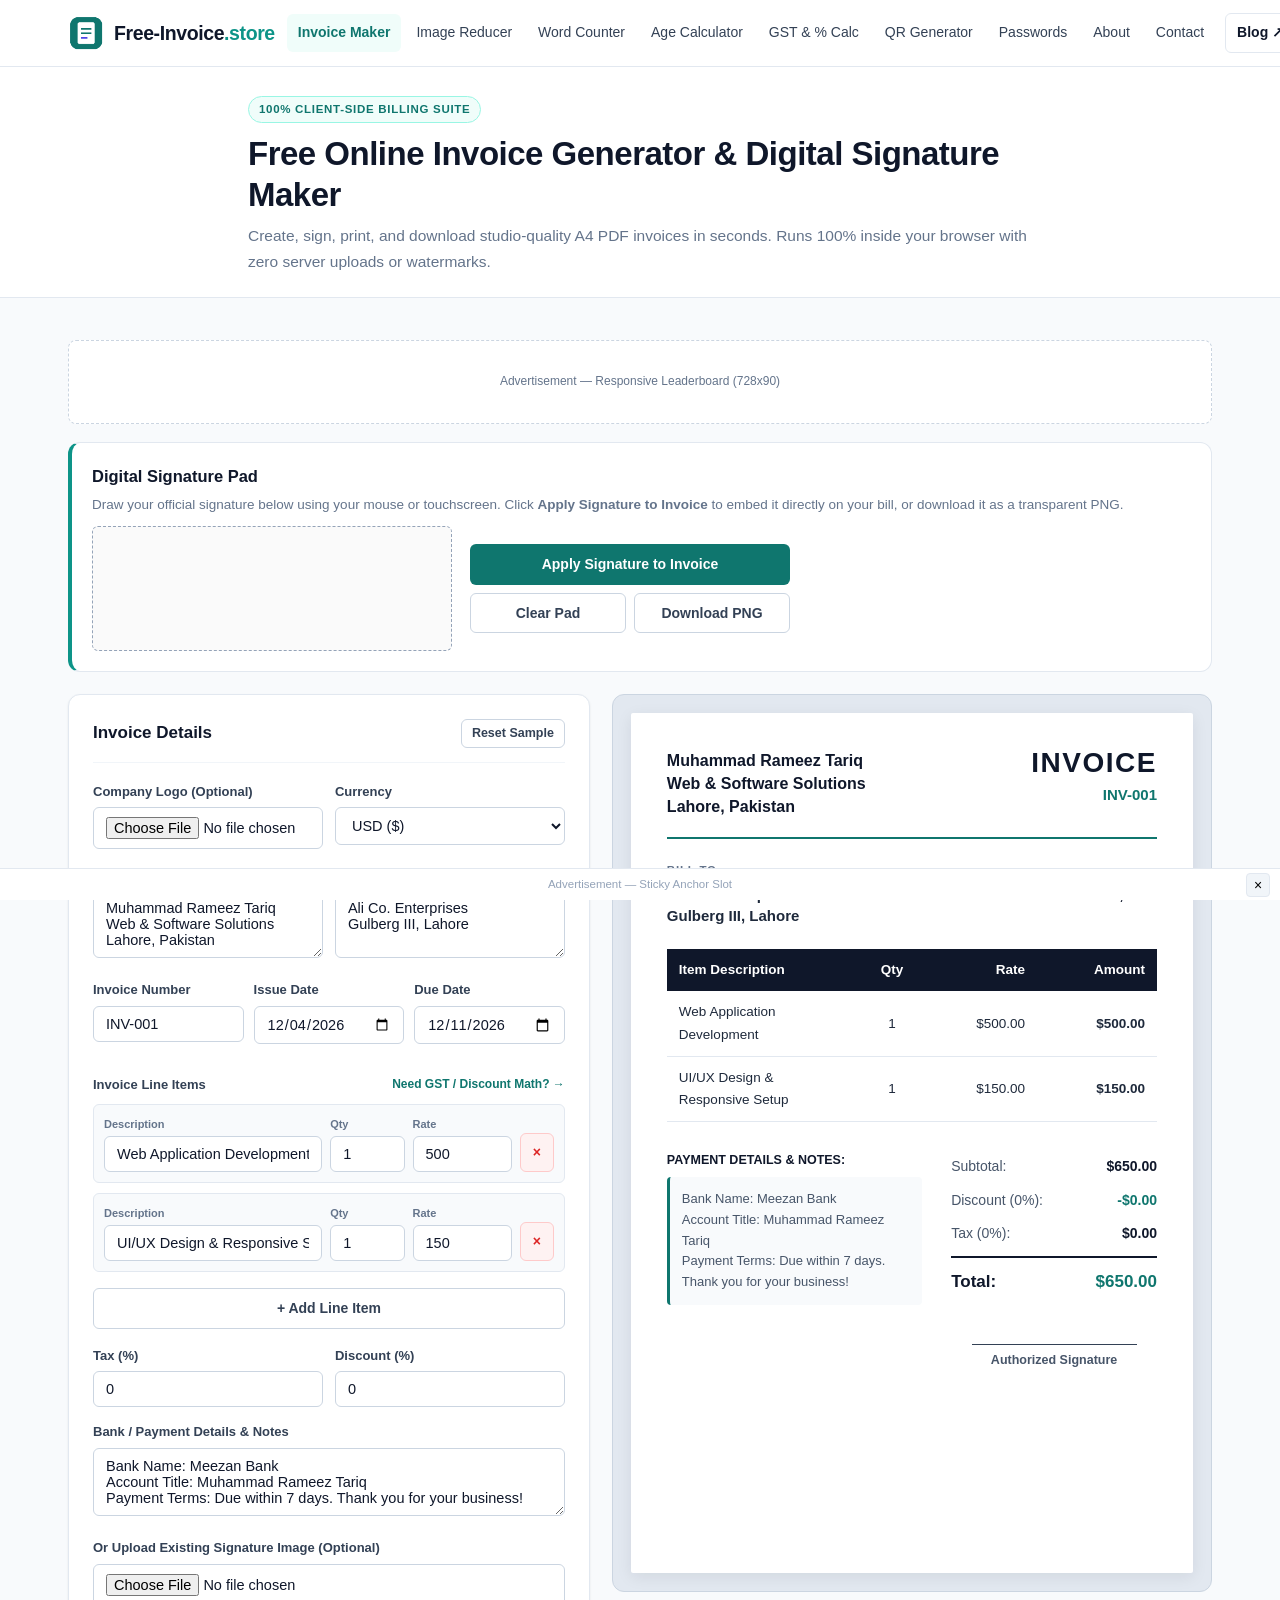
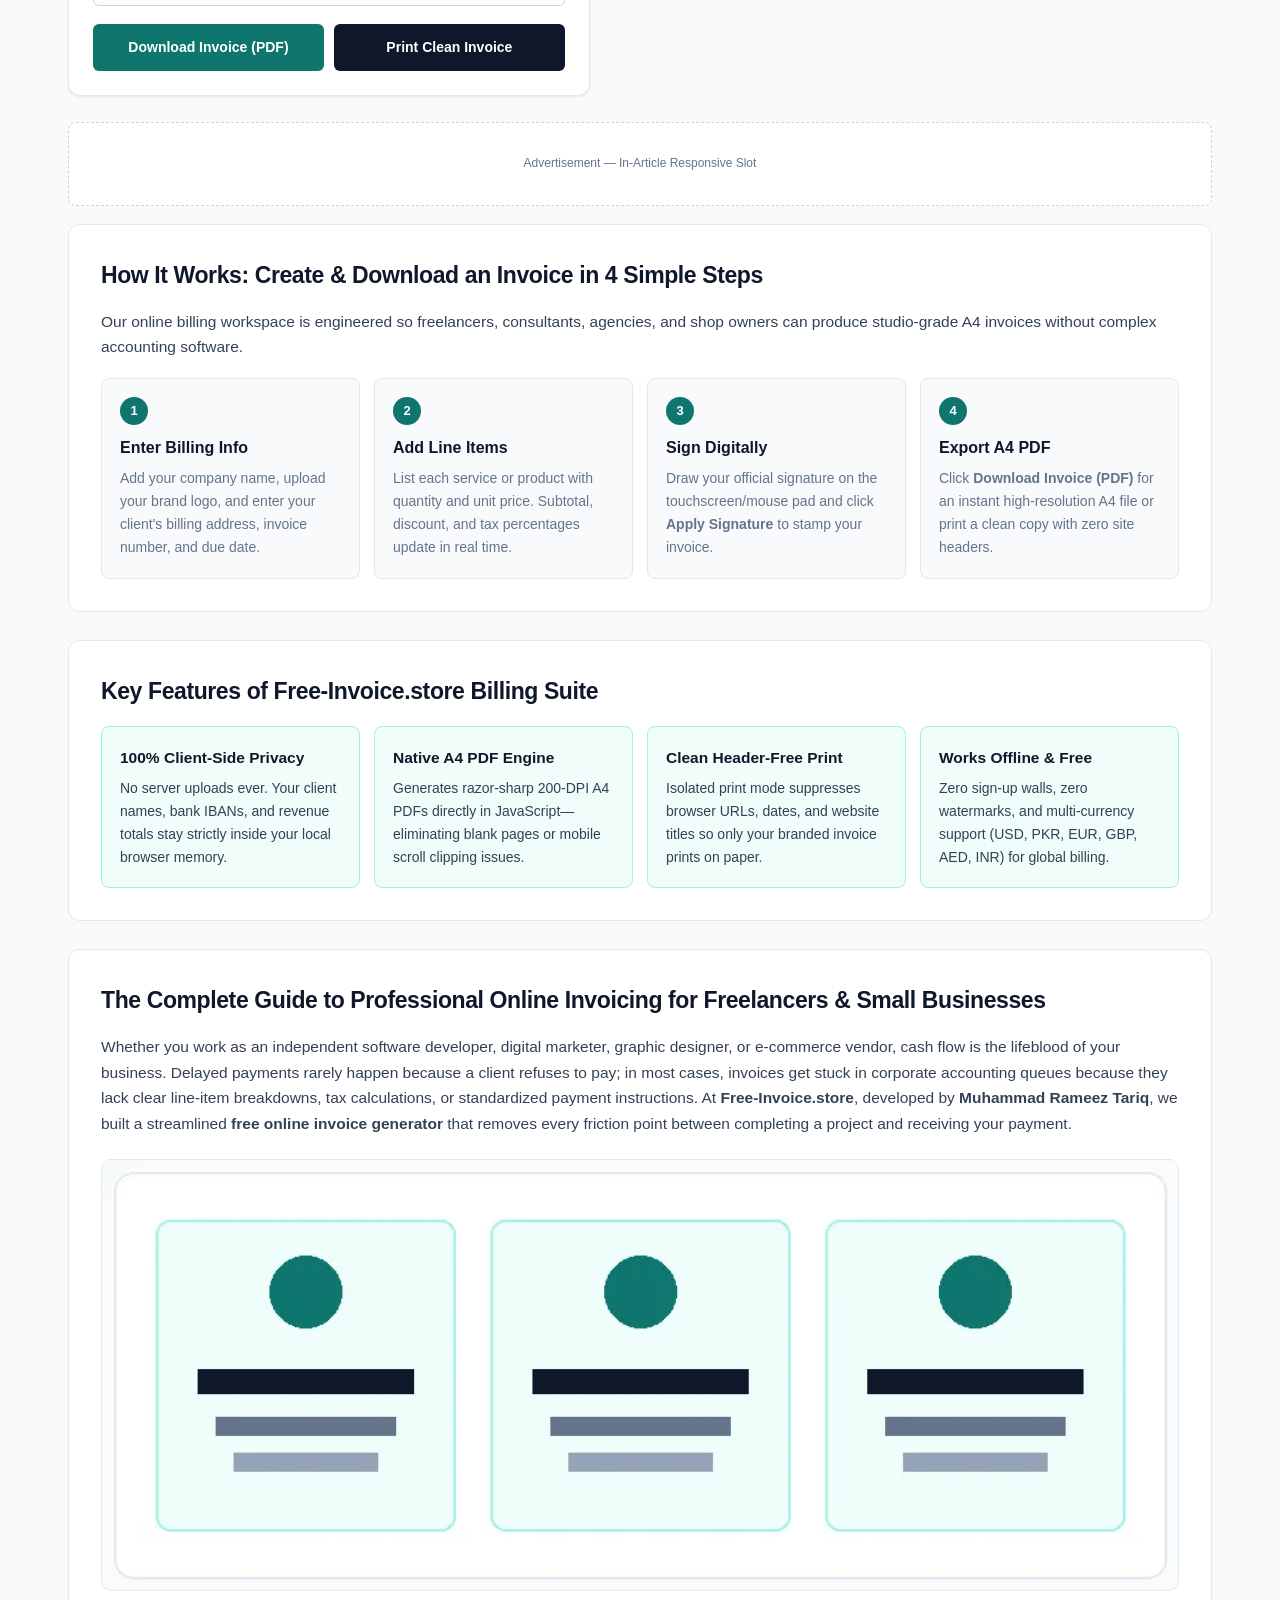
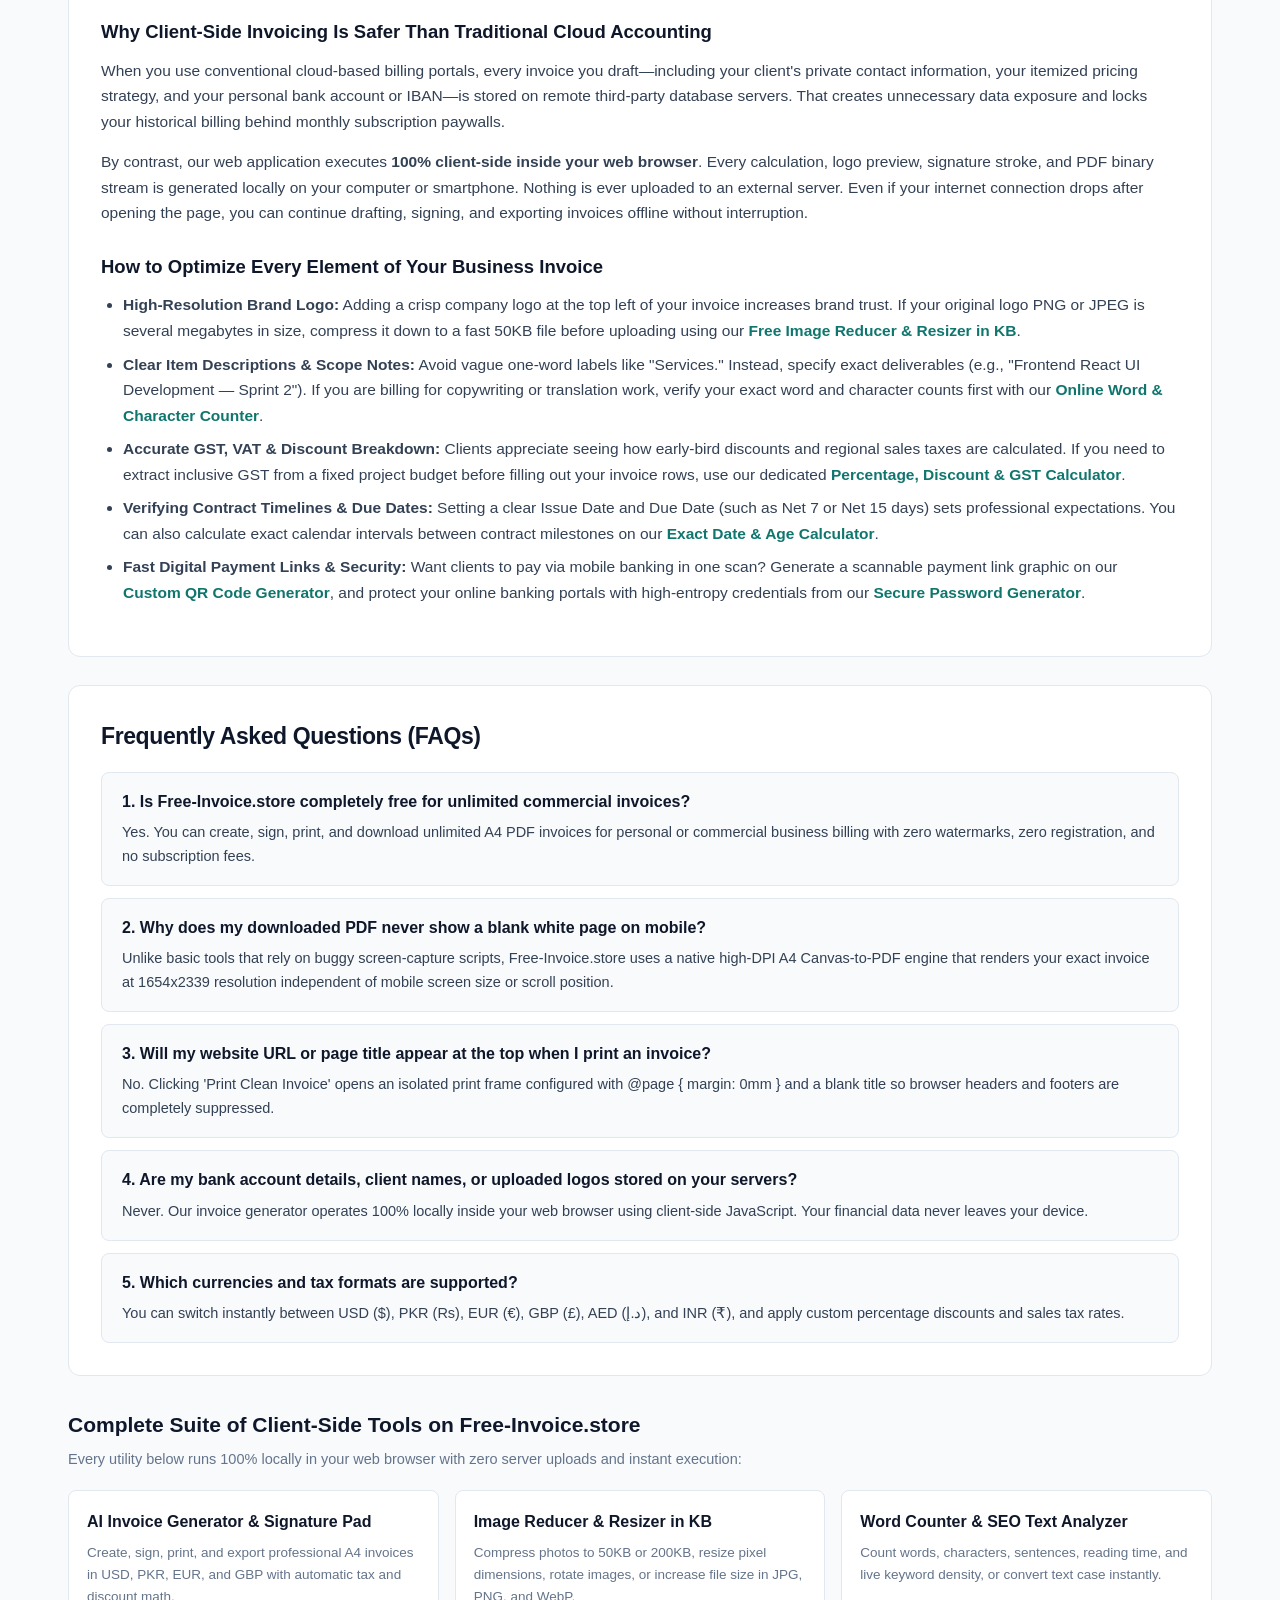
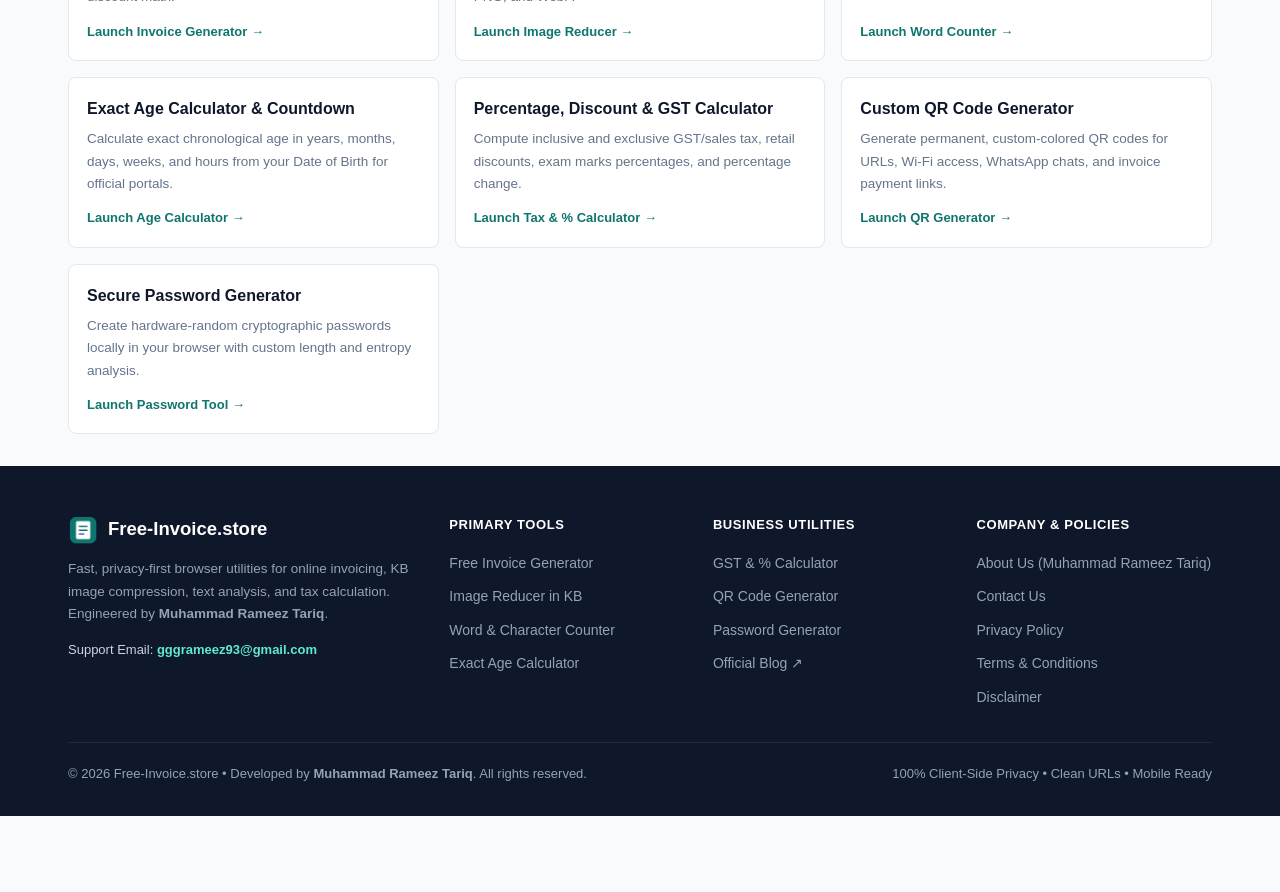
<file: index.html>
<!DOCTYPE html>
<html lang="en">
<head>
  <meta charset="UTF-8">
  <meta name="viewport" content="width=device-width, initial-scale=1.0">
  <title>Free Online Invoice Generator & PDF Maker | Free-Invoice</title>
  <meta name="description" content="Create, sign, print, and download professional A4 PDF invoices online for free. Features digital signature pad, multi-currency billing, and 100% privacy.">
  <meta name="keywords" content="free invoice generator, online invoice maker, pdf invoice generator, digital signature pad, billing software free, free-invoice.store">
  <meta name="author" content="Muhammad Rameez Tariq">
  <meta name="robots" content="index, follow">
  <link rel="canonical" href="https://free-invoice.store/" />
  <link rel="icon" type="image/png" href="logo.png">

  <!-- Open Graph (OG) Tags for WhatsApp, Facebook & LinkedIn -->
  <meta property="og:type" content="website">
  <meta property="og:title" content="Free Online Invoice Generator & PDF Maker | Free-Invoice">
  <meta property="og:description" content="Create, sign, print, and download professional A4 PDF invoices online for free. Features digital signature pad, multi-currency billing, and 100% privacy.">
  <meta property="og:url" content="https://free-invoice.store/">
  <meta property="og:site_name" content="Free-Invoice.store">
  <meta property="og:image" content="https://free-invoice.store/assets/images/og-preview.webp">

  <!-- Twitter Card Tags -->
  <meta name="twitter:card" content="summary_large_image">
  <meta name="twitter:title" content="Free Online Invoice Generator & PDF Maker | Free-Invoice">
  <meta name="twitter:description" content="Create, sign, print, and download professional A4 PDF invoices online for free. Features digital signature pad, multi-currency billing, and 100% privacy.">
  <meta name="twitter:image" content="https://free-invoice.store/assets/images/og-preview.webp">

  <link rel="stylesheet" href="assets/css/styles.css">
  
  <style>
    .sig-card {
      background: var(--bg-card);
      border: 1px solid var(--border-light);
      border-left: 4px solid var(--brand);
      border-radius: var(--radius-md);
      padding: 20px;
      margin-bottom: 22px;
    }
    .sig-layout {
      display: grid;
      grid-template-columns: auto 1fr;
      gap: 18px;
      align-items: center;
    }
    .sig-canvas {
      border: 1.5px dashed #94a3b8;
      border-radius: var(--radius-xs);
      background: #fafafa;
      cursor: crosshair;
      touch-action: none;
      width: 360px;
      height: 125px;
      max-width: 100%;
      display: block;
    }

    .invoice-workspace {
      display: grid;
      grid-template-columns: 1fr 1.15fr;
      gap: 22px;
      align-items: start;
      margin-bottom: 26px;
    }

    .item-row {
      display: grid;
      grid-template-columns: 2.2fr 0.75fr 1fr auto;
      gap: 8px;
      align-items: end;
      margin-bottom: 10px;
      background: var(--bg-page);
      padding: 10px;
      border-radius: var(--radius-xs);
      border: 1px solid var(--border-light);
    }
    .item-row .mini-label {
      display: block;
      font-size: 11px;
      font-weight: 600;
      color: var(--text-muted);
      margin-bottom: 3px;
    }

    .preview-container {
      background: #e2e8f0;
      padding: 18px;
      border-radius: var(--radius-md);
      border: 1px solid #cbd5e1;
      overflow: hidden;
    }

    .invoice-paper {
      background: #ffffff;
      color: #0f172a;
      width: 100%;
      max-width: 760px;
      min-height: 860px;
      padding: 36px;
      margin: 0 auto;
      border-radius: 2px;
      box-shadow: 0 4px 16px rgba(15, 23, 42, 0.08);
      box-sizing: border-box;
    }

    .inv-header {
      display: flex;
      justify-content: space-between;
      align-items: flex-start;
      border-bottom: 2px solid #0f766e;
      padding-bottom: 18px;
      margin-bottom: 22px;
      gap: 16px;
    }
    .inv-title {
      font-size: 28px;
      font-weight: 800;
      color: #0f172a;
      letter-spacing: 1.5px;
      line-height: 1;
    }
    .inv-meta-grid {
      display: flex;
      justify-content: space-between;
      margin-bottom: 22px;
      gap: 16px;
      flex-wrap: wrap;
    }
    .inv-table {
      width: 100%;
      border-collapse: collapse;
      margin: 18px 0;
      font-size: 13.5px;
    }
    .inv-table th {
      background: #0f172a;
      color: #ffffff;
      padding: 10px 12px;
      text-align: left;
      font-weight: 600;
    }
    .inv-table td {
      padding: 10px 12px;
      border-bottom: 1px solid #e2e8f0;
      color: #1e293b;
    }
    .inv-footer-grid {
      display: flex;
      justify-content: space-between;
      align-items: flex-start;
      margin-top: 28px;
      gap: 22px;
    }

    @media (max-width: 992px) {
      .invoice-workspace, .sig-layout {
        grid-template-columns: 1fr;
      }
      .sig-canvas {
        width: 100%;
      }
    }

    @media (max-width: 640px) {
      .item-row {
        grid-template-columns: 1fr 1fr;
      }
      .item-row .desc-col {
        grid-column: 1 / -1;
      }
      .preview-container {
        padding: 10px;
      }
      .invoice-paper {
        padding: 18px 14px;
        min-height: auto;
      }
      .inv-title {
        font-size: 22px;
      }
      .inv-footer-grid {
        flex-direction: column;
      }
      .inv-footer-col {
        width: 100% !important;
      }
      .inv-table th, .inv-table td {
        padding: 8px 6px;
        font-size: 12px;
      }
    }

    @page {
      size: A4 portrait;
      margin: 0mm;
    }
    @media print {
      html, body {
        background: #ffffff !important;
        margin: 0 !important;
        padding: 0 !important;
      }
      .no-print, .site-header, .hero-banner, .ad-container, .sig-card, .editor-card, .content-section, .tools-directory, .site-footer, .sticky-ad, #globalToast {
        display: none !important;
      }
      main.container, .invoice-workspace, .preview-container {
        display: block !important;
        padding: 0 !important;
        margin: 0 !important;
        border: none !important;
        background: transparent !important;
        max-width: 100% !important;
      }
      .invoice-paper {
        width: 100% !important;
        max-width: 100% !important;
        padding: 16mm 18mm !important;
        margin: 0 !important;
        box-shadow: none !important;
      }
    }
  </style>

  <script type="application/ld+json">
{
  "@context": "https://schema.org",
  "@type": "WebApplication",
  "name": "Free Online Invoice Generator & PDF Maker",
  "url": "https://free-invoice.store/",
  "operatingSystem": "All",
  "applicationCategory": "BusinessApplication",
  "offers": {
    "@type": "Offer",
    "price": "0",
    "priceCurrency": "USD"
  },
  "author": {
    "@type": "Person",
    "name": "Muhammad Rameez Tariq"
  }
}
</script>
  <script type="application/ld+json">
{
  "@context": "https://schema.org",
  "@type": "FAQPage",
  "mainEntity": [
    {
      "@type": "Question",
      "name": "1. Is Free-Invoice.store completely free for unlimited commercial invoices?",
      "acceptedAnswer": {
        "@type": "Answer",
        "text": "Yes. You can create, sign, print, and download unlimited A4 PDF invoices for personal or commercial business billing with zero watermarks, zero registration, and no subscription fees."
      }
    },
    {
      "@type": "Question",
      "name": "2. Why does my downloaded PDF never show a blank white page on mobile?",
      "acceptedAnswer": {
        "@type": "Answer",
        "text": "Unlike basic tools that rely on buggy screen-capture scripts, Free-Invoice.store uses a native high-DPI A4 Canvas-to-PDF engine that renders your exact invoice at 1654x2339 resolution independent of mobile screen size or scroll position."
      }
    },
    {
      "@type": "Question",
      "name": "3. Will my website URL or page title appear at the top when I print an invoice?",
      "acceptedAnswer": {
        "@type": "Answer",
        "text": "No. Clicking 'Print Clean Invoice' opens an isolated print frame configured with @page { margin: 0mm } and a blank title so browser headers and footers are completely suppressed."
      }
    },
    {
      "@type": "Question",
      "name": "4. Are my bank account details, client names, or uploaded logos stored on your servers?",
      "acceptedAnswer": {
        "@type": "Answer",
        "text": "Never. Our invoice generator operates 100% locally inside your web browser using client-side JavaScript. Your financial data never leaves your device."
      }
    },
    {
      "@type": "Question",
      "name": "5. Which currencies and tax formats are supported?",
      "acceptedAnswer": {
        "@type": "Answer",
        "text": "You can switch instantly between USD ($), PKR (Rs), EUR (\u20ac), GBP (\u00a3), AED (\u062f.\u0625), and INR (\u20b9), and apply custom percentage discounts and sales tax rates."
      }
    }
  ]
}
</script>
</head>
<body>

  <!-- Sticky Header with Original Logo & Clean Extensionless Links -->
  <header class="site-header no-print">
    <div class="container header-inner">
      <a href="/" class="brand-logo" aria-label="Free-Invoice.store Home">
        <img src="logo.png" alt="Free-Invoice.store Official Logo" width="36" height="36" onerror="this.style.display='none'; this.nextElementSibling.style.display='inline-block';">
        <svg width="34" height="34" viewBox="0 0 48 48" fill="none" style="display:none;flex-shrink:0;"><rect width="48" height="48" rx="10" fill="#0f766e"/><path d="M14 12h14l6 6v18a2 2 0 0 1-2 2H14a2 2 0 0 1-2-2V14a2 2 0 0 1 2-2z" fill="#fff"/></svg>
        <span>Free-Invoice<span class="tld">.store</span></span>
      </a>

      <nav class="desktop-nav" aria-label="Primary Navigation">
        <a href="/" class="nav-item active">Invoice Maker</a>
        <a href="/image-reducer" class="nav-item">Image Reducer</a>
        <a href="/word-counter" class="nav-item">Word Counter</a>
        <a href="/age-calculator" class="nav-item">Age Calculator</a>
        <a href="/percentage-calculator" class="nav-item">GST &amp; % Calc</a>
        <a href="/qr-code-generator" class="nav-item">QR Generator</a>
        <a href="/password-generator" class="nav-item">Passwords</a>
        <a href="/about" class="nav-item">About</a>
        <a href="/contact" class="nav-item">Contact</a>
        <a href="https://blog.free-invoice.store" target="_blank" rel="noopener" class="nav-item blog-pill">Blog &#8599;</a>
      </nav>

      <button type="button" class="mobile-toggle" onclick="toggleMobileMenu()" aria-label="Toggle Navigation Menu">
        <svg width="20" height="20" viewBox="0 0 24 24" fill="none" stroke="currentColor" stroke-width="2.2" stroke-linecap="round"><line x1="3" y1="6" x2="21" y2="6"/><line x1="3" y1="12" x2="21" y2="12"/><line x1="3" y1="18" x2="21" y2="18"/></svg>
      </button>
    </div>

    <div id="mobileDrawer" class="mobile-drawer">
      <a href="/" class="nav-item active">Invoice Generator</a>
      <a href="/image-reducer" class="nav-item">Image Reducer (KB)</a>
      <a href="/word-counter" class="nav-item">Word Counter</a>
      <a href="/age-calculator" class="nav-item">Age Calculator</a>
      <a href="/percentage-calculator" class="nav-item">GST &amp; % Calculator</a>
      <a href="/qr-code-generator" class="nav-item">QR Code Generator</a>
      <a href="/password-generator" class="nav-item">Password Generator</a>
      <a href="/about" class="nav-item">About Us</a>
      <a href="/contact" class="nav-item">Contact Us</a>
      <a href="https://blog.free-invoice.store" target="_blank" rel="noopener" class="nav-item blog-pill">Official Blog &#8599;</a>
    </div>
  </header>

  <!-- Static HTML Core Hero Banner (Crawlable H1 & Intro Text) -->
  <section class="hero-banner no-print">
    <div class="container hero-inner">
      <span class="hero-tag">100% Client-Side Billing Suite</span>
      <h1>Free Online Invoice Generator & Digital Signature Maker</h1>
      <p>Create, sign, print, and download studio-quality A4 PDF invoices in seconds. Runs 100% inside your browser with zero server uploads or watermarks.</p>
    </div>
  </section>

  <!-- Top AdSense Slot -->
  <div class="container no-print">
    <div class="ad-container" aria-label="Advertisement">
      <span>Advertisement — Responsive Leaderboard (728x90)</span>
    </div>
  </div>

  <!-- Main Interactive Tool + Static SEO Content -->
  <main class="container">
    
  <!-- Digital Signature Pad -->
  <div class="sig-card no-print">
    <div style="margin-bottom:10px;">
      <h2 style="margin:0 0 4px;font-size:16.5px;font-weight:700;color:var(--text-primary);">Digital Signature Pad</h2>
      <p style="margin:0;font-size:13.5px;color:var(--text-muted);">Draw your official signature below using your mouse or touchscreen. Click <strong>Apply Signature to Invoice</strong> to embed it directly on your bill, or download it as a transparent PNG.</p>
    </div>
    <div class="sig-layout">
      <canvas id="sig-canvas" class="sig-canvas" width="360" height="125"></canvas>
      <div style="display:flex;flex-direction:column;gap:8px;max-width:320px;">
        <button type="button" class="btn btn-primary" onclick="applySignatureToInvoice()">Apply Signature to Invoice</button>
        <div style="display:grid;grid-template-columns:1fr 1fr;gap:8px;">
          <button type="button" class="btn btn-outline" onclick="clearSignature()">Clear Pad</button>
          <button type="button" class="btn btn-outline" onclick="downloadSignature()">Download PNG</button>
        </div>
      </div>
    </div>
  </div>

  <!-- Main Editor + Live Preview -->
  <div class="invoice-workspace">
    <!-- Left Editor Form -->
    <div class="card editor-card no-print" style="margin-bottom:0;">
      <div class="card-header">
        <h2 class="card-title">Invoice Details</h2>
        <button type="button" class="btn btn-outline" style="padding:5px 10px;font-size:12.5px;" onclick="resetInvoiceForm()">Reset Sample</button>
      </div>

      <div class="grid-2" style="gap:12px;">
        <div class="form-group">
          <label class="form-label" for="input-logo">Company Logo (Optional)</label>
          <input type="file" id="input-logo" class="form-control" accept="image/*" onchange="uploadImage(event, 'prev-logo')">
        </div>
        <div class="form-group">
          <label class="form-label" for="input-curr">Currency</label>
          <select id="input-curr" class="form-control" onchange="updatePreview()">
            <option value="$">USD ($)</option>
            <option value="Rs ">PKR (Rs)</option>
            <option value="€">EUR (€)</option>
            <option value="£">GBP (£)</option>
            <option value="AED ">AED (د.إ)</option>
            <option value="₹">INR (₹)</option>
          </select>
        </div>
      </div>

      <div class="grid-2" style="gap:12px;">
        <div class="form-group">
          <label class="form-label" for="input-from">From (Your Name / Company)</label>
          <textarea id="input-from" class="form-control" rows="3" oninput="updatePreview()">Muhammad Rameez Tariq
Web & Software Solutions
Lahore, Pakistan</textarea>
        </div>
        <div class="form-group">
          <label class="form-label" for="input-to">Bill To (Client Name &amp; Address)</label>
          <textarea id="input-to" class="form-control" rows="3" oninput="updatePreview()">Ali Co. Enterprises
Gulberg III, Lahore</textarea>
        </div>
      </div>

      <div class="grid-3" style="gap:10px;">
        <div class="form-group">
          <label class="form-label" for="input-inv">Invoice Number</label>
          <input type="text" id="input-inv" class="form-control" value="INV-001" oninput="updatePreview()">
        </div>
        <div class="form-group">
          <label class="form-label" for="input-date">Issue Date</label>
          <input type="date" id="input-date" class="form-control" oninput="updatePreview()">
        </div>
        <div class="form-group">
          <label class="form-label" for="input-due">Due Date</label>
          <input type="date" id="input-due" class="form-control" oninput="updatePreview()">
        </div>
      </div>

      <!-- Line Items Section -->
      <div style="margin:16px 0;">
        <div style="display:flex;justify-content:space-between;align-items:center;margin-bottom:8px;flex-wrap:wrap;gap:6px;">
          <label class="form-label" style="margin:0;">Invoice Line Items</label>
          <a href="/percentage-calculator" style="font-size:12px;font-weight:600;">Need GST / Discount Math? &rarr;</a>
        </div>
        <div id="items-wrapper"></div>
        <button type="button" class="btn btn-outline btn-block" style="margin-top:6px;" onclick="addItem()">+ Add Line Item</button>
      </div>

      <div class="grid-2" style="gap:12px;">
        <div class="form-group">
          <label class="form-label" for="input-tax">Tax (%)</label>
          <input type="number" id="input-tax" class="form-control" value="0" min="0" step="0.1" oninput="updatePreview()">
        </div>
        <div class="form-group">
          <label class="form-label" for="input-disc">Discount (%)</label>
          <input type="number" id="input-disc" class="form-control" value="0" min="0" step="0.1" oninput="updatePreview()">
        </div>
      </div>

      <div class="form-group">
        <label class="form-label" for="input-bank">Bank / Payment Details &amp; Notes</label>
        <textarea id="input-bank" class="form-control" rows="3" placeholder="Bank Name: Meezan Bank&#10;Account No: 123456789&#10;IBAN: PK..." oninput="updatePreview()">Bank Name: Meezan Bank
Account Title: Muhammad Rameez Tariq
Payment Terms: Due within 7 days. Thank you for your business!</textarea>
      </div>

      <div class="form-group">
        <label class="form-label" for="input-sign">Or Upload Existing Signature Image (Optional)</label>
        <input type="file" id="input-sign" class="form-control" accept="image/*" onchange="uploadImage(event, 'prev-sign')">
      </div>

      <!-- Action Buttons -->
      <div class="grid-2" style="gap:10px;margin-top:18px;">
        <button type="button" id="pdfDownloadBtn" class="btn btn-primary" style="padding:13px;" onclick="downloadPDF()">Download Invoice (PDF)</button>
        <button type="button" class="btn btn-dark" style="padding:13px;" onclick="printInvoice()">Print Clean Invoice</button>
      </div>
    </div>

    <!-- Right Live Invoice Paper Preview -->
    <div class="preview-container">
      <div class="invoice-paper" id="invoice-preview">
        <div class="inv-header">
          <div>
            <img id="prev-logo" style="max-height:64px;display:none;margin-bottom:10px;" alt="Uploaded Company Logo">
            <div id="prev-from" style="font-weight:700;font-size:16px;white-space:pre-line;line-height:1.45;color:#0f172a;">Muhammad Rameez Tariq</div>
          </div>
          <div style="text-align:right;">
            <div class="inv-title">INVOICE</div>
            <div style="color:#0f766e;font-weight:700;font-size:15px;margin-top:6px;" id="prev-inv">INV-001</div>
          </div>
        </div>

        <div class="inv-meta-grid">
          <div>
            <div style="font-size:11.5px;text-transform:uppercase;letter-spacing:0.8px;color:#64748b;font-weight:700;margin-bottom:4px;">Bill To:</div>
            <div id="prev-to" style="font-size:15px;white-space:pre-line;color:#1e293b;font-weight:600;line-height:1.45;">Ali Co. Enterprises</div>
          </div>
          <div style="text-align:right;font-size:13.5px;line-height:1.75;color:#334155;">
            <div><strong style="color:#64748b;">Issue Date:</strong> <span id="prev-date" style="font-weight:600;color:#0f172a;"></span></div>
            <div><strong style="color:#64748b;">Due Date:</strong> <span id="prev-due" style="font-weight:600;color:#0f172a;"></span></div>
          </div>
        </div>

        <table class="inv-table">
          <thead>
            <tr>
              <th>Item Description</th>
              <th style="text-align:center;width:70px;">Qty</th>
              <th style="text-align:right;width:110px;">Rate</th>
              <th style="text-align:right;width:120px;">Amount</th>
            </tr>
          </thead>
          <tbody id="prev-items-body"></tbody>
        </table>

        <div class="inv-footer-grid">
          <div class="inv-footer-col" style="width:52%;">
            <div style="font-size:12.5px;font-weight:700;text-transform:uppercase;color:#0f172a;margin-bottom:6px;">Payment Details &amp; Notes:</div>
            <div id="prev-bank" style="white-space:pre-line;font-size:13px;color:#475569;line-height:1.6;background:#f8fafc;padding:12px;border-radius:4px;border-left:3px solid #0f766e;"></div>
          </div>

          <div class="inv-footer-col" style="width:42%;">
            <div style="font-size:14px;">
              <div style="display:flex;justify-content:space-between;padding:5px 0;color:#475569;">
                <span>Subtotal:</span>
                <span id="prev-subtotal" style="font-weight:600;color:#0f172a;">$0.00</span>
              </div>
              <div style="display:flex;justify-content:space-between;padding:5px 0;color:#475569;">
                <span>Discount (<span id="prev-disc-lbl">0</span>%):</span>
                <span id="prev-disc-amt" style="color:#0f766e;font-weight:600;">-$0.00</span>
              </div>
              <div style="display:flex;justify-content:space-between;padding:5px 0;color:#475569;">
                <span>Tax (<span id="prev-tax-lbl">0</span>%):</span>
                <span id="prev-tax-amt" style="font-weight:600;color:#0f172a;">$0.00</span>
              </div>
              <div style="display:flex;justify-content:space-between;padding:10px 0;margin-top:6px;border-top:2px solid #0f172a;font-size:17px;font-weight:800;color:#0f172a;">
                <span>Total:</span>
                <span id="prev-total" style="color:#0f766e;">$0.00</span>
              </div>
            </div>

            <div style="margin-top:38px;text-align:center;">
              <img id="prev-sign" style="max-height:58px;display:none;margin:0 auto 6px auto;" alt="Authorized Digital Signature">
              <div style="border-top:1px solid #334155;display:inline-block;padding-top:5px;width:165px;font-size:12.5px;font-weight:600;color:#475569;">Authorized Signature</div>
            </div>
          </div>
        </div>
      </div>
    </div>
  </div>

  <script>
    const canvas = document.getElementById('sig-canvas');
    const ctx = canvas.getContext('2d');
    let isDrawing = false;

    ctx.strokeStyle = '#0f172a';
    ctx.lineWidth = 2.2;
    ctx.lineJoin = 'round';
    ctx.lineCap = 'round';

    function getPos(e) {
      const rect = canvas.getBoundingClientRect();
      const scaleX = canvas.width / rect.width;
      const scaleY = canvas.height / rect.height;
      const clientX = e.touches ? e.touches[0].clientX : e.clientX;
      const clientY = e.touches ? e.touches[0].clientY : e.clientY;
      return {
        x: (clientX - rect.left) * scaleX,
        y: (clientY - rect.top) * scaleY
      };
    }

    canvas.addEventListener('mousedown', (e) => { isDrawing = true; const p = getPos(e); ctx.beginPath(); ctx.moveTo(p.x, p.y); });
    canvas.addEventListener('mousemove', (e) => {
      if (!isDrawing) return;
      const p = getPos(e);
      ctx.lineTo(p.x, p.y);
      ctx.stroke();
    });
    canvas.addEventListener('mouseup', () => { isDrawing = false; ctx.beginPath(); });
    canvas.addEventListener('mouseout', () => { isDrawing = false; ctx.beginPath(); });

    canvas.addEventListener('touchstart', (e) => { isDrawing = true; const p = getPos(e); ctx.beginPath(); ctx.moveTo(p.x, p.y); e.preventDefault(); }, {passive: false});
    canvas.addEventListener('touchmove', (e) => {
      if (!isDrawing) return;
      const p = getPos(e);
      ctx.lineTo(p.x, p.y);
      ctx.stroke();
      e.preventDefault();
    }, {passive: false});
    canvas.addEventListener('touchend', () => { isDrawing = false; ctx.beginPath(); });

    function clearSignature() {
      ctx.clearRect(0, 0, canvas.width, canvas.height);
      showToast('Signature pad cleared.');
    }

    function downloadSignature() {
      const link = document.createElement('a');
      link.download = 'signature.png';
      link.href = canvas.toDataURL('image/png');
      link.click();
      showToast('Signature PNG downloaded.');
    }

    function applySignatureToInvoice() {
      const dataURL = canvas.toDataURL('image/png');
      const imgElement = document.getElementById('prev-sign');
      imgElement.src = dataURL;
      imgElement.style.display = 'block';
      showToast('Signature added to invoice.');
    }

    const today = new Date();
    const nextWeek = new Date(today.getTime() + 7 * 24 * 60 * 60 * 1000);
    document.getElementById('input-date').valueAsDate = today;
    document.getElementById('input-due').valueAsDate = nextWeek;

    function uploadImage(event, targetId) {
      const file = event.target.files[0];
      if (file) {
        const reader = new FileReader();
        reader.onload = function(e) {
          const imgElement = document.getElementById(targetId);
          imgElement.src = e.target.result;
          imgElement.style.display = 'block';
        };
        reader.readAsDataURL(file);
      }
    }

    function addItem(desc = '', qty = 1, rate = 0) {
      const wrapper = document.getElementById('items-wrapper');
      const row = document.createElement('div');
      row.className = 'item-row';
      row.innerHTML = `
        <div class="desc-col">
          <span class="mini-label">Description</span>
          <input type="text" class="form-control item-desc" placeholder="Service or product" value="${desc}" oninput="updatePreview()">
        </div>
        <div>
          <span class="mini-label">Qty</span>
          <input type="number" class="form-control item-qty" value="${qty}" min="1" oninput="updatePreview()">
        </div>
        <div>
          <span class="mini-label">Rate</span>
          <input type="number" class="form-control item-rate" value="${rate}" min="0" step="0.01" oninput="updatePreview()">
        </div>
        <div>
          <button type="button" class="btn btn-danger" style="padding:9px 12px;" onclick="this.closest('.item-row').remove(); updatePreview();" title="Remove">&times;</button>
        </div>
      `;
      wrapper.appendChild(row);
      updatePreview();
    }

    function updatePreview() {
      const curr = document.getElementById('input-curr').value;
      document.getElementById('prev-from').innerText = document.getElementById('input-from').value;
      document.getElementById('prev-to').innerText = document.getElementById('input-to').value;
      document.getElementById('prev-inv').innerText = document.getElementById('input-inv').value;
      document.getElementById('prev-bank').innerText = document.getElementById('input-bank').value;

      const dateVal = document.getElementById('input-date').value;
      const dueVal = document.getElementById('input-due').value;
      if (dateVal) {
        document.getElementById('prev-date').innerText = new Date(dateVal + 'T00:00:00').toLocaleDateString('en-US', { year: 'numeric', month: 'short', day: 'numeric' });
      }
      if (dueVal) {
        document.getElementById('prev-due').innerText = new Date(dueVal + 'T00:00:00').toLocaleDateString('en-US', { year: 'numeric', month: 'short', day: 'numeric' });
      }

      const itemRows = document.querySelectorAll('.item-row');
      const tbody = document.getElementById('prev-items-body');
      tbody.innerHTML = '';
      let subtotal = 0;

      itemRows.forEach(row => {
        const desc = row.querySelector('.item-desc').value;
        const qty = parseFloat(row.querySelector('.item-qty').value) || 0;
        const rate = parseFloat(row.querySelector('.item-rate').value) || 0;
        const amount = qty * rate;
        subtotal += amount;

        if (desc || amount > 0) {
          const tr = document.createElement('tr');
          tr.innerHTML = `
            <td style="font-weight:500;">${desc || 'Item'}</td>
            <td style="text-align:center;">${qty}</td>
            <td style="text-align:right;">${curr}${rate.toFixed(2)}</td>
            <td style="text-align:right;font-weight:700;">${curr}${amount.toFixed(2)}</td>
          `;
          tbody.appendChild(tr);
        }
      });

      const discPercent = parseFloat(document.getElementById('input-disc').value) || 0;
      const discAmount = (subtotal * discPercent) / 100;
      const afterDisc = Math.max(0, subtotal - discAmount);

      const taxPercent = parseFloat(document.getElementById('input-tax').value) || 0;
      const taxAmount = (afterDisc * taxPercent) / 100;
      const grandTotal = afterDisc + taxAmount;

      document.getElementById('prev-subtotal').innerText = `${curr}${subtotal.toFixed(2)}`;
      document.getElementById('prev-disc-lbl').innerText = discPercent;
      document.getElementById('prev-disc-amt').innerText = `-${curr}${discAmount.toFixed(2)}`;
      document.getElementById('prev-tax-lbl').innerText = taxPercent;
      document.getElementById('prev-tax-amt').innerText = `${curr}${taxAmount.toFixed(2)}`;
      document.getElementById('prev-total').innerText = `${curr}${grandTotal.toFixed(2)}`;
    }

    function resetInvoiceForm() {
      document.getElementById('items-wrapper').innerHTML = '';
      addItem('Web Application Development', 1, 500);
      addItem('UI/UX Design & Responsive Setup', 1, 150);
      showToast('Sample invoice restored.');
    }

    function renderInvoiceToA4Canvas() {
      const W = 1654;
      const H = 2339;
      const c = document.createElement('canvas');
      c.width = W;
      c.height = H;
      const g = c.getContext('2d');

      g.fillStyle = '#ffffff';
      g.fillRect(0, 0, W, H);

      const pad = 110;
      let y = pad;

      const logoImg = document.getElementById('prev-logo');
      if (logoImg && logoImg.style.display !== 'none' && logoImg.src && logoImg.naturalWidth > 0) {
        const maxH = 110;
        const ratio = logoImg.naturalWidth / logoImg.naturalHeight;
        const drawW = Math.min(340, maxH * ratio);
        g.drawImage(logoImg, pad, y, drawW, maxH);
        y += maxH + 22;
      }

      g.fillStyle = '#0f172a';
      g.font = '800 58px Inter, Arial, sans-serif';
      g.textAlign = 'right';
      g.fillText('INVOICE', W - pad, pad + 52);

      const invNum = document.getElementById('input-inv').value || 'INV-001';
      g.fillStyle = '#0f766e';
      g.font = '700 30px Inter, Arial, sans-serif';
      g.fillText(invNum, W - pad, pad + 98);

      g.textAlign = 'left';
      const fromLines = (document.getElementById('input-from').value || '').split('\n');
      fromLines.forEach((line, idx) => {
        g.font = idx === 0 ? '700 31px Inter, Arial, sans-serif' : '500 25px Inter, Arial, sans-serif';
        g.fillStyle = idx === 0 ? '#0f172a' : '#334155';
        g.fillText(line, pad, y + 30);
        y += 38;
      });

      y = Math.max(y + 24, pad + 140);

      g.strokeStyle = '#0f766e';
      g.lineWidth = 4;
      g.beginPath();
      g.moveTo(pad, y);
      g.lineTo(W - pad, y);
      g.stroke();

      y += 50;

      const metaStartY = y;
      g.fillStyle = '#64748b';
      g.font = '700 22px Inter, Arial, sans-serif';
      g.textAlign = 'left';
      g.fillText('BILL TO:', pad, y);
      y += 36;

      const toLines = (document.getElementById('input-to').value || '').split('\n');
      toLines.forEach((line, idx) => {
        g.font = idx === 0 ? '700 29px Inter, Arial, sans-serif' : '500 25px Inter, Arial, sans-serif';
        g.fillStyle = idx === 0 ? '#0f172a' : '#334155';
        g.fillText(line, pad, y);
        y += 36;
      });

      const issueTxt = document.getElementById('prev-date').innerText || '';
      const dueTxt = document.getElementById('prev-due').innerText || '';
      g.textAlign = 'right';
      g.font = '600 25px Inter, Arial, sans-serif';
      g.fillStyle = '#475569';
      g.fillText('Issue Date:  ' + issueTxt, W - pad, metaStartY + 10);
      g.fillText('Due Date:  ' + dueTxt, W - pad, metaStartY + 50);

      y = Math.max(y + 36, metaStartY + 110);

      const tableW = W - pad * 2;
      const colQtyX = pad + tableW * 0.58;
      const colRateX = pad + tableW * 0.78;
      const colAmtX = W - pad - 24;

      g.fillStyle = '#0f172a';
      g.fillRect(pad, y, tableW, 64);

      g.fillStyle = '#ffffff';
      g.font = '700 25px Inter, Arial, sans-serif';
      g.textAlign = 'left';
      g.fillText('Item Description', pad + 24, y + 41);
      g.textAlign = 'center';
      g.fillText('Qty', colQtyX, y + 41);
      g.textAlign = 'right';
      g.fillText('Rate', colRateX, y + 41);
      g.fillText('Amount', colAmtX, y + 41);

      y += 64;

      const curr = document.getElementById('input-curr').value;
      const itemRows = document.querySelectorAll('.item-row');
      let subtotal = 0;

      itemRows.forEach((row) => {
        const desc = row.querySelector('.item-desc').value || 'Item';
        const qty = parseFloat(row.querySelector('.item-qty').value) || 0;
        const rate = parseFloat(row.querySelector('.item-rate').value) || 0;
        const amount = qty * rate;
        subtotal += amount;

        const rowH = 66;
        g.fillStyle = '#1e293b';
        g.font = '500 25px Inter, Arial, sans-serif';
        g.textAlign = 'left';
        g.fillText(desc.substring(0, 52), pad + 24, y + 42);

        g.textAlign = 'center';
        g.fillText(String(qty), colQtyX, y + 42);

        g.textAlign = 'right';
        g.fillText(curr + rate.toFixed(2), colRateX, y + 42);

        g.font = '700 25px Inter, Arial, sans-serif';
        g.fillText(curr + amount.toFixed(2), colAmtX, y + 42);

        g.strokeStyle = '#e2e8f0';
        g.lineWidth = 2;
        g.beginPath();
        g.moveTo(pad, y + rowH);
        g.lineTo(W - pad, y + rowH);
        g.stroke();

        y += rowH;
      });

      y += 60;
      const footerTopY = y;

      const bankText = document.getElementById('input-bank').value || '';
      if (bankText.trim()) {
        g.textAlign = 'left';
        g.fillStyle = '#0f172a';
        g.font = '700 24px Inter, Arial, sans-serif';
        g.fillText('PAYMENT DETAILS & NOTES:', pad, y);

        g.font = '500 22px Inter, Arial, sans-serif';
        const maxBoxW = tableW * 0.48 - 40;
        const wrappedBankLines = [];
        bankText.split('\n').forEach((rawLine) => {
          const words = rawLine.split(' ');
          let currLine = '';
          words.forEach((w) => {
            const testLine = currLine ? currLine + ' ' + w : w;
            if (g.measureText(testLine).width > maxBoxW && currLine) {
              wrappedBankLines.push(currLine);
              currLine = w;
            } else {
              currLine = testLine;
            }
          });
          wrappedBankLines.push(currLine);
        });

        const boxH = Math.max(120, wrappedBankLines.length * 34 + 36);
        g.fillStyle = '#f8fafc';
        g.fillRect(pad, y + 18, tableW * 0.48, boxH);
        g.fillStyle = '#0f766e';
        g.fillRect(pad, y + 18, 6, boxH);

        g.fillStyle = '#475569';
        let by = y + 52;
        wrappedBankLines.forEach((bline) => {
          g.fillText(bline, pad + 24, by);
          by += 34;
        });
      }

      const discPercent = parseFloat(document.getElementById('input-disc').value) || 0;
      const discAmount = (subtotal * discPercent) / 100;
      const afterDisc = Math.max(0, subtotal - discAmount);
      const taxPercent = parseFloat(document.getElementById('input-tax').value) || 0;
      const taxAmount = (afterDisc * taxPercent) / 100;
      const grandTotal = afterDisc + taxAmount;

      const rightColLeft = pad + tableW * 0.58;
      let ty = footerTopY;

      function drawTotalLine(label, val, isBold, color) {
        g.textAlign = 'left';
        g.font = isBold ? '800 32px Inter, Arial, sans-serif' : '500 26px Inter, Arial, sans-serif';
        g.fillStyle = isBold ? '#0f172a' : '#475569';
        g.fillText(label, rightColLeft, ty);

        g.textAlign = 'right';
        g.fillStyle = color || (isBold ? '#0f766e' : '#0f172a');
        g.font = isBold ? '800 34px Inter, Arial, sans-serif' : '600 26px Inter, Arial, sans-serif';
        g.fillText(val, W - pad, ty);
        ty += 46;
      }

      drawTotalLine('Subtotal:', curr + subtotal.toFixed(2), false);
      drawTotalLine('Discount (' + discPercent + '%):', '-' + curr + discAmount.toFixed(2), false, '#0f766e');
      drawTotalLine('Tax (' + taxPercent + '%):', curr + taxAmount.toFixed(2), false);

      g.strokeStyle = '#0f172a';
      g.lineWidth = 3;
      g.beginPath();
      g.moveTo(rightColLeft, ty - 22);
      g.lineTo(W - pad, ty - 22);
      g.stroke();
      ty += 16;

      drawTotalLine('Total:', curr + grandTotal.toFixed(2), true, '#0f766e');

      ty += 85;
      const signImg = document.getElementById('prev-sign');
      const sigCenterX = rightColLeft + (W - pad - rightColLeft) / 2;
      if (signImg && signImg.style.display !== 'none' && signImg.src && signImg.naturalWidth > 0) {
        const sH = 95;
        const sW = Math.min(300, (signImg.naturalWidth / signImg.naturalHeight) * sH);
        g.drawImage(signImg, sigCenterX - sW / 2, ty - sH - 10, sW, sH);
      }

      g.strokeStyle = '#334155';
      g.lineWidth = 2;
      g.beginPath();
      g.moveTo(sigCenterX - 160, ty);
      g.lineTo(sigCenterX + 160, ty);
      g.stroke();

      g.textAlign = 'center';
      g.fillStyle = '#475569';
      g.font = '600 23px Inter, Arial, sans-serif';
      g.fillText('Authorized Signature', sigCenterX, ty + 34);

      return c;
    }

    function jpegDataUrlToPdfBlob(jpegDataUrl, imgW, imgH) {
      const base64 = jpegDataUrl.split(',')[1];
      const raw = atob(base64);
      const imgBytes = new Uint8Array(raw.length);
      for (let i = 0; i < raw.length; i++) {
        imgBytes[i] = raw.charCodeAt(i);
      }

      const pageW = 595.28;
      const pageH = 841.89;
      const contentStream = 'q\n' + pageW + ' 0 0 ' + pageH + ' 0 0 cm\n/Im0 Do\nQ\n';

      const encoder = new TextEncoder();
      const chunks = [];
      const offsets = [];
      let currentOffset = 0;

      function pushStr(s) {
        const b = encoder.encode(s);
        chunks.push(b);
        currentOffset += b.length;
      }
      function pushBytes(b) {
        chunks.push(b);
        currentOffset += b.length;
      }
      function startObj(id) {
        offsets[id] = currentOffset;
        pushStr(id + ' 0 obj\n');
      }

      pushStr('%PDF-1.4\n');
      startObj(1); pushStr('<< /Type /Catalog /Pages 2 0 R >>\nendobj\n');
      startObj(2); pushStr('<< /Type /Pages /Kids [3 0 R] /Count 1 >>\nendobj\n');
      startObj(3); pushStr('<< /Type /Page /Parent 2 0 R /Resources << /XObject << /Im0 4 0 R >> >> /MediaBox [0 0 ' + pageW + ' ' + pageH + '] /Contents 5 0 R >>\nendobj\n');
      startObj(4); pushStr('<< /Type /XObject /Subtype /Image /Width ' + imgW + ' /Height ' + imgH + ' /ColorSpace /DeviceRGB /BitsPerComponent 8 /Filter /DCTDecode /Length ' + imgBytes.length + ' >>\nstream\n');
      pushBytes(imgBytes);
      pushStr('\nendstream\nendobj\n');
      startObj(5); pushStr('<< /Length ' + contentStream.length + ' >>\nstream\n' + contentStream + 'endstream\nendobj\n');

      const xrefOffset = currentOffset;
      pushStr('xref\n0 6\n0000000000 65535 f \n');
      for (let i = 1; i <= 5; i++) {
        const off = String(offsets[i]).padStart(10, '0');
        pushStr(off + ' 00000 n \n');
      }
      pushStr('trailer\n<< /Size 6 /Root 1 0 R >>\nstartxref\n' + xrefOffset + '\n%%EOF');

      return new Blob(chunks, { type: 'application/pdf' });
    }

    function downloadPDF() {
      const btn = document.getElementById('pdfDownloadBtn');
      const origText = btn.textContent;
      btn.disabled = true;
      btn.textContent = 'Generating PDF...';

      try {
        const a4Canvas = renderInvoiceToA4Canvas();
        const jpegUrl = a4Canvas.toDataURL('image/jpeg', 0.95);
        const pdfBlob = jpegDataUrlToPdfBlob(jpegUrl, a4Canvas.width, a4Canvas.height);

        const invNum = (document.getElementById('input-inv').value || '001').replace(/[^a-zA-Z0-9-_]/g, '_');
        const link = document.createElement('a');
        link.href = URL.createObjectURL(pdfBlob);
        link.download = 'Invoice_' + invNum + '.pdf';
        document.body.appendChild(link);
        link.click();
        link.remove();

        showToast('Invoice PDF downloaded.');
      } catch (err) {
        console.error(err);
        printInvoice();
      } finally {
        btn.disabled = false;
        btn.textContent = origText;
      }
    }

    function printInvoice() {
      const a4Canvas = renderInvoiceToA4Canvas();
      const dataUrl = a4Canvas.toDataURL('image/png');

      let printFrame = document.getElementById('cleanPrintFrame');
      if (printFrame) printFrame.remove();

      printFrame = document.createElement('iframe');
      printFrame.id = 'cleanPrintFrame';
      printFrame.style.cssText = 'position:fixed;right:0;bottom:0;width:0;height:0;border:0;';
      document.body.appendChild(printFrame);

      const frameDoc = printFrame.contentWindow.document;
      frameDoc.open();
      frameDoc.write('<!DOCTYPE html><html><head><title>&nbsp;</title><style>@page { size: A4 portrait; margin: 0mm; } html, body { margin: 0; padding: 0; background: #ffffff; } img { width: 100%; height: auto; display: block; }</style></head><body><img src="' + dataUrl + '" onload="setTimeout(function(){ window.focus(); window.print(); }, 100);" /></body></html>');
      frameDoc.close();
    }

    window.addEventListener('DOMContentLoaded', () => {
      addItem('Web Application Development', 1, 500);
      addItem('UI/UX Design & Responsive Setup', 1, 150);
    });
  </script>


    <div class="ad-container no-print">
      <span>Advertisement — In-Article Responsive Slot</span>
    </div>

    
  <!-- 1. How It Works (Step-by-Step Guide in Static HTML) -->
  <section class="content-section no-print">
    <h2>How It Works: Create &amp; Download an Invoice in 4 Simple Steps</h2>
    <p>Our online billing workspace is engineered so freelancers, consultants, agencies, and shop owners can produce studio-grade A4 invoices without complex accounting software.</p>
    <div class="grid-4" style="margin-top:18px;">
      <div class="step-card">
        <span class="step-num">1</span>
        <h3>Enter Billing Info</h3>
        <p>Add your company name, upload your brand logo, and enter your client's billing address, invoice number, and due date.</p>
      </div>
      <div class="step-card">
        <span class="step-num">2</span>
        <h3>Add Line Items</h3>
        <p>List each service or product with quantity and unit price. Subtotal, discount, and tax percentages update in real time.</p>
      </div>
      <div class="step-card">
        <span class="step-num">3</span>
        <h3>Sign Digitally</h3>
        <p>Draw your official signature on the touchscreen/mouse pad and click <strong>Apply Signature</strong> to stamp your invoice.</p>
      </div>
      <div class="step-card">
        <span class="step-num">4</span>
        <h3>Export A4 PDF</h3>
        <p>Click <strong>Download Invoice (PDF)</strong> for an instant high-resolution A4 file or print a clean copy with zero site headers.</p>
      </div>
    </div>
  </section>

  <!-- 2. Key Features (Highlighting 100% Client-Side Privacy) -->
  <section class="content-section no-print">
    <h2>Key Features of Free-Invoice.store Billing Suite</h2>
    <div class="grid-4" style="margin-top:16px;">
      <div class="feature-badge-card">
        <h3>100% Client-Side Privacy</h3>
        <p>No server uploads ever. Your client names, bank IBANs, and revenue totals stay strictly inside your local browser memory.</p>
      </div>
      <div class="feature-badge-card">
        <h3>Native A4 PDF Engine</h3>
        <p>Generates razor-sharp 200-DPI A4 PDFs directly in JavaScript—eliminating blank pages or mobile scroll clipping issues.</p>
      </div>
      <div class="feature-badge-card">
        <h3>Clean Header-Free Print</h3>
        <p>Isolated print mode suppresses browser URLs, dates, and website titles so only your branded invoice prints on paper.</p>
      </div>
      <div class="feature-badge-card">
        <h3>Works Offline &amp; Free</h3>
        <p>Zero sign-up walls, zero watermarks, and multi-currency support (USD, PKR, EUR, GBP, AED, INR) for global billing.</p>
      </div>
    </div>
  </section>

  <!-- 3. Deep 750+ Word Editorial Guide with WebP Image & Contextual Internal Links -->
  <article class="content-section no-print">
    <h2>The Complete Guide to Professional Online Invoicing for Freelancers &amp; Small Businesses</h2>
    <p>Whether you work as an independent software developer, digital marketer, graphic designer, or e-commerce vendor, cash flow is the lifeblood of your business. Delayed payments rarely happen because a client refuses to pay; in most cases, invoices get stuck in corporate accounting queues because they lack clear line-item breakdowns, tax calculations, or standardized payment instructions. At <strong>Free-Invoice.store</strong>, developed by <strong>Muhammad Rameez Tariq</strong>, we built a streamlined <strong>free online invoice generator</strong> that removes every friction point between completing a project and receiving your payment.</p>

    <div style="margin:22px 0;border-radius:10px;overflow:hidden;border:1px solid var(--border-light);">
      <img src="assets/images/invoice-workflow.webp" alt="Three-step workflow diagram showing online invoice creation, digital signature, and A4 PDF export on Free-Invoice.store" width="900" height="360" loading="lazy" style="width:100%;height:auto;">
    </div>

    <h3>Why Client-Side Invoicing Is Safer Than Traditional Cloud Accounting</h3>
    <p>When you use conventional cloud-based billing portals, every invoice you draft—including your client's private contact information, your itemized pricing strategy, and your personal bank account or IBAN—is stored on remote third-party database servers. That creates unnecessary data exposure and locks your historical billing behind monthly subscription paywalls.</p>
    <p>By contrast, our web application executes <strong>100% client-side inside your web browser</strong>. Every calculation, logo preview, signature stroke, and PDF binary stream is generated locally on your computer or smartphone. Nothing is ever uploaded to an external server. Even if your internet connection drops after opening the page, you can continue drafting, signing, and exporting invoices offline without interruption.</p>

    <h3>How to Optimize Every Element of Your Business Invoice</h3>
    <ul>
      <li><strong>High-Resolution Brand Logo:</strong> Adding a crisp company logo at the top left of your invoice increases brand trust. If your original logo PNG or JPEG is several megabytes in size, compress it down to a fast 50KB file before uploading using our <a href="/image-reducer"><strong>Free Image Reducer &amp; Resizer in KB</strong></a>.</li>
      <li><strong>Clear Item Descriptions &amp; Scope Notes:</strong> Avoid vague one-word labels like "Services." Instead, specify exact deliverables (e.g., "Frontend React UI Development — Sprint 2"). If you are billing for copywriting or translation work, verify your exact word and character counts first with our <a href="/word-counter"><strong>Online Word &amp; Character Counter</strong></a>.</li>
      <li><strong>Accurate GST, VAT &amp; Discount Breakdown:</strong> Clients appreciate seeing how early-bird discounts and regional sales taxes are calculated. If you need to extract inclusive GST from a fixed project budget before filling out your invoice rows, use our dedicated <a href="/percentage-calculator"><strong>Percentage, Discount &amp; GST Calculator</strong></a>.</li>
      <li><strong>Verifying Contract Timelines &amp; Due Dates:</strong> Setting a clear Issue Date and Due Date (such as Net 7 or Net 15 days) sets professional expectations. You can also calculate exact calendar intervals between contract milestones on our <a href="/age-calculator"><strong>Exact Date &amp; Age Calculator</strong></a>.</li>
      <li><strong>Fast Digital Payment Links &amp; Security:</strong> Want clients to pay via mobile banking in one scan? Generate a scannable payment link graphic on our <a href="/qr-code-generator"><strong>Custom QR Code Generator</strong></a>, and protect your online banking portals with high-entropy credentials from our <a href="/password-generator"><strong>Secure Password Generator</strong></a>.</li>
    </ul>
  </article>

    
        <section class="content-section no-print" aria-label="Frequently Asked Questions">
          <h2>Frequently Asked Questions (FAQs)</h2>
          <div class="faq-stack">
            <div class="faq-card"><h3>1. Is Free-Invoice.store completely free for unlimited commercial invoices?</h3><p>Yes. You can create, sign, print, and download unlimited A4 PDF invoices for personal or commercial business billing with zero watermarks, zero registration, and no subscription fees.</p></div>
<div class="faq-card"><h3>2. Why does my downloaded PDF never show a blank white page on mobile?</h3><p>Unlike basic tools that rely on buggy screen-capture scripts, Free-Invoice.store uses a native high-DPI A4 Canvas-to-PDF engine that renders your exact invoice at 1654x2339 resolution independent of mobile screen size or scroll position.</p></div>
<div class="faq-card"><h3>3. Will my website URL or page title appear at the top when I print an invoice?</h3><p>No. Clicking 'Print Clean Invoice' opens an isolated print frame configured with @page { margin: 0mm } and a blank title so browser headers and footers are completely suppressed.</p></div>
<div class="faq-card"><h3>4. Are my bank account details, client names, or uploaded logos stored on your servers?</h3><p>Never. Our invoice generator operates 100% locally inside your web browser using client-side JavaScript. Your financial data never leaves your device.</p></div>
<div class="faq-card"><h3>5. Which currencies and tax formats are supported?</h3><p>You can switch instantly between USD ($), PKR (Rs), EUR (€), GBP (£), AED (د.إ), and INR (₹), and apply custom percentage discounts and sales tax rates.</p></div>
          </div>
        </section>
        
    
    <section class="tools-directory no-print" aria-label="All Free Browser Utilities">
      <h2 style="font-size:21px;font-weight:800;color:var(--text-primary);margin:0 0 6px;">Complete Suite of Client-Side Tools on Free-Invoice.store</h2>
      <p style="margin:0 0 18px;font-size:14.5px;color:var(--text-muted);">Every utility below runs 100% locally in your web browser with zero server uploads and instant execution:</p>
      <div class="grid-3">
        <a href="/" class="dir-card">
          <div>
            <h3>AI Invoice Generator &amp; Signature Pad</h3>
            <p>Create, sign, print, and export professional A4 invoices in USD, PKR, EUR, and GBP with automatic tax and discount math.</p>
          </div>
          <span class="dir-link">Launch Invoice Generator &rarr;</span>
        </a>
        <a href="/image-reducer" class="dir-card">
          <div>
            <h3>Image Reducer &amp; Resizer in KB</h3>
            <p>Compress photos to 50KB or 200KB, resize pixel dimensions, rotate images, or increase file size in JPG, PNG, and WebP.</p>
          </div>
          <span class="dir-link">Launch Image Reducer &rarr;</span>
        </a>
        <a href="/word-counter" class="dir-card">
          <div>
            <h3>Word Counter &amp; SEO Text Analyzer</h3>
            <p>Count words, characters, sentences, reading time, and live keyword density, or convert text case instantly.</p>
          </div>
          <span class="dir-link">Launch Word Counter &rarr;</span>
        </a>
        <a href="/age-calculator" class="dir-card">
          <div>
            <h3>Exact Age Calculator &amp; Countdown</h3>
            <p>Calculate exact chronological age in years, months, days, weeks, and hours from your Date of Birth for official portals.</p>
          </div>
          <span class="dir-link">Launch Age Calculator &rarr;</span>
        </a>
        <a href="/percentage-calculator" class="dir-card">
          <div>
            <h3>Percentage, Discount &amp; GST Calculator</h3>
            <p>Compute inclusive and exclusive GST/sales tax, retail discounts, exam marks percentages, and percentage change.</p>
          </div>
          <span class="dir-link">Launch Tax &amp; % Calculator &rarr;</span>
        </a>
        <a href="/qr-code-generator" class="dir-card">
          <div>
            <h3>Custom QR Code Generator</h3>
            <p>Generate permanent, custom-colored QR codes for URLs, Wi-Fi access, WhatsApp chats, and invoice payment links.</p>
          </div>
          <span class="dir-link">Launch QR Generator &rarr;</span>
        </a>
        <a href="/password-generator" class="dir-card">
          <div>
            <h3>Secure Password Generator</h3>
            <p>Create hardware-random cryptographic passwords locally in your browser with custom length and entropy analysis.</p>
          </div>
          <span class="dir-link">Launch Password Tool &rarr;</span>
        </a>
      </div>
    </section>
    
  </main>

  <!-- Footer with Clean URLs & Developer Attribution -->
  <footer class="site-footer no-print">
    <div class="container">
      <div class="footer-grid">
        <div>
          <div class="footer-brand">
            <img src="logo.png" alt="Free-Invoice.store Logo" width="30" height="30" loading="lazy" onerror="this.style.display='none';">
            <span>Free-Invoice.store</span>
          </div>
          <p style="font-size:13.5px;line-height:1.65;margin-bottom:14px;">
            Fast, privacy-first browser utilities for online invoicing, KB image compression, text analysis, and tax calculation. Engineered by <strong>Muhammad Rameez Tariq</strong>.
          </p>
          <p style="font-size:13px;color:#cbd5e1;margin:0;">
            Support Email: <a href="mailto:gggrameez93@gmail.com" style="color:#5eead4;font-weight:600;">gggrameez93@gmail.com</a>
          </p>
        </div>

        <div class="footer-col">
          <h4>Primary Tools</h4>
          <ul class="footer-links">
            <li><a href="/">Free Invoice Generator</a></li>
            <li><a href="/image-reducer">Image Reducer in KB</a></li>
            <li><a href="/word-counter">Word &amp; Character Counter</a></li>
            <li><a href="/age-calculator">Exact Age Calculator</a></li>
          </ul>
        </div>

        <div class="footer-col">
          <h4>Business Utilities</h4>
          <ul class="footer-links">
            <li><a href="/percentage-calculator">GST &amp; % Calculator</a></li>
            <li><a href="/qr-code-generator">QR Code Generator</a></li>
            <li><a href="/password-generator">Password Generator</a></li>
            <li><a href="https://blog.free-invoice.store" target="_blank" rel="noopener">Official Blog &#8599;</a></li>
          </ul>
        </div>

        <div class="footer-col">
          <h4>Company &amp; Policies</h4>
          <ul class="footer-links">
            <li><a href="/about">About Us (Muhammad Rameez Tariq)</a></li>
            <li><a href="/contact">Contact Us</a></li>
            <li><a href="/privacy-policy">Privacy Policy</a></li>
            <li><a href="/terms">Terms &amp; Conditions</a></li>
            <li><a href="/disclaimer">Disclaimer</a></li>
          </ul>
        </div>
      </div>

      <div class="footer-bottom">
        <div>&copy; 2026 Free-Invoice.store &bull; Developed by <strong>Muhammad Rameez Tariq</strong>. All rights reserved.</div>
        <div>100% Client-Side Privacy &bull; Clean URLs &bull; Mobile Ready</div>
      </div>
    </div>
  </footer>

  <!-- Sticky Bottom Anchor Ad -->
  <div id="stickyAd" class="sticky-ad no-print">
    <button type="button" class="sticky-ad-close" onclick="closeStickyAd()" aria-label="Close Advertisement">&times;</button>
    <div style="font-size:11.5px;color:#94a3b8;font-weight:500;">
      Advertisement — Sticky Anchor Slot
    </div>
  </div>

  <script defer src="assets/js/common.js"></script>
</body>
</html>
</file>
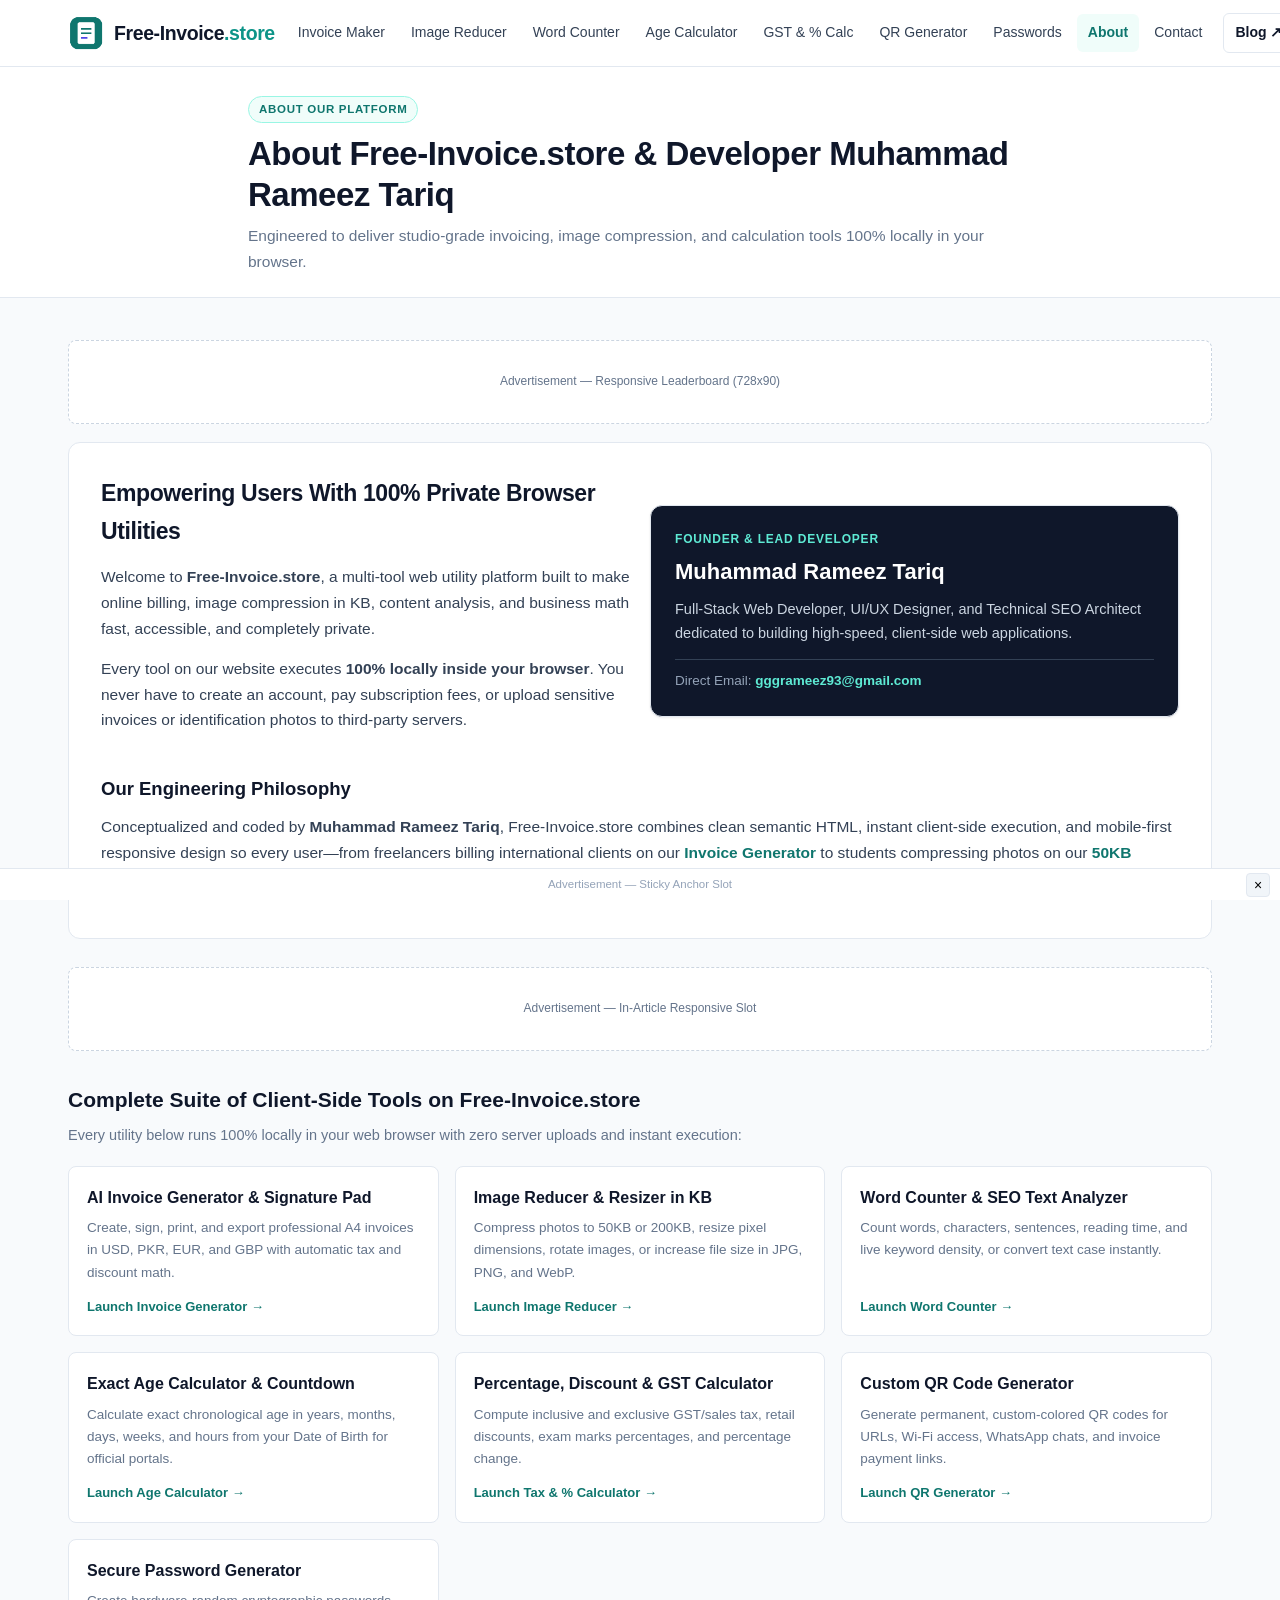
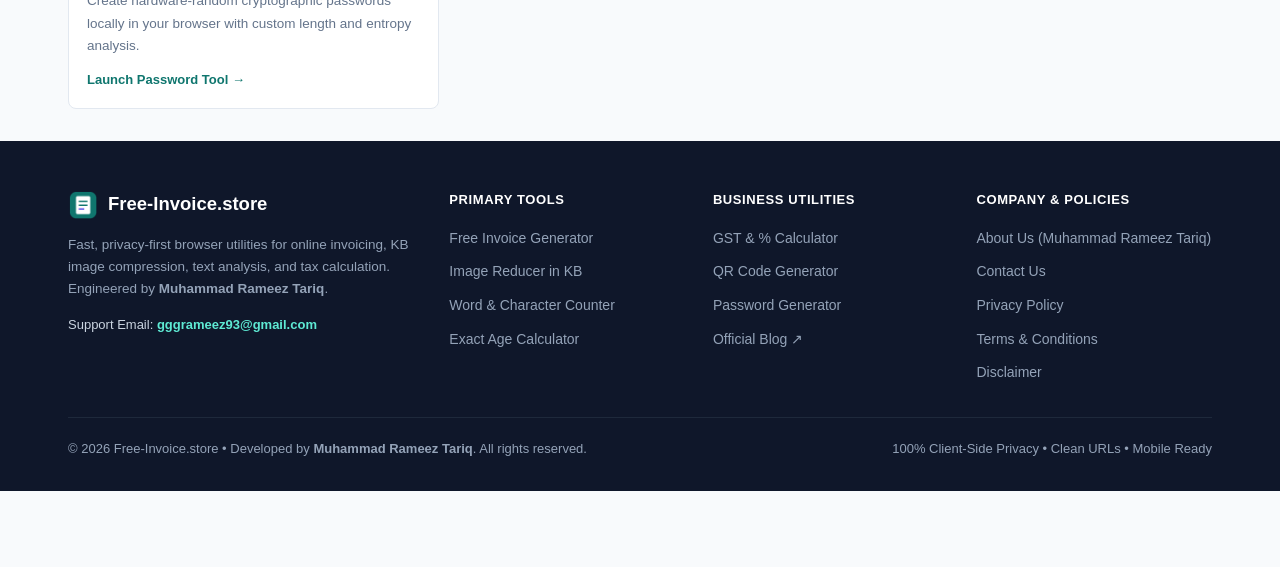
<file: about.html>
<!DOCTYPE html>
<html lang="en">
<head>
  <meta charset="UTF-8">
  <meta name="viewport" content="width=device-width, initial-scale=1.0">
  <title>About Us & Developer Muhammad Rameez Tariq | Free-Invoice</title>
  <meta name="description" content="Learn about Free-Invoice.store and founder Muhammad Rameez Tariq. Discover our mission to build fast, 100% client-side browser tools with complete privacy.">
  <meta name="keywords" content="about free-invoice.store, Muhammad Rameez Tariq, web developer, client side browser tools">
  <meta name="author" content="Muhammad Rameez Tariq">
  <meta name="robots" content="index, follow">
  <link rel="canonical" href="https://free-invoice.store/about" />
  <link rel="icon" type="image/png" href="logo.png">

  <!-- Open Graph (OG) Tags for WhatsApp, Facebook & LinkedIn -->
  <meta property="og:type" content="website">
  <meta property="og:title" content="About Us & Developer Muhammad Rameez Tariq | Free-Invoice">
  <meta property="og:description" content="Learn about Free-Invoice.store and founder Muhammad Rameez Tariq. Discover our mission to build fast, 100% client-side browser tools with complete privacy.">
  <meta property="og:url" content="https://free-invoice.store/about">
  <meta property="og:site_name" content="Free-Invoice.store">
  <meta property="og:image" content="https://free-invoice.store/assets/images/og-preview.webp">

  <!-- Twitter Card Tags -->
  <meta name="twitter:card" content="summary_large_image">
  <meta name="twitter:title" content="About Us & Developer Muhammad Rameez Tariq | Free-Invoice">
  <meta name="twitter:description" content="Learn about Free-Invoice.store and founder Muhammad Rameez Tariq. Discover our mission to build fast, 100% client-side browser tools with complete privacy.">
  <meta name="twitter:image" content="https://free-invoice.store/assets/images/og-preview.webp">

  <link rel="stylesheet" href="assets/css/styles.css">
  
  
</head>
<body>

  <!-- Sticky Header with Original Logo & Clean Extensionless Links -->
  <header class="site-header no-print">
    <div class="container header-inner">
      <a href="/" class="brand-logo" aria-label="Free-Invoice.store Home">
        <img src="logo.png" alt="Free-Invoice.store Official Logo" width="36" height="36" onerror="this.style.display='none'; this.nextElementSibling.style.display='inline-block';">
        <svg width="34" height="34" viewBox="0 0 48 48" fill="none" style="display:none;flex-shrink:0;"><rect width="48" height="48" rx="10" fill="#0f766e"/><path d="M14 12h14l6 6v18a2 2 0 0 1-2 2H14a2 2 0 0 1-2-2V14a2 2 0 0 1 2-2z" fill="#fff"/></svg>
        <span>Free-Invoice<span class="tld">.store</span></span>
      </a>

      <nav class="desktop-nav" aria-label="Primary Navigation">
        <a href="/" class="nav-item">Invoice Maker</a>
        <a href="/image-reducer" class="nav-item">Image Reducer</a>
        <a href="/word-counter" class="nav-item">Word Counter</a>
        <a href="/age-calculator" class="nav-item">Age Calculator</a>
        <a href="/percentage-calculator" class="nav-item">GST &amp; % Calc</a>
        <a href="/qr-code-generator" class="nav-item">QR Generator</a>
        <a href="/password-generator" class="nav-item">Passwords</a>
        <a href="/about" class="nav-item active">About</a>
        <a href="/contact" class="nav-item">Contact</a>
        <a href="https://blog.free-invoice.store" target="_blank" rel="noopener" class="nav-item blog-pill">Blog &#8599;</a>
      </nav>

      <button type="button" class="mobile-toggle" onclick="toggleMobileMenu()" aria-label="Toggle Navigation Menu">
        <svg width="20" height="20" viewBox="0 0 24 24" fill="none" stroke="currentColor" stroke-width="2.2" stroke-linecap="round"><line x1="3" y1="6" x2="21" y2="6"/><line x1="3" y1="12" x2="21" y2="12"/><line x1="3" y1="18" x2="21" y2="18"/></svg>
      </button>
    </div>

    <div id="mobileDrawer" class="mobile-drawer">
      <a href="/" class="nav-item">Invoice Generator</a>
      <a href="/image-reducer" class="nav-item">Image Reducer (KB)</a>
      <a href="/word-counter" class="nav-item">Word Counter</a>
      <a href="/age-calculator" class="nav-item">Age Calculator</a>
      <a href="/percentage-calculator" class="nav-item">GST &amp; % Calculator</a>
      <a href="/qr-code-generator" class="nav-item">QR Code Generator</a>
      <a href="/password-generator" class="nav-item">Password Generator</a>
      <a href="/about" class="nav-item active">About Us</a>
      <a href="/contact" class="nav-item">Contact Us</a>
      <a href="https://blog.free-invoice.store" target="_blank" rel="noopener" class="nav-item blog-pill">Official Blog &#8599;</a>
    </div>
  </header>

  <!-- Static HTML Core Hero Banner (Crawlable H1 & Intro Text) -->
  <section class="hero-banner no-print">
    <div class="container hero-inner">
      <span class="hero-tag">About Our Platform</span>
      <h1>About Free-Invoice.store & Developer Muhammad Rameez Tariq</h1>
      <p>Engineered to deliver studio-grade invoicing, image compression, and calculation tools 100% locally in your browser.</p>
    </div>
  </section>

  <!-- Top AdSense Slot -->
  <div class="container no-print">
    <div class="ad-container" aria-label="Advertisement">
      <span>Advertisement — Responsive Leaderboard (728x90)</span>
    </div>
  </div>

  <!-- Main Interactive Tool + Static SEO Content -->
  <main class="container">
    
  <article class="content-section">
    <div class="grid-2" style="align-items:center;margin-bottom:24px;">
      <div>
        <h2>Empowering Users With 100% Private Browser Utilities</h2>
        <p>Welcome to <strong>Free-Invoice.store</strong>, a multi-tool web utility platform built to make online billing, image compression in KB, content analysis, and business math fast, accessible, and completely private.</p>
        <p>Every tool on our website executes <strong>100% locally inside your browser</strong>. You never have to create an account, pay subscription fees, or upload sensitive invoices or identification photos to third-party servers.</p>
      </div>
      <div class="card" style="margin-bottom:0;background:var(--text-primary);color:#ffffff;">
        <div style="font-size:12px;text-transform:uppercase;letter-spacing:0.8px;color:#5eead4;font-weight:700;margin-bottom:4px;">Founder &amp; Lead Developer</div>
        <h3 style="margin:0 0 8px;font-size:22px;color:#ffffff;">Muhammad Rameez Tariq</h3>
        <p style="color:#cbd5e1;font-size:14.5px;line-height:1.6;margin-bottom:14px;">
          Full-Stack Web Developer, UI/UX Designer, and Technical SEO Architect dedicated to building high-speed, client-side web applications.
        </p>
        <div style="font-size:13.5px;color:#94a3b8;border-top:1px solid #334155;padding-top:10px;">
          Direct Email: <a href="mailto:gggrameez93@gmail.com" style="color:#5eead4;font-weight:600;">gggrameez93@gmail.com</a>
        </div>
      </div>
    </div>

    <h3>Our Engineering Philosophy</h3>
    <p>Conceptualized and coded by <strong>Muhammad Rameez Tariq</strong>, Free-Invoice.store combines clean semantic HTML, instant client-side execution, and mobile-first responsive design so every user—from freelancers billing international clients on our <a href="/"><strong>Invoice Generator</strong></a> to students compressing photos on our <a href="/image-reducer"><strong>50KB Image Reducer</strong></a>—gets a world-class experience.</p>
  </article>


    <div class="ad-container no-print">
      <span>Advertisement — In-Article Responsive Slot</span>
    </div>

    
    
    
    <section class="tools-directory no-print" aria-label="All Free Browser Utilities">
      <h2 style="font-size:21px;font-weight:800;color:var(--text-primary);margin:0 0 6px;">Complete Suite of Client-Side Tools on Free-Invoice.store</h2>
      <p style="margin:0 0 18px;font-size:14.5px;color:var(--text-muted);">Every utility below runs 100% locally in your web browser with zero server uploads and instant execution:</p>
      <div class="grid-3">
        <a href="/" class="dir-card">
          <div>
            <h3>AI Invoice Generator &amp; Signature Pad</h3>
            <p>Create, sign, print, and export professional A4 invoices in USD, PKR, EUR, and GBP with automatic tax and discount math.</p>
          </div>
          <span class="dir-link">Launch Invoice Generator &rarr;</span>
        </a>
        <a href="/image-reducer" class="dir-card">
          <div>
            <h3>Image Reducer &amp; Resizer in KB</h3>
            <p>Compress photos to 50KB or 200KB, resize pixel dimensions, rotate images, or increase file size in JPG, PNG, and WebP.</p>
          </div>
          <span class="dir-link">Launch Image Reducer &rarr;</span>
        </a>
        <a href="/word-counter" class="dir-card">
          <div>
            <h3>Word Counter &amp; SEO Text Analyzer</h3>
            <p>Count words, characters, sentences, reading time, and live keyword density, or convert text case instantly.</p>
          </div>
          <span class="dir-link">Launch Word Counter &rarr;</span>
        </a>
        <a href="/age-calculator" class="dir-card">
          <div>
            <h3>Exact Age Calculator &amp; Countdown</h3>
            <p>Calculate exact chronological age in years, months, days, weeks, and hours from your Date of Birth for official portals.</p>
          </div>
          <span class="dir-link">Launch Age Calculator &rarr;</span>
        </a>
        <a href="/percentage-calculator" class="dir-card">
          <div>
            <h3>Percentage, Discount &amp; GST Calculator</h3>
            <p>Compute inclusive and exclusive GST/sales tax, retail discounts, exam marks percentages, and percentage change.</p>
          </div>
          <span class="dir-link">Launch Tax &amp; % Calculator &rarr;</span>
        </a>
        <a href="/qr-code-generator" class="dir-card">
          <div>
            <h3>Custom QR Code Generator</h3>
            <p>Generate permanent, custom-colored QR codes for URLs, Wi-Fi access, WhatsApp chats, and invoice payment links.</p>
          </div>
          <span class="dir-link">Launch QR Generator &rarr;</span>
        </a>
        <a href="/password-generator" class="dir-card">
          <div>
            <h3>Secure Password Generator</h3>
            <p>Create hardware-random cryptographic passwords locally in your browser with custom length and entropy analysis.</p>
          </div>
          <span class="dir-link">Launch Password Tool &rarr;</span>
        </a>
      </div>
    </section>
    
  </main>

  <!-- Footer with Clean URLs & Developer Attribution -->
  <footer class="site-footer no-print">
    <div class="container">
      <div class="footer-grid">
        <div>
          <div class="footer-brand">
            <img src="logo.png" alt="Free-Invoice.store Logo" width="30" height="30" loading="lazy" onerror="this.style.display='none';">
            <span>Free-Invoice.store</span>
          </div>
          <p style="font-size:13.5px;line-height:1.65;margin-bottom:14px;">
            Fast, privacy-first browser utilities for online invoicing, KB image compression, text analysis, and tax calculation. Engineered by <strong>Muhammad Rameez Tariq</strong>.
          </p>
          <p style="font-size:13px;color:#cbd5e1;margin:0;">
            Support Email: <a href="mailto:gggrameez93@gmail.com" style="color:#5eead4;font-weight:600;">gggrameez93@gmail.com</a>
          </p>
        </div>

        <div class="footer-col">
          <h4>Primary Tools</h4>
          <ul class="footer-links">
            <li><a href="/">Free Invoice Generator</a></li>
            <li><a href="/image-reducer">Image Reducer in KB</a></li>
            <li><a href="/word-counter">Word &amp; Character Counter</a></li>
            <li><a href="/age-calculator">Exact Age Calculator</a></li>
          </ul>
        </div>

        <div class="footer-col">
          <h4>Business Utilities</h4>
          <ul class="footer-links">
            <li><a href="/percentage-calculator">GST &amp; % Calculator</a></li>
            <li><a href="/qr-code-generator">QR Code Generator</a></li>
            <li><a href="/password-generator">Password Generator</a></li>
            <li><a href="https://blog.free-invoice.store" target="_blank" rel="noopener">Official Blog &#8599;</a></li>
          </ul>
        </div>

        <div class="footer-col">
          <h4>Company &amp; Policies</h4>
          <ul class="footer-links">
            <li><a href="/about">About Us (Muhammad Rameez Tariq)</a></li>
            <li><a href="/contact">Contact Us</a></li>
            <li><a href="/privacy-policy">Privacy Policy</a></li>
            <li><a href="/terms">Terms &amp; Conditions</a></li>
            <li><a href="/disclaimer">Disclaimer</a></li>
          </ul>
        </div>
      </div>

      <div class="footer-bottom">
        <div>&copy; 2026 Free-Invoice.store &bull; Developed by <strong>Muhammad Rameez Tariq</strong>. All rights reserved.</div>
        <div>100% Client-Side Privacy &bull; Clean URLs &bull; Mobile Ready</div>
      </div>
    </div>
  </footer>

  <!-- Sticky Bottom Anchor Ad -->
  <div id="stickyAd" class="sticky-ad no-print">
    <button type="button" class="sticky-ad-close" onclick="closeStickyAd()" aria-label="Close Advertisement">&times;</button>
    <div style="font-size:11.5px;color:#94a3b8;font-weight:500;">
      Advertisement — Sticky Anchor Slot
    </div>
  </div>

  <script defer src="assets/js/common.js"></script>
</body>
</html>
</file>
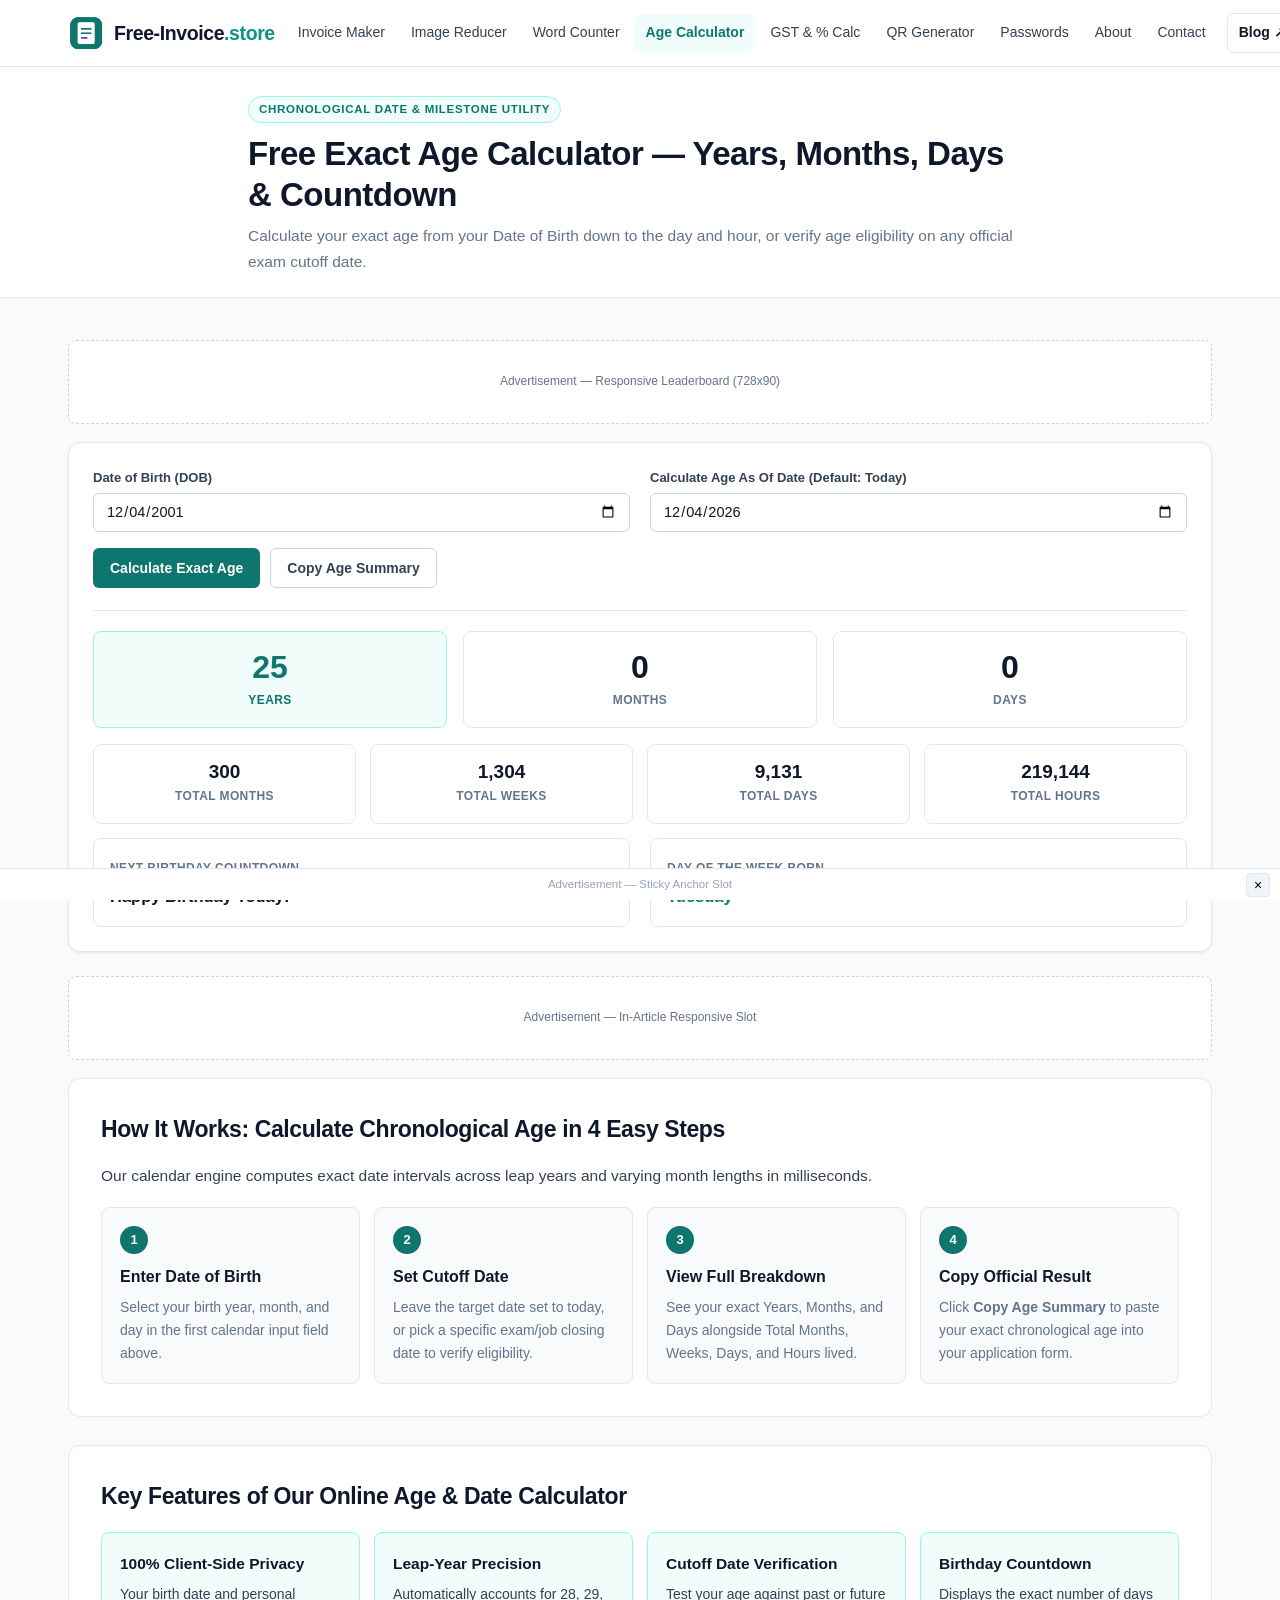
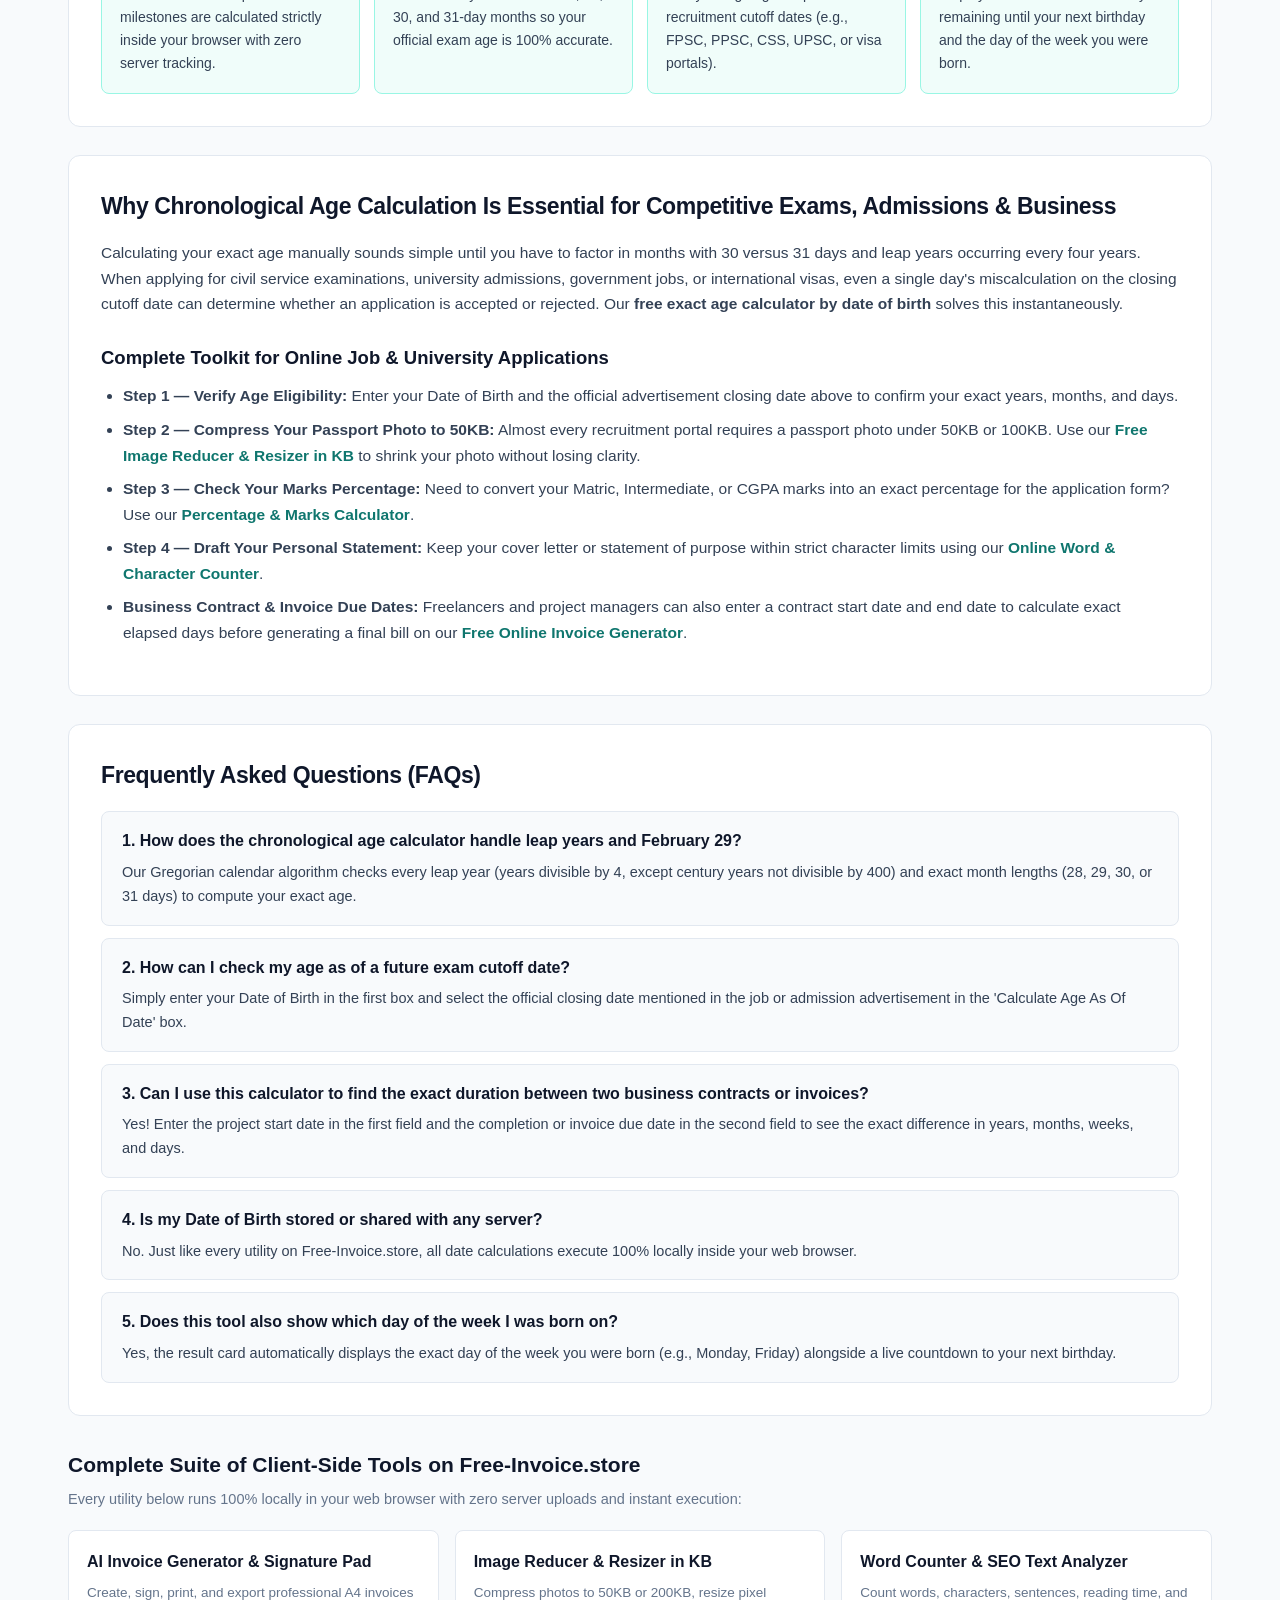
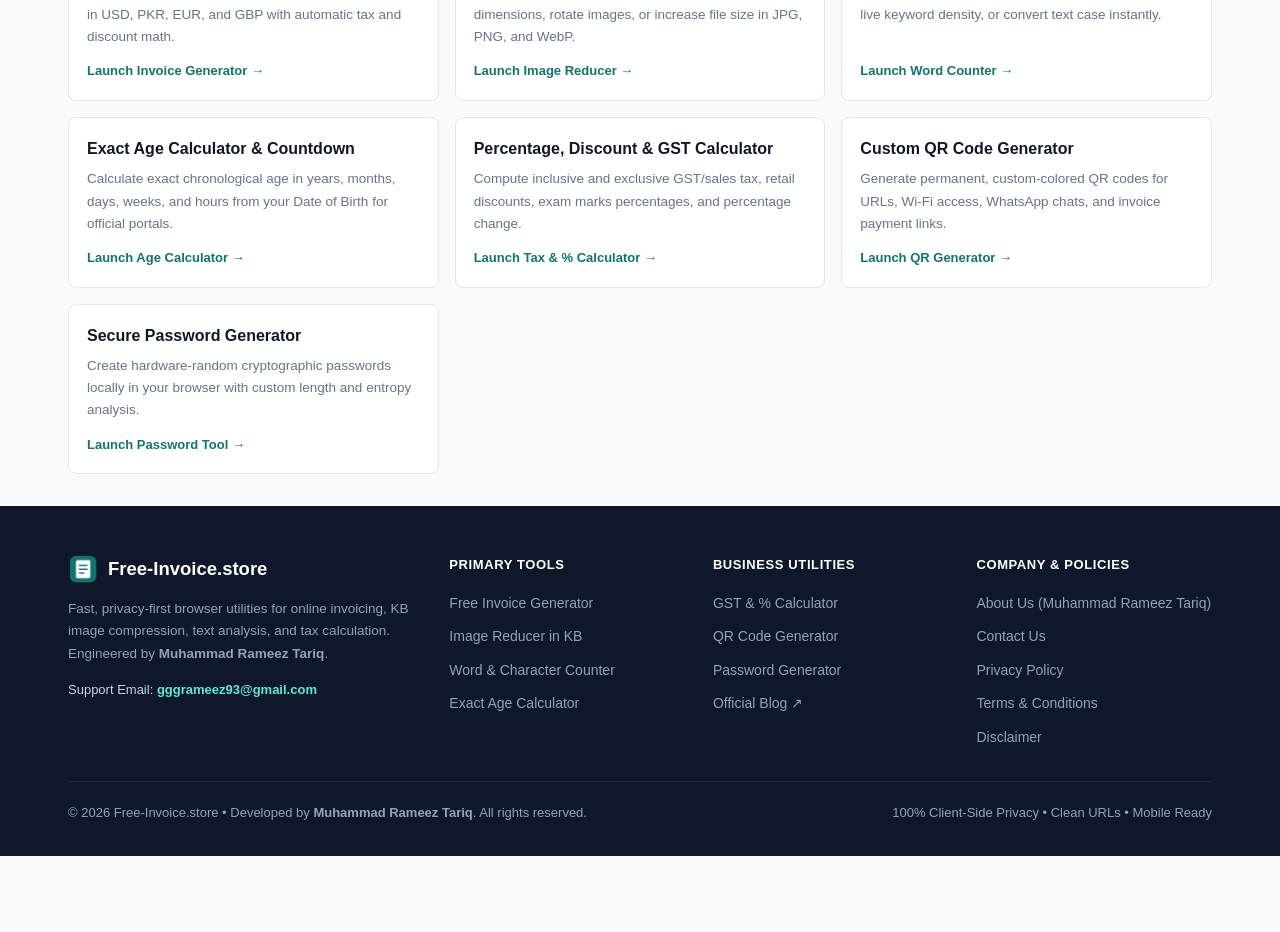
<file: age-calculator.html>
<!DOCTYPE html>
<html lang="en">
<head>
  <meta charset="UTF-8">
  <meta name="viewport" content="width=device-width, initial-scale=1.0">
  <title>Free Exact Age Calculator by Date of Birth | Free-Invoice</title>
  <meta name="description" content="Calculate your exact chronological age in years, months, weeks, days, and hours from your Date of Birth. Ideal for job portals, exams, and birthday tracking.">
  <meta name="keywords" content="age calculator, exact age calculator, date of birth calculator, chronological age calculator online, birthday countdown, free-invoice.store">
  <meta name="author" content="Muhammad Rameez Tariq">
  <meta name="robots" content="index, follow">
  <link rel="canonical" href="https://free-invoice.store/age-calculator" />
  <link rel="icon" type="image/png" href="logo.png">

  <!-- Open Graph (OG) Tags for WhatsApp, Facebook & LinkedIn -->
  <meta property="og:type" content="website">
  <meta property="og:title" content="Free Exact Age Calculator by Date of Birth | Free-Invoice">
  <meta property="og:description" content="Calculate your exact chronological age in years, months, weeks, days, and hours from your Date of Birth. Ideal for job portals, exams, and birthday tracking.">
  <meta property="og:url" content="https://free-invoice.store/age-calculator">
  <meta property="og:site_name" content="Free-Invoice.store">
  <meta property="og:image" content="https://free-invoice.store/assets/images/og-preview.webp">

  <!-- Twitter Card Tags -->
  <meta name="twitter:card" content="summary_large_image">
  <meta name="twitter:title" content="Free Exact Age Calculator by Date of Birth | Free-Invoice">
  <meta name="twitter:description" content="Calculate your exact chronological age in years, months, weeks, days, and hours from your Date of Birth. Ideal for job portals, exams, and birthday tracking.">
  <meta name="twitter:image" content="https://free-invoice.store/assets/images/og-preview.webp">

  <link rel="stylesheet" href="assets/css/styles.css">
  
  <script type="application/ld+json">
{
  "@context": "https://schema.org",
  "@type": "WebApplication",
  "name": "Free Exact Age Calculator by Date of Birth",
  "url": "https://free-invoice.store/age-calculator",
  "operatingSystem": "All",
  "applicationCategory": "UtilitiesApplication",
  "offers": {
    "@type": "Offer",
    "price": "0",
    "priceCurrency": "USD"
  },
  "author": {
    "@type": "Person",
    "name": "Muhammad Rameez Tariq"
  }
}
</script>
  <script type="application/ld+json">
{
  "@context": "https://schema.org",
  "@type": "FAQPage",
  "mainEntity": [
    {
      "@type": "Question",
      "name": "1. How does the chronological age calculator handle leap years and February 29?",
      "acceptedAnswer": {
        "@type": "Answer",
        "text": "Our Gregorian calendar algorithm checks every leap year (years divisible by 4, except century years not divisible by 400) and exact month lengths (28, 29, 30, or 31 days) to compute your exact age."
      }
    },
    {
      "@type": "Question",
      "name": "2. How can I check my age as of a future exam cutoff date?",
      "acceptedAnswer": {
        "@type": "Answer",
        "text": "Simply enter your Date of Birth in the first box and select the official closing date mentioned in the job or admission advertisement in the 'Calculate Age As Of Date' box."
      }
    },
    {
      "@type": "Question",
      "name": "3. Can I use this calculator to find the exact duration between two business contracts or invoices?",
      "acceptedAnswer": {
        "@type": "Answer",
        "text": "Yes! Enter the project start date in the first field and the completion or invoice due date in the second field to see the exact difference in years, months, weeks, and days."
      }
    },
    {
      "@type": "Question",
      "name": "4. Is my Date of Birth stored or shared with any server?",
      "acceptedAnswer": {
        "@type": "Answer",
        "text": "No. Just like every utility on Free-Invoice.store, all date calculations execute 100% locally inside your web browser."
      }
    },
    {
      "@type": "Question",
      "name": "5. Does this tool also show which day of the week I was born on?",
      "acceptedAnswer": {
        "@type": "Answer",
        "text": "Yes, the result card automatically displays the exact day of the week you were born (e.g., Monday, Friday) alongside a live countdown to your next birthday."
      }
    }
  ]
}
</script>
</head>
<body>

  <!-- Sticky Header with Original Logo & Clean Extensionless Links -->
  <header class="site-header no-print">
    <div class="container header-inner">
      <a href="/" class="brand-logo" aria-label="Free-Invoice.store Home">
        <img src="logo.png" alt="Free-Invoice.store Official Logo" width="36" height="36" onerror="this.style.display='none'; this.nextElementSibling.style.display='inline-block';">
        <svg width="34" height="34" viewBox="0 0 48 48" fill="none" style="display:none;flex-shrink:0;"><rect width="48" height="48" rx="10" fill="#0f766e"/><path d="M14 12h14l6 6v18a2 2 0 0 1-2 2H14a2 2 0 0 1-2-2V14a2 2 0 0 1 2-2z" fill="#fff"/></svg>
        <span>Free-Invoice<span class="tld">.store</span></span>
      </a>

      <nav class="desktop-nav" aria-label="Primary Navigation">
        <a href="/" class="nav-item">Invoice Maker</a>
        <a href="/image-reducer" class="nav-item">Image Reducer</a>
        <a href="/word-counter" class="nav-item">Word Counter</a>
        <a href="/age-calculator" class="nav-item active">Age Calculator</a>
        <a href="/percentage-calculator" class="nav-item">GST &amp; % Calc</a>
        <a href="/qr-code-generator" class="nav-item">QR Generator</a>
        <a href="/password-generator" class="nav-item">Passwords</a>
        <a href="/about" class="nav-item">About</a>
        <a href="/contact" class="nav-item">Contact</a>
        <a href="https://blog.free-invoice.store" target="_blank" rel="noopener" class="nav-item blog-pill">Blog &#8599;</a>
      </nav>

      <button type="button" class="mobile-toggle" onclick="toggleMobileMenu()" aria-label="Toggle Navigation Menu">
        <svg width="20" height="20" viewBox="0 0 24 24" fill="none" stroke="currentColor" stroke-width="2.2" stroke-linecap="round"><line x1="3" y1="6" x2="21" y2="6"/><line x1="3" y1="12" x2="21" y2="12"/><line x1="3" y1="18" x2="21" y2="18"/></svg>
      </button>
    </div>

    <div id="mobileDrawer" class="mobile-drawer">
      <a href="/" class="nav-item">Invoice Generator</a>
      <a href="/image-reducer" class="nav-item">Image Reducer (KB)</a>
      <a href="/word-counter" class="nav-item">Word Counter</a>
      <a href="/age-calculator" class="nav-item active">Age Calculator</a>
      <a href="/percentage-calculator" class="nav-item">GST &amp; % Calculator</a>
      <a href="/qr-code-generator" class="nav-item">QR Code Generator</a>
      <a href="/password-generator" class="nav-item">Password Generator</a>
      <a href="/about" class="nav-item">About Us</a>
      <a href="/contact" class="nav-item">Contact Us</a>
      <a href="https://blog.free-invoice.store" target="_blank" rel="noopener" class="nav-item blog-pill">Official Blog &#8599;</a>
    </div>
  </header>

  <!-- Static HTML Core Hero Banner (Crawlable H1 & Intro Text) -->
  <section class="hero-banner no-print">
    <div class="container hero-inner">
      <span class="hero-tag">Chronological Date & Milestone Utility</span>
      <h1>Free Exact Age Calculator — Years, Months, Days & Countdown</h1>
      <p>Calculate your exact age from your Date of Birth down to the day and hour, or verify age eligibility on any official exam cutoff date.</p>
    </div>
  </section>

  <!-- Top AdSense Slot -->
  <div class="container no-print">
    <div class="ad-container" aria-label="Advertisement">
      <span>Advertisement — Responsive Leaderboard (728x90)</span>
    </div>
  </div>

  <!-- Main Interactive Tool + Static SEO Content -->
  <main class="container">
    
  <div class="card">
    <div class="grid-2" style="align-items:end;">
      <div class="form-group" style="margin-bottom:0;">
        <label class="form-label" for="dob-input">Date of Birth (DOB)</label>
        <input type="date" id="dob-input" class="form-control" onchange="calculateExactAge()">
      </div>
      <div class="form-group" style="margin-bottom:0;">
        <label class="form-label" for="target-date-input">Calculate Age As Of Date (Default: Today)</label>
        <input type="date" id="target-date-input" class="form-control" onchange="calculateExactAge()">
      </div>
    </div>

    <div style="margin-top:16px;display:flex;gap:10px;flex-wrap:wrap;">
      <button type="button" class="btn btn-primary" onclick="calculateExactAge()">Calculate Exact Age</button>
      <button type="button" class="btn btn-outline" onclick="copyAgeSummary()">Copy Age Summary</button>
    </div>

    <div id="age-results" style="margin-top:22px;border-top:1px solid var(--border-light);padding-top:20px;">
      <div class="grid-3" style="margin-bottom:16px;">
        <div class="stat-box" style="background:var(--brand-soft);border-color:var(--brand-border);">
          <div id="age-years" class="stat-value" style="font-size:32px;color:var(--brand-dark);">25</div>
          <div class="stat-label" style="color:var(--brand-dark);">Years</div>
        </div>
        <div class="stat-box">
          <div id="age-months" class="stat-value" style="font-size:32px;">0</div>
          <div class="stat-label">Months</div>
        </div>
        <div class="stat-box">
          <div id="age-days" class="stat-value" style="font-size:32px;">0</div>
          <div class="stat-label">Days</div>
        </div>
      </div>

      <div class="grid-4">
        <div class="stat-box">
          <div id="total-months" class="stat-value" style="font-size:19px;">0</div>
          <div class="stat-label">Total Months</div>
        </div>
        <div class="stat-box">
          <div id="total-weeks" class="stat-value" style="font-size:19px;">0</div>
          <div class="stat-label">Total Weeks</div>
        </div>
        <div class="stat-box">
          <div id="total-days" class="stat-value" style="font-size:19px;">0</div>
          <div class="stat-label">Total Days</div>
        </div>
        <div class="stat-box">
          <div id="total-hours" class="stat-value" style="font-size:19px;">0</div>
          <div class="stat-label">Total Hours</div>
        </div>
      </div>

      <div class="grid-2" style="margin-top:14px;">
        <div class="stat-box" style="text-align:left;">
          <div class="stat-label">Next Birthday Countdown</div>
          <div id="next-bday" style="font-size:16.5px;font-weight:700;color:var(--text-primary);margin-top:4px;">--</div>
        </div>
        <div class="stat-box" style="text-align:left;">
          <div class="stat-label">Day of the Week Born</div>
          <div id="born-day-name" style="font-size:16.5px;font-weight:700;color:var(--brand-dark);margin-top:4px;">--</div>
        </div>
      </div>
    </div>
  </div>

  <script>
    const dobInput = document.getElementById('dob-input');
    const targetInput = document.getElementById('target-date-input');

    const now = new Date();
    const defaultDob = new Date(now.getFullYear() - 25, now.getMonth(), Math.min(now.getDate(), 28));
    dobInput.valueAsDate = defaultDob;
    targetInput.valueAsDate = now;

    function calculateExactAge() {
      const dobVal = dobInput.value;
      const targetVal = targetInput.value;
      if (!dobVal || !targetVal) return;

      const dob = new Date(dobVal + 'T00:00:00');
      const target = new Date(targetVal + 'T00:00:00');

      if (dob > target) {
        showToast('Date of birth must be before the target date.');
        return;
      }

      let years = target.getFullYear() - dob.getFullYear();
      let months = target.getMonth() - dob.getMonth();
      let days = target.getDate() - dob.getDate();

      if (days < 0) {
        months--;
        const prevMonth = new Date(target.getFullYear(), target.getMonth(), 0);
        days += prevMonth.getDate();
      }
      if (months < 0) {
        years--;
        months += 12;
      }

      const diffMs = target.getTime() - dob.getTime();
      const totalDays = Math.floor(diffMs / (1000 * 60 * 60 * 24));
      const totalWeeks = Math.floor(totalDays / 7);
      const totalMonths = years * 12 + months;
      const totalHours = totalDays * 24;

      document.getElementById('age-years').textContent = years;
      document.getElementById('age-months').textContent = months;
      document.getElementById('age-days').textContent = days;

      document.getElementById('total-months').textContent = totalMonths.toLocaleString();
      document.getElementById('total-weeks').textContent = totalWeeks.toLocaleString();
      document.getElementById('total-days').textContent = totalDays.toLocaleString();
      document.getElementById('total-hours').textContent = totalHours.toLocaleString();

      const daysOfWeek = ['Sunday', 'Monday', 'Tuesday', 'Wednesday', 'Thursday', 'Friday', 'Saturday'];
      document.getElementById('born-day-name').textContent = daysOfWeek[dob.getDay()];

      let nextBday = new Date(target.getFullYear(), dob.getMonth(), dob.getDate());
      if (nextBday < target) {
        nextBday.setFullYear(target.getFullYear() + 1);
      }
      const daysUntilBday = Math.ceil((nextBday.getTime() - target.getTime()) / (1000 * 60 * 60 * 24));
      document.getElementById('next-bday').textContent = daysUntilBday === 0
        ? 'Happy Birthday Today!'
        : daysUntilBday + ' Days Remaining (' + daysOfWeek[nextBday.getDay()] + ')';
    }

    function copyAgeSummary() {
      const y = document.getElementById('age-years').textContent;
      const m = document.getElementById('age-months').textContent;
      const d = document.getElementById('age-days').textContent;
      navigator.clipboard.writeText('Exact Age: ' + y + ' Years, ' + m + ' Months, ' + d + ' Days');
      showToast('Copied to clipboard.');
    }

    window.addEventListener('DOMContentLoaded', calculateExactAge);
  </script>


    <div class="ad-container no-print">
      <span>Advertisement — In-Article Responsive Slot</span>
    </div>

    
  <!-- 1. How It Works -->
  <section class="content-section">
    <h2>How It Works: Calculate Chronological Age in 4 Easy Steps</h2>
    <p>Our calendar engine computes exact date intervals across leap years and varying month lengths in milliseconds.</p>
    <div class="grid-4" style="margin-top:18px;">
      <div class="step-card">
        <span class="step-num">1</span>
        <h3>Enter Date of Birth</h3>
        <p>Select your birth year, month, and day in the first calendar input field above.</p>
      </div>
      <div class="step-card">
        <span class="step-num">2</span>
        <h3>Set Cutoff Date</h3>
        <p>Leave the target date set to today, or pick a specific exam/job closing date to verify eligibility.</p>
      </div>
      <div class="step-card">
        <span class="step-num">3</span>
        <h3>View Full Breakdown</h3>
        <p>See your exact Years, Months, and Days alongside Total Months, Weeks, Days, and Hours lived.</p>
      </div>
      <div class="step-card">
        <span class="step-num">4</span>
        <h3>Copy Official Result</h3>
        <p>Click <strong>Copy Age Summary</strong> to paste your exact chronological age into your application form.</p>
      </div>
    </div>
  </section>

  <!-- 2. Key Features -->
  <section class="content-section">
    <h2>Key Features of Our Online Age &amp; Date Calculator</h2>
    <div class="grid-4" style="margin-top:16px;">
      <div class="feature-badge-card">
        <h3>100% Client-Side Privacy</h3>
        <p>Your birth date and personal milestones are calculated strictly inside your browser with zero server tracking.</p>
      </div>
      <div class="feature-badge-card">
        <h3>Leap-Year Precision</h3>
        <p>Automatically accounts for 28, 29, 30, and 31-day months so your official exam age is 100% accurate.</p>
      </div>
      <div class="feature-badge-card">
        <h3>Cutoff Date Verification</h3>
        <p>Test your age against past or future recruitment cutoff dates (e.g., FPSC, PPSC, CSS, UPSC, or visa portals).</p>
      </div>
      <div class="feature-badge-card">
        <h3>Birthday Countdown</h3>
        <p>Displays the exact number of days remaining until your next birthday and the day of the week you were born.</p>
      </div>
    </div>
  </section>

  <!-- 3. Deep 650+ Word Guide -->
  <article class="content-section">
    <h2>Why Chronological Age Calculation Is Essential for Competitive Exams, Admissions &amp; Business</h2>
    <p>Calculating your exact age manually sounds simple until you have to factor in months with 30 versus 31 days and leap years occurring every four years. When applying for civil service examinations, university admissions, government jobs, or international visas, even a single day's miscalculation on the closing cutoff date can determine whether an application is accepted or rejected. Our <strong>free exact age calculator by date of birth</strong> solves this instantaneously.</p>

    <h3>Complete Toolkit for Online Job &amp; University Applications</h3>
    <ul>
      <li><strong>Step 1 — Verify Age Eligibility:</strong> Enter your Date of Birth and the official advertisement closing date above to confirm your exact years, months, and days.</li>
      <li><strong>Step 2 — Compress Your Passport Photo to 50KB:</strong> Almost every recruitment portal requires a passport photo under 50KB or 100KB. Use our <a href="/image-reducer"><strong>Free Image Reducer &amp; Resizer in KB</strong></a> to shrink your photo without losing clarity.</li>
      <li><strong>Step 3 — Check Your Marks Percentage:</strong> Need to convert your Matric, Intermediate, or CGPA marks into an exact percentage for the application form? Use our <a href="/percentage-calculator"><strong>Percentage &amp; Marks Calculator</strong></a>.</li>
      <li><strong>Step 4 — Draft Your Personal Statement:</strong> Keep your cover letter or statement of purpose within strict character limits using our <a href="/word-counter"><strong>Online Word &amp; Character Counter</strong></a>.</li>
      <li><strong>Business Contract &amp; Invoice Due Dates:</strong> Freelancers and project managers can also enter a contract start date and end date to calculate exact elapsed days before generating a final bill on our <a href="/"><strong>Free Online Invoice Generator</strong></a>.</li>
    </ul>
  </article>

    
        <section class="content-section no-print" aria-label="Frequently Asked Questions">
          <h2>Frequently Asked Questions (FAQs)</h2>
          <div class="faq-stack">
            <div class="faq-card"><h3>1. How does the chronological age calculator handle leap years and February 29?</h3><p>Our Gregorian calendar algorithm checks every leap year (years divisible by 4, except century years not divisible by 400) and exact month lengths (28, 29, 30, or 31 days) to compute your exact age.</p></div>
<div class="faq-card"><h3>2. How can I check my age as of a future exam cutoff date?</h3><p>Simply enter your Date of Birth in the first box and select the official closing date mentioned in the job or admission advertisement in the 'Calculate Age As Of Date' box.</p></div>
<div class="faq-card"><h3>3. Can I use this calculator to find the exact duration between two business contracts or invoices?</h3><p>Yes! Enter the project start date in the first field and the completion or invoice due date in the second field to see the exact difference in years, months, weeks, and days.</p></div>
<div class="faq-card"><h3>4. Is my Date of Birth stored or shared with any server?</h3><p>No. Just like every utility on Free-Invoice.store, all date calculations execute 100% locally inside your web browser.</p></div>
<div class="faq-card"><h3>5. Does this tool also show which day of the week I was born on?</h3><p>Yes, the result card automatically displays the exact day of the week you were born (e.g., Monday, Friday) alongside a live countdown to your next birthday.</p></div>
          </div>
        </section>
        
    
    <section class="tools-directory no-print" aria-label="All Free Browser Utilities">
      <h2 style="font-size:21px;font-weight:800;color:var(--text-primary);margin:0 0 6px;">Complete Suite of Client-Side Tools on Free-Invoice.store</h2>
      <p style="margin:0 0 18px;font-size:14.5px;color:var(--text-muted);">Every utility below runs 100% locally in your web browser with zero server uploads and instant execution:</p>
      <div class="grid-3">
        <a href="/" class="dir-card">
          <div>
            <h3>AI Invoice Generator &amp; Signature Pad</h3>
            <p>Create, sign, print, and export professional A4 invoices in USD, PKR, EUR, and GBP with automatic tax and discount math.</p>
          </div>
          <span class="dir-link">Launch Invoice Generator &rarr;</span>
        </a>
        <a href="/image-reducer" class="dir-card">
          <div>
            <h3>Image Reducer &amp; Resizer in KB</h3>
            <p>Compress photos to 50KB or 200KB, resize pixel dimensions, rotate images, or increase file size in JPG, PNG, and WebP.</p>
          </div>
          <span class="dir-link">Launch Image Reducer &rarr;</span>
        </a>
        <a href="/word-counter" class="dir-card">
          <div>
            <h3>Word Counter &amp; SEO Text Analyzer</h3>
            <p>Count words, characters, sentences, reading time, and live keyword density, or convert text case instantly.</p>
          </div>
          <span class="dir-link">Launch Word Counter &rarr;</span>
        </a>
        <a href="/age-calculator" class="dir-card">
          <div>
            <h3>Exact Age Calculator &amp; Countdown</h3>
            <p>Calculate exact chronological age in years, months, days, weeks, and hours from your Date of Birth for official portals.</p>
          </div>
          <span class="dir-link">Launch Age Calculator &rarr;</span>
        </a>
        <a href="/percentage-calculator" class="dir-card">
          <div>
            <h3>Percentage, Discount &amp; GST Calculator</h3>
            <p>Compute inclusive and exclusive GST/sales tax, retail discounts, exam marks percentages, and percentage change.</p>
          </div>
          <span class="dir-link">Launch Tax &amp; % Calculator &rarr;</span>
        </a>
        <a href="/qr-code-generator" class="dir-card">
          <div>
            <h3>Custom QR Code Generator</h3>
            <p>Generate permanent, custom-colored QR codes for URLs, Wi-Fi access, WhatsApp chats, and invoice payment links.</p>
          </div>
          <span class="dir-link">Launch QR Generator &rarr;</span>
        </a>
        <a href="/password-generator" class="dir-card">
          <div>
            <h3>Secure Password Generator</h3>
            <p>Create hardware-random cryptographic passwords locally in your browser with custom length and entropy analysis.</p>
          </div>
          <span class="dir-link">Launch Password Tool &rarr;</span>
        </a>
      </div>
    </section>
    
  </main>

  <!-- Footer with Clean URLs & Developer Attribution -->
  <footer class="site-footer no-print">
    <div class="container">
      <div class="footer-grid">
        <div>
          <div class="footer-brand">
            <img src="logo.png" alt="Free-Invoice.store Logo" width="30" height="30" loading="lazy" onerror="this.style.display='none';">
            <span>Free-Invoice.store</span>
          </div>
          <p style="font-size:13.5px;line-height:1.65;margin-bottom:14px;">
            Fast, privacy-first browser utilities for online invoicing, KB image compression, text analysis, and tax calculation. Engineered by <strong>Muhammad Rameez Tariq</strong>.
          </p>
          <p style="font-size:13px;color:#cbd5e1;margin:0;">
            Support Email: <a href="mailto:gggrameez93@gmail.com" style="color:#5eead4;font-weight:600;">gggrameez93@gmail.com</a>
          </p>
        </div>

        <div class="footer-col">
          <h4>Primary Tools</h4>
          <ul class="footer-links">
            <li><a href="/">Free Invoice Generator</a></li>
            <li><a href="/image-reducer">Image Reducer in KB</a></li>
            <li><a href="/word-counter">Word &amp; Character Counter</a></li>
            <li><a href="/age-calculator">Exact Age Calculator</a></li>
          </ul>
        </div>

        <div class="footer-col">
          <h4>Business Utilities</h4>
          <ul class="footer-links">
            <li><a href="/percentage-calculator">GST &amp; % Calculator</a></li>
            <li><a href="/qr-code-generator">QR Code Generator</a></li>
            <li><a href="/password-generator">Password Generator</a></li>
            <li><a href="https://blog.free-invoice.store" target="_blank" rel="noopener">Official Blog &#8599;</a></li>
          </ul>
        </div>

        <div class="footer-col">
          <h4>Company &amp; Policies</h4>
          <ul class="footer-links">
            <li><a href="/about">About Us (Muhammad Rameez Tariq)</a></li>
            <li><a href="/contact">Contact Us</a></li>
            <li><a href="/privacy-policy">Privacy Policy</a></li>
            <li><a href="/terms">Terms &amp; Conditions</a></li>
            <li><a href="/disclaimer">Disclaimer</a></li>
          </ul>
        </div>
      </div>

      <div class="footer-bottom">
        <div>&copy; 2026 Free-Invoice.store &bull; Developed by <strong>Muhammad Rameez Tariq</strong>. All rights reserved.</div>
        <div>100% Client-Side Privacy &bull; Clean URLs &bull; Mobile Ready</div>
      </div>
    </div>
  </footer>

  <!-- Sticky Bottom Anchor Ad -->
  <div id="stickyAd" class="sticky-ad no-print">
    <button type="button" class="sticky-ad-close" onclick="closeStickyAd()" aria-label="Close Advertisement">&times;</button>
    <div style="font-size:11.5px;color:#94a3b8;font-weight:500;">
      Advertisement — Sticky Anchor Slot
    </div>
  </div>

  <script defer src="assets/js/common.js"></script>
</body>
</html>
</file>
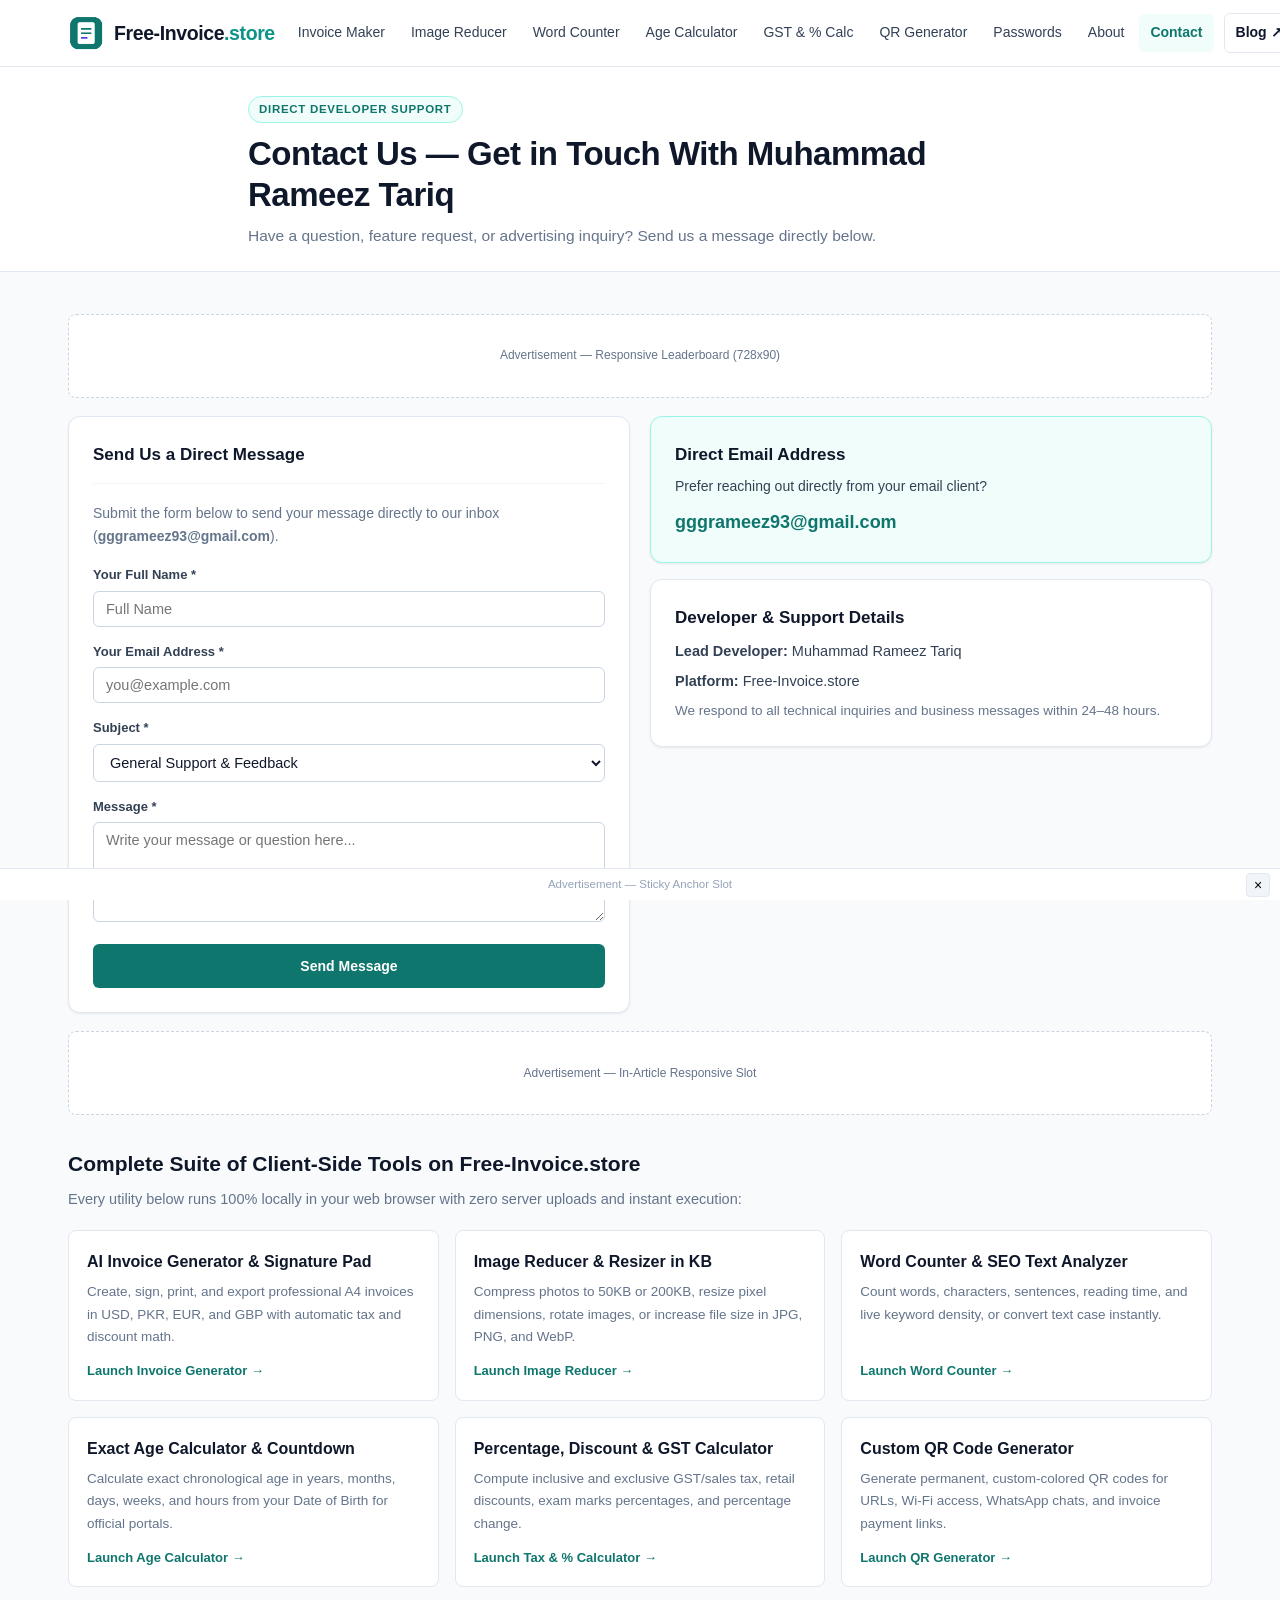
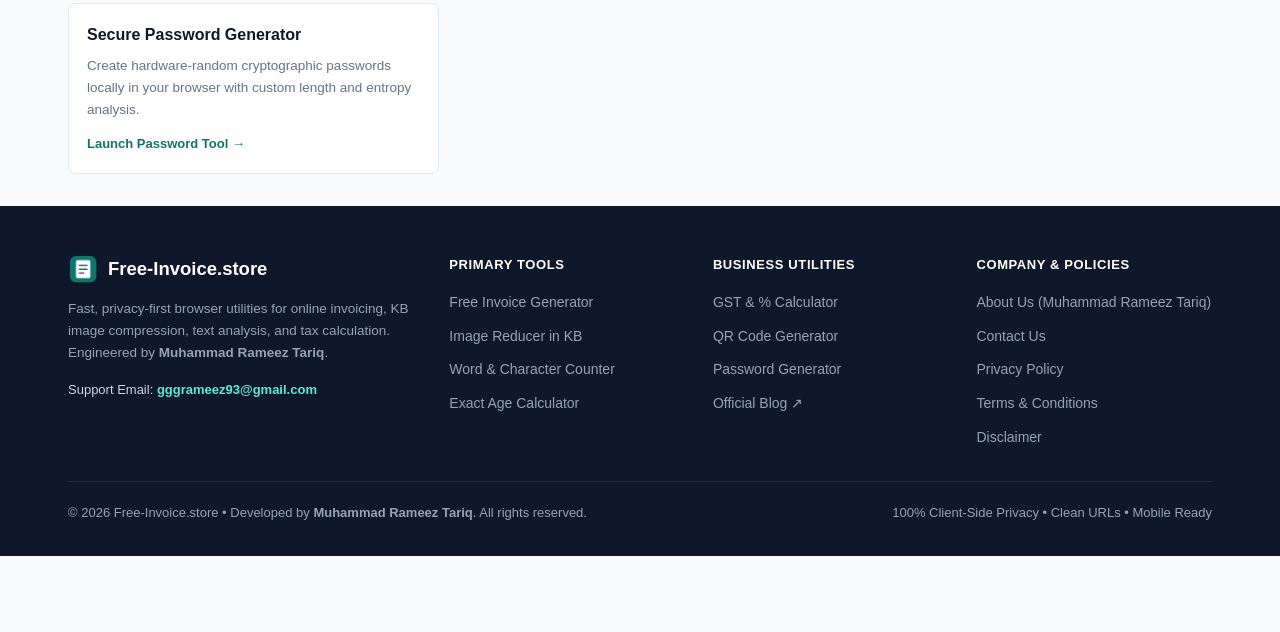
<file: contact.html>
<!DOCTYPE html>
<html lang="en">
<head>
  <meta charset="UTF-8">
  <meta name="viewport" content="width=device-width, initial-scale=1.0">
  <title>Contact Us & Support Team - Muhammad Rameez | Free-Invoice</title>
  <meta name="description" content="Get in touch with Muhammad Rameez Tariq at gggrameez93@gmail.com for technical support, tool feedback, feature requests, or business inquiries on our site.">
  <meta name="keywords" content="contact free-invoice.store, gggrameez93@gmail.com, Muhammad Rameez Tariq contact">
  <meta name="author" content="Muhammad Rameez Tariq">
  <meta name="robots" content="index, follow">
  <link rel="canonical" href="https://free-invoice.store/contact" />
  <link rel="icon" type="image/png" href="logo.png">

  <!-- Open Graph (OG) Tags for WhatsApp, Facebook & LinkedIn -->
  <meta property="og:type" content="website">
  <meta property="og:title" content="Contact Us & Support Team - Muhammad Rameez | Free-Invoice">
  <meta property="og:description" content="Get in touch with Muhammad Rameez Tariq at gggrameez93@gmail.com for technical support, tool feedback, feature requests, or business inquiries on our site.">
  <meta property="og:url" content="https://free-invoice.store/contact">
  <meta property="og:site_name" content="Free-Invoice.store">
  <meta property="og:image" content="https://free-invoice.store/assets/images/og-preview.webp">

  <!-- Twitter Card Tags -->
  <meta name="twitter:card" content="summary_large_image">
  <meta name="twitter:title" content="Contact Us & Support Team - Muhammad Rameez | Free-Invoice">
  <meta name="twitter:description" content="Get in touch with Muhammad Rameez Tariq at gggrameez93@gmail.com for technical support, tool feedback, feature requests, or business inquiries on our site.">
  <meta name="twitter:image" content="https://free-invoice.store/assets/images/og-preview.webp">

  <link rel="stylesheet" href="assets/css/styles.css">
  
  
</head>
<body>

  <!-- Sticky Header with Original Logo & Clean Extensionless Links -->
  <header class="site-header no-print">
    <div class="container header-inner">
      <a href="/" class="brand-logo" aria-label="Free-Invoice.store Home">
        <img src="logo.png" alt="Free-Invoice.store Official Logo" width="36" height="36" onerror="this.style.display='none'; this.nextElementSibling.style.display='inline-block';">
        <svg width="34" height="34" viewBox="0 0 48 48" fill="none" style="display:none;flex-shrink:0;"><rect width="48" height="48" rx="10" fill="#0f766e"/><path d="M14 12h14l6 6v18a2 2 0 0 1-2 2H14a2 2 0 0 1-2-2V14a2 2 0 0 1 2-2z" fill="#fff"/></svg>
        <span>Free-Invoice<span class="tld">.store</span></span>
      </a>

      <nav class="desktop-nav" aria-label="Primary Navigation">
        <a href="/" class="nav-item">Invoice Maker</a>
        <a href="/image-reducer" class="nav-item">Image Reducer</a>
        <a href="/word-counter" class="nav-item">Word Counter</a>
        <a href="/age-calculator" class="nav-item">Age Calculator</a>
        <a href="/percentage-calculator" class="nav-item">GST &amp; % Calc</a>
        <a href="/qr-code-generator" class="nav-item">QR Generator</a>
        <a href="/password-generator" class="nav-item">Passwords</a>
        <a href="/about" class="nav-item">About</a>
        <a href="/contact" class="nav-item active">Contact</a>
        <a href="https://blog.free-invoice.store" target="_blank" rel="noopener" class="nav-item blog-pill">Blog &#8599;</a>
      </nav>

      <button type="button" class="mobile-toggle" onclick="toggleMobileMenu()" aria-label="Toggle Navigation Menu">
        <svg width="20" height="20" viewBox="0 0 24 24" fill="none" stroke="currentColor" stroke-width="2.2" stroke-linecap="round"><line x1="3" y1="6" x2="21" y2="6"/><line x1="3" y1="12" x2="21" y2="12"/><line x1="3" y1="18" x2="21" y2="18"/></svg>
      </button>
    </div>

    <div id="mobileDrawer" class="mobile-drawer">
      <a href="/" class="nav-item">Invoice Generator</a>
      <a href="/image-reducer" class="nav-item">Image Reducer (KB)</a>
      <a href="/word-counter" class="nav-item">Word Counter</a>
      <a href="/age-calculator" class="nav-item">Age Calculator</a>
      <a href="/percentage-calculator" class="nav-item">GST &amp; % Calculator</a>
      <a href="/qr-code-generator" class="nav-item">QR Code Generator</a>
      <a href="/password-generator" class="nav-item">Password Generator</a>
      <a href="/about" class="nav-item">About Us</a>
      <a href="/contact" class="nav-item active">Contact Us</a>
      <a href="https://blog.free-invoice.store" target="_blank" rel="noopener" class="nav-item blog-pill">Official Blog &#8599;</a>
    </div>
  </header>

  <!-- Static HTML Core Hero Banner (Crawlable H1 & Intro Text) -->
  <section class="hero-banner no-print">
    <div class="container hero-inner">
      <span class="hero-tag">Direct Developer Support</span>
      <h1>Contact Us — Get in Touch With Muhammad Rameez Tariq</h1>
      <p>Have a question, feature request, or advertising inquiry? Send us a message directly below.</p>
    </div>
  </section>

  <!-- Top AdSense Slot -->
  <div class="container no-print">
    <div class="ad-container" aria-label="Advertisement">
      <span>Advertisement — Responsive Leaderboard (728x90)</span>
    </div>
  </div>

  <!-- Main Interactive Tool + Static SEO Content -->
  <main class="container">
    
  <div class="grid-2" style="align-items:start;">
    <div class="card" style="margin-bottom:0;">
      <div class="card-header">
        <h2 class="card-title">Send Us a Direct Message</h2>
      </div>
      <p style="margin:0 0 16px;font-size:14px;color:var(--text-muted);">Submit the form below to send your message directly to our inbox (<strong>gggrameez93@gmail.com</strong>).</p>

      <form id="contactForm" action="https://formsubmit.co/gggrameez93@gmail.com" method="POST" onsubmit="handleContactSubmit(event)">
        <input type="hidden" name="_subject" value="New Contact Message from Free-Invoice.store">
        <input type="hidden" name="_captcha" value="false">
        <input type="hidden" name="_template" value="table">

        <div class="form-group">
          <label class="form-label" for="c-name">Your Full Name *</label>
          <input type="text" id="c-name" name="name" class="form-control" required placeholder="Full Name">
        </div>

        <div class="form-group">
          <label class="form-label" for="c-email">Your Email Address *</label>
          <input type="email" id="c-email" name="email" class="form-control" required placeholder="you@example.com">
        </div>

        <div class="form-group">
          <label class="form-label" for="c-topic">Subject *</label>
          <select id="c-topic" name="subject_type" class="form-control">
            <option value="General Inquiry">General Support &amp; Feedback</option>
            <option value="Feature Request">Feature Request</option>
            <option value="Bug Report">Bug Report</option>
            <option value="Business Inquiry">Business / Advertising Inquiry</option>
          </select>
        </div>

        <div class="form-group">
          <label class="form-label" for="c-msg">Message *</label>
          <textarea id="c-msg" name="message" class="form-control" rows="5" required placeholder="Write your message or question here..."></textarea>
        </div>

        <button type="submit" id="contactSubmitBtn" class="btn btn-primary btn-block" style="padding:12px;">Send Message</button>

        <div id="contactSuccess" style="display:none;margin-top:14px;padding:12px;background:var(--brand-soft);border:1px solid var(--brand-border);border-radius:6px;color:var(--brand-dark);font-weight:600;font-size:13.5px;text-align:center;">
          Thank you! Your message has been sent to gggrameez93@gmail.com.
        </div>
      </form>
    </div>

    <div style="display:flex;flex-direction:column;gap:16px;">
      <div class="card" style="margin-bottom:0;background:var(--brand-soft);border-color:var(--brand-border);">
        <h2 style="margin:0 0 6px;font-size:17px;color:var(--text-primary);">Direct Email Address</h2>
        <p style="margin:0 0 10px;font-size:14px;color:var(--text-secondary);">Prefer reaching out directly from your email client?</p>
        <a href="mailto:gggrameez93@gmail.com" style="font-size:18px;font-weight:800;color:var(--brand-dark);word-break:break-all;">gggrameez93@gmail.com</a>
      </div>

      <div class="card" style="margin-bottom:0;">
        <h2 style="margin:0 0 8px;font-size:17px;color:var(--text-primary);">Developer &amp; Support Details</h2>
        <p style="margin:0 0 6px;font-size:14.5px;"><strong>Lead Developer:</strong> Muhammad Rameez Tariq</p>
        <p style="margin:0 0 6px;font-size:14.5px;"><strong>Platform:</strong> Free-Invoice.store</p>
        <p style="margin:0;font-size:13.5px;color:var(--text-muted);">We respond to all technical inquiries and business messages within 24–48 hours.</p>
      </div>
    </div>
  </div>

  <script>
    function handleContactSubmit(e) {
      e.preventDefault();
      const form = document.getElementById('contactForm');
      const btn = document.getElementById('contactSubmitBtn');
      const successBox = document.getElementById('contactSuccess');
      const formData = new FormData(form);

      btn.disabled = true;
      btn.textContent = 'Sending...';

      fetch('https://formsubmit.co/ajax/gggrameez93@gmail.com', {
        method: 'POST',
        headers: { 'Accept': 'application/json' },
        body: formData
      })
      .then(r => r.json())
      .then(() => {
        successBox.style.display = 'block';
        form.reset();
        btn.disabled = false;
        btn.textContent = 'Send Message';
        showToast('Message sent successfully.');
      })
      .catch(() => {
        form.submit();
      });
    }
  </script>


    <div class="ad-container no-print">
      <span>Advertisement — In-Article Responsive Slot</span>
    </div>

    
    
    
    <section class="tools-directory no-print" aria-label="All Free Browser Utilities">
      <h2 style="font-size:21px;font-weight:800;color:var(--text-primary);margin:0 0 6px;">Complete Suite of Client-Side Tools on Free-Invoice.store</h2>
      <p style="margin:0 0 18px;font-size:14.5px;color:var(--text-muted);">Every utility below runs 100% locally in your web browser with zero server uploads and instant execution:</p>
      <div class="grid-3">
        <a href="/" class="dir-card">
          <div>
            <h3>AI Invoice Generator &amp; Signature Pad</h3>
            <p>Create, sign, print, and export professional A4 invoices in USD, PKR, EUR, and GBP with automatic tax and discount math.</p>
          </div>
          <span class="dir-link">Launch Invoice Generator &rarr;</span>
        </a>
        <a href="/image-reducer" class="dir-card">
          <div>
            <h3>Image Reducer &amp; Resizer in KB</h3>
            <p>Compress photos to 50KB or 200KB, resize pixel dimensions, rotate images, or increase file size in JPG, PNG, and WebP.</p>
          </div>
          <span class="dir-link">Launch Image Reducer &rarr;</span>
        </a>
        <a href="/word-counter" class="dir-card">
          <div>
            <h3>Word Counter &amp; SEO Text Analyzer</h3>
            <p>Count words, characters, sentences, reading time, and live keyword density, or convert text case instantly.</p>
          </div>
          <span class="dir-link">Launch Word Counter &rarr;</span>
        </a>
        <a href="/age-calculator" class="dir-card">
          <div>
            <h3>Exact Age Calculator &amp; Countdown</h3>
            <p>Calculate exact chronological age in years, months, days, weeks, and hours from your Date of Birth for official portals.</p>
          </div>
          <span class="dir-link">Launch Age Calculator &rarr;</span>
        </a>
        <a href="/percentage-calculator" class="dir-card">
          <div>
            <h3>Percentage, Discount &amp; GST Calculator</h3>
            <p>Compute inclusive and exclusive GST/sales tax, retail discounts, exam marks percentages, and percentage change.</p>
          </div>
          <span class="dir-link">Launch Tax &amp; % Calculator &rarr;</span>
        </a>
        <a href="/qr-code-generator" class="dir-card">
          <div>
            <h3>Custom QR Code Generator</h3>
            <p>Generate permanent, custom-colored QR codes for URLs, Wi-Fi access, WhatsApp chats, and invoice payment links.</p>
          </div>
          <span class="dir-link">Launch QR Generator &rarr;</span>
        </a>
        <a href="/password-generator" class="dir-card">
          <div>
            <h3>Secure Password Generator</h3>
            <p>Create hardware-random cryptographic passwords locally in your browser with custom length and entropy analysis.</p>
          </div>
          <span class="dir-link">Launch Password Tool &rarr;</span>
        </a>
      </div>
    </section>
    
  </main>

  <!-- Footer with Clean URLs & Developer Attribution -->
  <footer class="site-footer no-print">
    <div class="container">
      <div class="footer-grid">
        <div>
          <div class="footer-brand">
            <img src="logo.png" alt="Free-Invoice.store Logo" width="30" height="30" loading="lazy" onerror="this.style.display='none';">
            <span>Free-Invoice.store</span>
          </div>
          <p style="font-size:13.5px;line-height:1.65;margin-bottom:14px;">
            Fast, privacy-first browser utilities for online invoicing, KB image compression, text analysis, and tax calculation. Engineered by <strong>Muhammad Rameez Tariq</strong>.
          </p>
          <p style="font-size:13px;color:#cbd5e1;margin:0;">
            Support Email: <a href="mailto:gggrameez93@gmail.com" style="color:#5eead4;font-weight:600;">gggrameez93@gmail.com</a>
          </p>
        </div>

        <div class="footer-col">
          <h4>Primary Tools</h4>
          <ul class="footer-links">
            <li><a href="/">Free Invoice Generator</a></li>
            <li><a href="/image-reducer">Image Reducer in KB</a></li>
            <li><a href="/word-counter">Word &amp; Character Counter</a></li>
            <li><a href="/age-calculator">Exact Age Calculator</a></li>
          </ul>
        </div>

        <div class="footer-col">
          <h4>Business Utilities</h4>
          <ul class="footer-links">
            <li><a href="/percentage-calculator">GST &amp; % Calculator</a></li>
            <li><a href="/qr-code-generator">QR Code Generator</a></li>
            <li><a href="/password-generator">Password Generator</a></li>
            <li><a href="https://blog.free-invoice.store" target="_blank" rel="noopener">Official Blog &#8599;</a></li>
          </ul>
        </div>

        <div class="footer-col">
          <h4>Company &amp; Policies</h4>
          <ul class="footer-links">
            <li><a href="/about">About Us (Muhammad Rameez Tariq)</a></li>
            <li><a href="/contact">Contact Us</a></li>
            <li><a href="/privacy-policy">Privacy Policy</a></li>
            <li><a href="/terms">Terms &amp; Conditions</a></li>
            <li><a href="/disclaimer">Disclaimer</a></li>
          </ul>
        </div>
      </div>

      <div class="footer-bottom">
        <div>&copy; 2026 Free-Invoice.store &bull; Developed by <strong>Muhammad Rameez Tariq</strong>. All rights reserved.</div>
        <div>100% Client-Side Privacy &bull; Clean URLs &bull; Mobile Ready</div>
      </div>
    </div>
  </footer>

  <!-- Sticky Bottom Anchor Ad -->
  <div id="stickyAd" class="sticky-ad no-print">
    <button type="button" class="sticky-ad-close" onclick="closeStickyAd()" aria-label="Close Advertisement">&times;</button>
    <div style="font-size:11.5px;color:#94a3b8;font-weight:500;">
      Advertisement — Sticky Anchor Slot
    </div>
  </div>

  <script defer src="assets/js/common.js"></script>
</body>
</html>
</file>
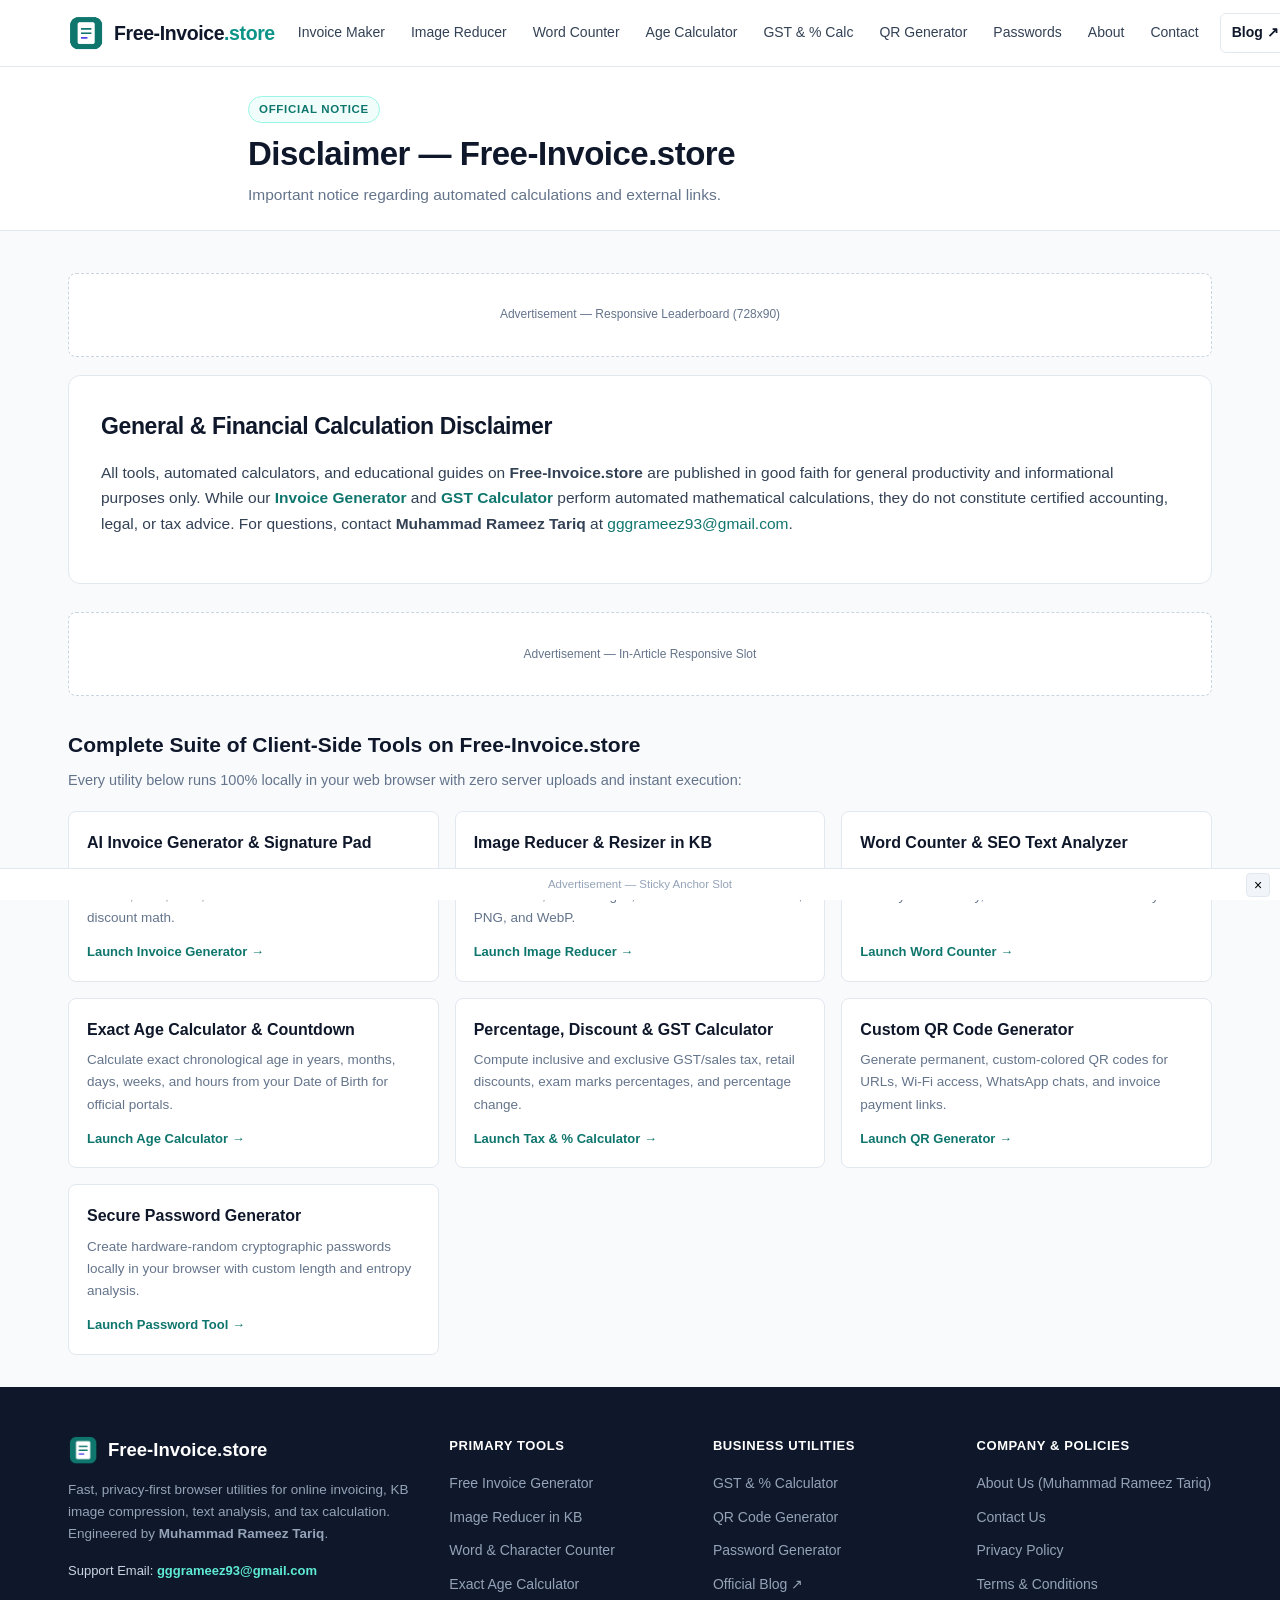
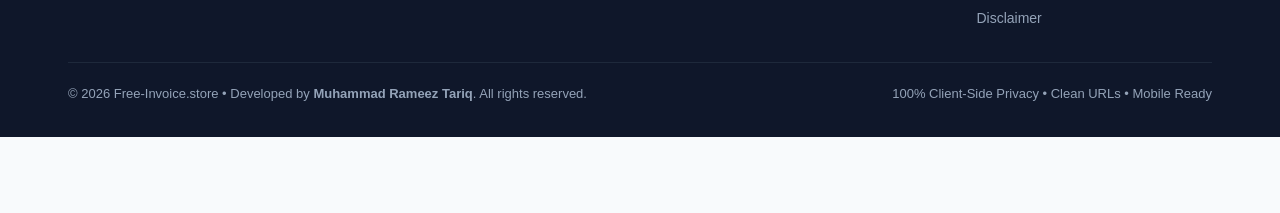
<file: disclaimer.html>
<!DOCTYPE html>
<html lang="en">
<head>
  <meta charset="UTF-8">
  <meta name="viewport" content="width=device-width, initial-scale=1.0">
  <title>Official Legal & Financial Tool Disclaimer | Free-Invoice</title>
  <meta name="description" content="Read the official legal and financial calculation disclaimer for Free-Invoice.store browser utilities, automated tax calculators, and educational guides.">
  <meta name="keywords" content="disclaimer, free-invoice.store disclaimer, legal notice">
  <meta name="author" content="Muhammad Rameez Tariq">
  <meta name="robots" content="index, follow">
  <link rel="canonical" href="https://free-invoice.store/disclaimer" />
  <link rel="icon" type="image/png" href="logo.png">

  <!-- Open Graph (OG) Tags for WhatsApp, Facebook & LinkedIn -->
  <meta property="og:type" content="website">
  <meta property="og:title" content="Official Legal & Financial Tool Disclaimer | Free-Invoice">
  <meta property="og:description" content="Read the official legal and financial calculation disclaimer for Free-Invoice.store browser utilities, automated tax calculators, and educational guides.">
  <meta property="og:url" content="https://free-invoice.store/disclaimer">
  <meta property="og:site_name" content="Free-Invoice.store">
  <meta property="og:image" content="https://free-invoice.store/assets/images/og-preview.webp">

  <!-- Twitter Card Tags -->
  <meta name="twitter:card" content="summary_large_image">
  <meta name="twitter:title" content="Official Legal & Financial Tool Disclaimer | Free-Invoice">
  <meta name="twitter:description" content="Read the official legal and financial calculation disclaimer for Free-Invoice.store browser utilities, automated tax calculators, and educational guides.">
  <meta name="twitter:image" content="https://free-invoice.store/assets/images/og-preview.webp">

  <link rel="stylesheet" href="assets/css/styles.css">
  
  
</head>
<body>

  <!-- Sticky Header with Original Logo & Clean Extensionless Links -->
  <header class="site-header no-print">
    <div class="container header-inner">
      <a href="/" class="brand-logo" aria-label="Free-Invoice.store Home">
        <img src="logo.png" alt="Free-Invoice.store Official Logo" width="36" height="36" onerror="this.style.display='none'; this.nextElementSibling.style.display='inline-block';">
        <svg width="34" height="34" viewBox="0 0 48 48" fill="none" style="display:none;flex-shrink:0;"><rect width="48" height="48" rx="10" fill="#0f766e"/><path d="M14 12h14l6 6v18a2 2 0 0 1-2 2H14a2 2 0 0 1-2-2V14a2 2 0 0 1 2-2z" fill="#fff"/></svg>
        <span>Free-Invoice<span class="tld">.store</span></span>
      </a>

      <nav class="desktop-nav" aria-label="Primary Navigation">
        <a href="/" class="nav-item">Invoice Maker</a>
        <a href="/image-reducer" class="nav-item">Image Reducer</a>
        <a href="/word-counter" class="nav-item">Word Counter</a>
        <a href="/age-calculator" class="nav-item">Age Calculator</a>
        <a href="/percentage-calculator" class="nav-item">GST &amp; % Calc</a>
        <a href="/qr-code-generator" class="nav-item">QR Generator</a>
        <a href="/password-generator" class="nav-item">Passwords</a>
        <a href="/about" class="nav-item">About</a>
        <a href="/contact" class="nav-item">Contact</a>
        <a href="https://blog.free-invoice.store" target="_blank" rel="noopener" class="nav-item blog-pill">Blog &#8599;</a>
      </nav>

      <button type="button" class="mobile-toggle" onclick="toggleMobileMenu()" aria-label="Toggle Navigation Menu">
        <svg width="20" height="20" viewBox="0 0 24 24" fill="none" stroke="currentColor" stroke-width="2.2" stroke-linecap="round"><line x1="3" y1="6" x2="21" y2="6"/><line x1="3" y1="12" x2="21" y2="12"/><line x1="3" y1="18" x2="21" y2="18"/></svg>
      </button>
    </div>

    <div id="mobileDrawer" class="mobile-drawer">
      <a href="/" class="nav-item">Invoice Generator</a>
      <a href="/image-reducer" class="nav-item">Image Reducer (KB)</a>
      <a href="/word-counter" class="nav-item">Word Counter</a>
      <a href="/age-calculator" class="nav-item">Age Calculator</a>
      <a href="/percentage-calculator" class="nav-item">GST &amp; % Calculator</a>
      <a href="/qr-code-generator" class="nav-item">QR Code Generator</a>
      <a href="/password-generator" class="nav-item">Password Generator</a>
      <a href="/about" class="nav-item">About Us</a>
      <a href="/contact" class="nav-item">Contact Us</a>
      <a href="https://blog.free-invoice.store" target="_blank" rel="noopener" class="nav-item blog-pill">Official Blog &#8599;</a>
    </div>
  </header>

  <!-- Static HTML Core Hero Banner (Crawlable H1 & Intro Text) -->
  <section class="hero-banner no-print">
    <div class="container hero-inner">
      <span class="hero-tag">Official Notice</span>
      <h1>Disclaimer — Free-Invoice.store</h1>
      <p>Important notice regarding automated calculations and external links.</p>
    </div>
  </section>

  <!-- Top AdSense Slot -->
  <div class="container no-print">
    <div class="ad-container" aria-label="Advertisement">
      <span>Advertisement — Responsive Leaderboard (728x90)</span>
    </div>
  </div>

  <!-- Main Interactive Tool + Static SEO Content -->
  <main class="container">
    
  <article class="content-section">
    <h2>General &amp; Financial Calculation Disclaimer</h2>
    <p>All tools, automated calculators, and educational guides on <strong>Free-Invoice.store</strong> are published in good faith for general productivity and informational purposes only. While our <a href="/"><strong>Invoice Generator</strong></a> and <a href="/percentage-calculator"><strong>GST Calculator</strong></a> perform automated mathematical calculations, they do not constitute certified accounting, legal, or tax advice. For questions, contact <strong>Muhammad Rameez Tariq</strong> at <a href="mailto:gggrameez93@gmail.com">gggrameez93@gmail.com</a>.</p>
  </article>


    <div class="ad-container no-print">
      <span>Advertisement — In-Article Responsive Slot</span>
    </div>

    
    
    
    <section class="tools-directory no-print" aria-label="All Free Browser Utilities">
      <h2 style="font-size:21px;font-weight:800;color:var(--text-primary);margin:0 0 6px;">Complete Suite of Client-Side Tools on Free-Invoice.store</h2>
      <p style="margin:0 0 18px;font-size:14.5px;color:var(--text-muted);">Every utility below runs 100% locally in your web browser with zero server uploads and instant execution:</p>
      <div class="grid-3">
        <a href="/" class="dir-card">
          <div>
            <h3>AI Invoice Generator &amp; Signature Pad</h3>
            <p>Create, sign, print, and export professional A4 invoices in USD, PKR, EUR, and GBP with automatic tax and discount math.</p>
          </div>
          <span class="dir-link">Launch Invoice Generator &rarr;</span>
        </a>
        <a href="/image-reducer" class="dir-card">
          <div>
            <h3>Image Reducer &amp; Resizer in KB</h3>
            <p>Compress photos to 50KB or 200KB, resize pixel dimensions, rotate images, or increase file size in JPG, PNG, and WebP.</p>
          </div>
          <span class="dir-link">Launch Image Reducer &rarr;</span>
        </a>
        <a href="/word-counter" class="dir-card">
          <div>
            <h3>Word Counter &amp; SEO Text Analyzer</h3>
            <p>Count words, characters, sentences, reading time, and live keyword density, or convert text case instantly.</p>
          </div>
          <span class="dir-link">Launch Word Counter &rarr;</span>
        </a>
        <a href="/age-calculator" class="dir-card">
          <div>
            <h3>Exact Age Calculator &amp; Countdown</h3>
            <p>Calculate exact chronological age in years, months, days, weeks, and hours from your Date of Birth for official portals.</p>
          </div>
          <span class="dir-link">Launch Age Calculator &rarr;</span>
        </a>
        <a href="/percentage-calculator" class="dir-card">
          <div>
            <h3>Percentage, Discount &amp; GST Calculator</h3>
            <p>Compute inclusive and exclusive GST/sales tax, retail discounts, exam marks percentages, and percentage change.</p>
          </div>
          <span class="dir-link">Launch Tax &amp; % Calculator &rarr;</span>
        </a>
        <a href="/qr-code-generator" class="dir-card">
          <div>
            <h3>Custom QR Code Generator</h3>
            <p>Generate permanent, custom-colored QR codes for URLs, Wi-Fi access, WhatsApp chats, and invoice payment links.</p>
          </div>
          <span class="dir-link">Launch QR Generator &rarr;</span>
        </a>
        <a href="/password-generator" class="dir-card">
          <div>
            <h3>Secure Password Generator</h3>
            <p>Create hardware-random cryptographic passwords locally in your browser with custom length and entropy analysis.</p>
          </div>
          <span class="dir-link">Launch Password Tool &rarr;</span>
        </a>
      </div>
    </section>
    
  </main>

  <!-- Footer with Clean URLs & Developer Attribution -->
  <footer class="site-footer no-print">
    <div class="container">
      <div class="footer-grid">
        <div>
          <div class="footer-brand">
            <img src="logo.png" alt="Free-Invoice.store Logo" width="30" height="30" loading="lazy" onerror="this.style.display='none';">
            <span>Free-Invoice.store</span>
          </div>
          <p style="font-size:13.5px;line-height:1.65;margin-bottom:14px;">
            Fast, privacy-first browser utilities for online invoicing, KB image compression, text analysis, and tax calculation. Engineered by <strong>Muhammad Rameez Tariq</strong>.
          </p>
          <p style="font-size:13px;color:#cbd5e1;margin:0;">
            Support Email: <a href="mailto:gggrameez93@gmail.com" style="color:#5eead4;font-weight:600;">gggrameez93@gmail.com</a>
          </p>
        </div>

        <div class="footer-col">
          <h4>Primary Tools</h4>
          <ul class="footer-links">
            <li><a href="/">Free Invoice Generator</a></li>
            <li><a href="/image-reducer">Image Reducer in KB</a></li>
            <li><a href="/word-counter">Word &amp; Character Counter</a></li>
            <li><a href="/age-calculator">Exact Age Calculator</a></li>
          </ul>
        </div>

        <div class="footer-col">
          <h4>Business Utilities</h4>
          <ul class="footer-links">
            <li><a href="/percentage-calculator">GST &amp; % Calculator</a></li>
            <li><a href="/qr-code-generator">QR Code Generator</a></li>
            <li><a href="/password-generator">Password Generator</a></li>
            <li><a href="https://blog.free-invoice.store" target="_blank" rel="noopener">Official Blog &#8599;</a></li>
          </ul>
        </div>

        <div class="footer-col">
          <h4>Company &amp; Policies</h4>
          <ul class="footer-links">
            <li><a href="/about">About Us (Muhammad Rameez Tariq)</a></li>
            <li><a href="/contact">Contact Us</a></li>
            <li><a href="/privacy-policy">Privacy Policy</a></li>
            <li><a href="/terms">Terms &amp; Conditions</a></li>
            <li><a href="/disclaimer">Disclaimer</a></li>
          </ul>
        </div>
      </div>

      <div class="footer-bottom">
        <div>&copy; 2026 Free-Invoice.store &bull; Developed by <strong>Muhammad Rameez Tariq</strong>. All rights reserved.</div>
        <div>100% Client-Side Privacy &bull; Clean URLs &bull; Mobile Ready</div>
      </div>
    </div>
  </footer>

  <!-- Sticky Bottom Anchor Ad -->
  <div id="stickyAd" class="sticky-ad no-print">
    <button type="button" class="sticky-ad-close" onclick="closeStickyAd()" aria-label="Close Advertisement">&times;</button>
    <div style="font-size:11.5px;color:#94a3b8;font-weight:500;">
      Advertisement — Sticky Anchor Slot
    </div>
  </div>

  <script defer src="assets/js/common.js"></script>
</body>
</html>
</file>
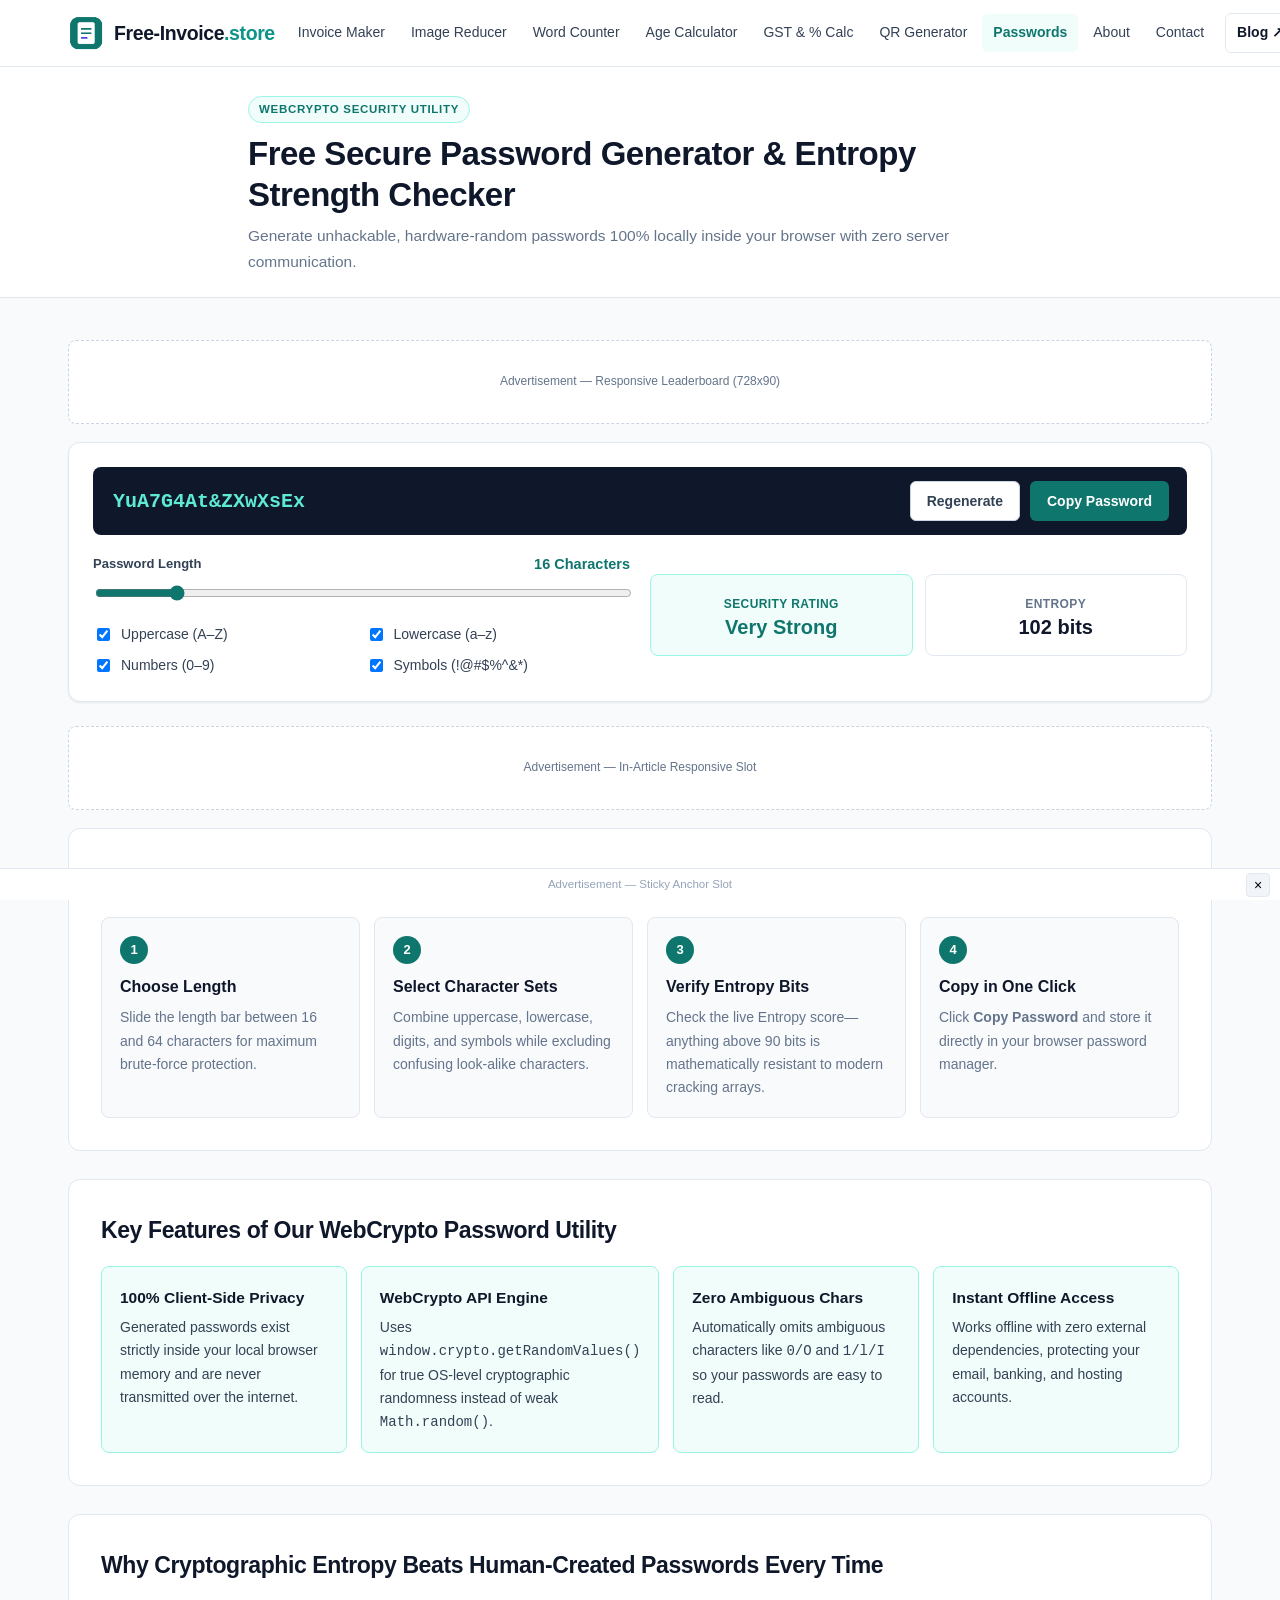
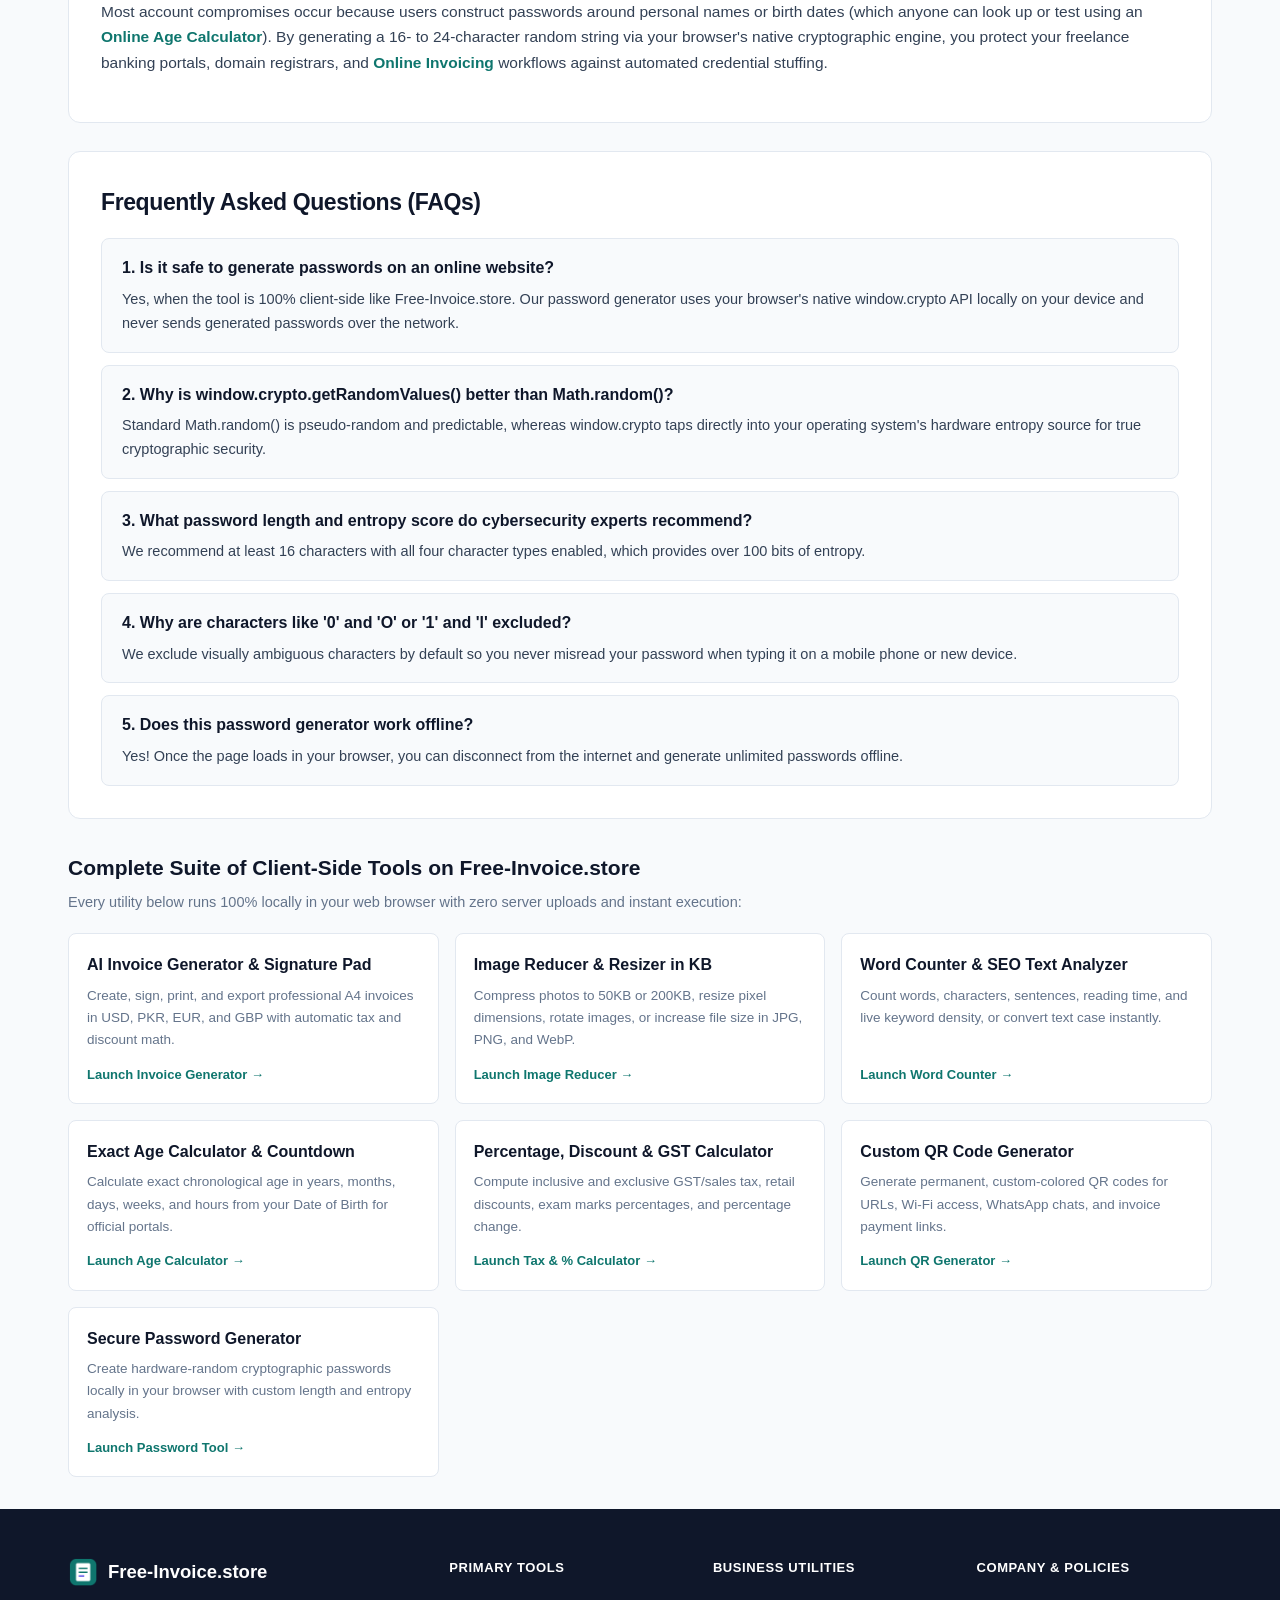
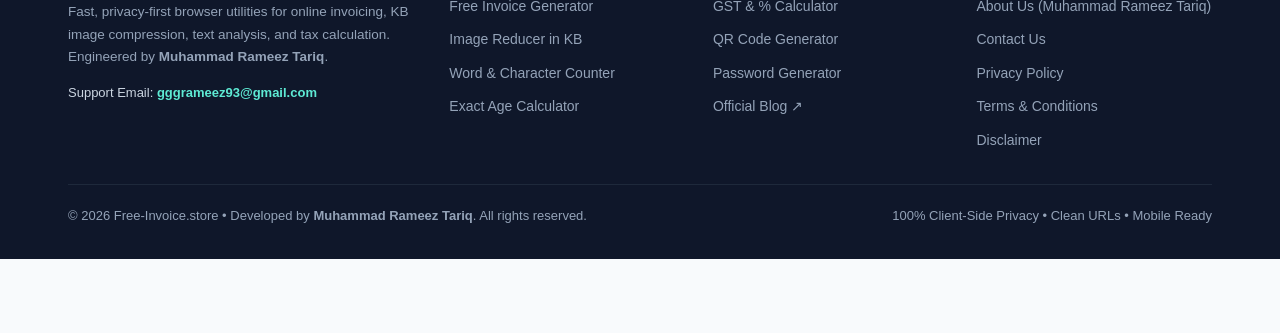
<file: password-generator.html>
<!DOCTYPE html>
<html lang="en">
<head>
  <meta charset="UTF-8">
  <meta name="viewport" content="width=device-width, initial-scale=1.0">
  <title>Free Secure Password Generator & Checker | Free-Invoice</title>
  <meta name="description" content="Generate strong, cryptographically random passwords locally in your browser using WebCrypto. Customize length, symbols, and check password entropy instantly.">
  <meta name="keywords" content="password generator, random password generator, strong password maker online, webcrypto password generator, free-invoice.store">
  <meta name="author" content="Muhammad Rameez Tariq">
  <meta name="robots" content="index, follow">
  <link rel="canonical" href="https://free-invoice.store/password-generator" />
  <link rel="icon" type="image/png" href="logo.png">

  <!-- Open Graph (OG) Tags for WhatsApp, Facebook & LinkedIn -->
  <meta property="og:type" content="website">
  <meta property="og:title" content="Free Secure Password Generator & Checker | Free-Invoice">
  <meta property="og:description" content="Generate strong, cryptographically random passwords locally in your browser using WebCrypto. Customize length, symbols, and check password entropy instantly.">
  <meta property="og:url" content="https://free-invoice.store/password-generator">
  <meta property="og:site_name" content="Free-Invoice.store">
  <meta property="og:image" content="https://free-invoice.store/assets/images/og-preview.webp">

  <!-- Twitter Card Tags -->
  <meta name="twitter:card" content="summary_large_image">
  <meta name="twitter:title" content="Free Secure Password Generator & Checker | Free-Invoice">
  <meta name="twitter:description" content="Generate strong, cryptographically random passwords locally in your browser using WebCrypto. Customize length, symbols, and check password entropy instantly.">
  <meta name="twitter:image" content="https://free-invoice.store/assets/images/og-preview.webp">

  <link rel="stylesheet" href="assets/css/styles.css">
  
  <script type="application/ld+json">
{
  "@context": "https://schema.org",
  "@type": "WebApplication",
  "name": "Free Secure Password Generator",
  "url": "https://free-invoice.store/password-generator",
  "operatingSystem": "All",
  "applicationCategory": "UtilitiesApplication",
  "offers": {
    "@type": "Offer",
    "price": "0",
    "priceCurrency": "USD"
  },
  "author": {
    "@type": "Person",
    "name": "Muhammad Rameez Tariq"
  }
}
</script>
  <script type="application/ld+json">
{
  "@context": "https://schema.org",
  "@type": "FAQPage",
  "mainEntity": [
    {
      "@type": "Question",
      "name": "1. Is it safe to generate passwords on an online website?",
      "acceptedAnswer": {
        "@type": "Answer",
        "text": "Yes, when the tool is 100% client-side like Free-Invoice.store. Our password generator uses your browser's native window.crypto API locally on your device and never sends generated passwords over the network."
      }
    },
    {
      "@type": "Question",
      "name": "2. Why is window.crypto.getRandomValues() better than Math.random()?",
      "acceptedAnswer": {
        "@type": "Answer",
        "text": "Standard Math.random() is pseudo-random and predictable, whereas window.crypto taps directly into your operating system's hardware entropy source for true cryptographic security."
      }
    },
    {
      "@type": "Question",
      "name": "3. What password length and entropy score do cybersecurity experts recommend?",
      "acceptedAnswer": {
        "@type": "Answer",
        "text": "We recommend at least 16 characters with all four character types enabled, which provides over 100 bits of entropy."
      }
    },
    {
      "@type": "Question",
      "name": "4. Why are characters like '0' and 'O' or '1' and 'l' excluded?",
      "acceptedAnswer": {
        "@type": "Answer",
        "text": "We exclude visually ambiguous characters by default so you never misread your password when typing it on a mobile phone or new device."
      }
    },
    {
      "@type": "Question",
      "name": "5. Does this password generator work offline?",
      "acceptedAnswer": {
        "@type": "Answer",
        "text": "Yes! Once the page loads in your browser, you can disconnect from the internet and generate unlimited passwords offline."
      }
    }
  ]
}
</script>
</head>
<body>

  <!-- Sticky Header with Original Logo & Clean Extensionless Links -->
  <header class="site-header no-print">
    <div class="container header-inner">
      <a href="/" class="brand-logo" aria-label="Free-Invoice.store Home">
        <img src="logo.png" alt="Free-Invoice.store Official Logo" width="36" height="36" onerror="this.style.display='none'; this.nextElementSibling.style.display='inline-block';">
        <svg width="34" height="34" viewBox="0 0 48 48" fill="none" style="display:none;flex-shrink:0;"><rect width="48" height="48" rx="10" fill="#0f766e"/><path d="M14 12h14l6 6v18a2 2 0 0 1-2 2H14a2 2 0 0 1-2-2V14a2 2 0 0 1 2-2z" fill="#fff"/></svg>
        <span>Free-Invoice<span class="tld">.store</span></span>
      </a>

      <nav class="desktop-nav" aria-label="Primary Navigation">
        <a href="/" class="nav-item">Invoice Maker</a>
        <a href="/image-reducer" class="nav-item">Image Reducer</a>
        <a href="/word-counter" class="nav-item">Word Counter</a>
        <a href="/age-calculator" class="nav-item">Age Calculator</a>
        <a href="/percentage-calculator" class="nav-item">GST &amp; % Calc</a>
        <a href="/qr-code-generator" class="nav-item">QR Generator</a>
        <a href="/password-generator" class="nav-item active">Passwords</a>
        <a href="/about" class="nav-item">About</a>
        <a href="/contact" class="nav-item">Contact</a>
        <a href="https://blog.free-invoice.store" target="_blank" rel="noopener" class="nav-item blog-pill">Blog &#8599;</a>
      </nav>

      <button type="button" class="mobile-toggle" onclick="toggleMobileMenu()" aria-label="Toggle Navigation Menu">
        <svg width="20" height="20" viewBox="0 0 24 24" fill="none" stroke="currentColor" stroke-width="2.2" stroke-linecap="round"><line x1="3" y1="6" x2="21" y2="6"/><line x1="3" y1="12" x2="21" y2="12"/><line x1="3" y1="18" x2="21" y2="18"/></svg>
      </button>
    </div>

    <div id="mobileDrawer" class="mobile-drawer">
      <a href="/" class="nav-item">Invoice Generator</a>
      <a href="/image-reducer" class="nav-item">Image Reducer (KB)</a>
      <a href="/word-counter" class="nav-item">Word Counter</a>
      <a href="/age-calculator" class="nav-item">Age Calculator</a>
      <a href="/percentage-calculator" class="nav-item">GST &amp; % Calculator</a>
      <a href="/qr-code-generator" class="nav-item">QR Code Generator</a>
      <a href="/password-generator" class="nav-item active">Password Generator</a>
      <a href="/about" class="nav-item">About Us</a>
      <a href="/contact" class="nav-item">Contact Us</a>
      <a href="https://blog.free-invoice.store" target="_blank" rel="noopener" class="nav-item blog-pill">Official Blog &#8599;</a>
    </div>
  </header>

  <!-- Static HTML Core Hero Banner (Crawlable H1 & Intro Text) -->
  <section class="hero-banner no-print">
    <div class="container hero-inner">
      <span class="hero-tag">WebCrypto Security Utility</span>
      <h1>Free Secure Password Generator & Entropy Strength Checker</h1>
      <p>Generate unhackable, hardware-random passwords 100% locally inside your browser with zero server communication.</p>
    </div>
  </section>

  <!-- Top AdSense Slot -->
  <div class="container no-print">
    <div class="ad-container" aria-label="Advertisement">
      <span>Advertisement — Responsive Leaderboard (728x90)</span>
    </div>
  </div>

  <!-- Main Interactive Tool + Static SEO Content -->
  <main class="container">
    
  <div class="card">
    <div style="display:flex;gap:10px;align-items:center;background:var(--text-primary);padding:14px 18px;border-radius:var(--radius-sm);margin-bottom:18px;flex-wrap:wrap;">
      <input type="text" id="pw-output" readonly aria-label="Generated Password" style="flex:1;background:transparent;border:none;color:#5eead4;font-family:monospace;font-size:20px;font-weight:700;outline:none;min-width:200px;" value="">
      <button type="button" class="btn btn-outline" onclick="generatePassword()">Regenerate</button>
      <button type="button" class="btn btn-primary" onclick="copyPassword()">Copy Password</button>
    </div>

    <div class="grid-2" style="align-items:center;">
      <div>
        <div class="form-group">
          <div style="display:flex;justify-content:space-between;margin-bottom:6px;">
            <label class="form-label" for="pw-len" style="margin:0;">Password Length</label>
            <strong id="pw-len-val" style="color:var(--brand-dark);font-size:14.5px;">16 Characters</strong>
          </div>
          <input type="range" id="pw-len" min="8" max="64" value="16" style="width:100%;accent-color:var(--brand-dark);" oninput="generatePassword()">
        </div>

        <div class="grid-2" style="gap:8px;margin-top:12px;font-size:14px;">
          <label style="display:flex;align-items:center;gap:8px;cursor:pointer;">
            <input type="checkbox" id="pw-upper" checked onchange="generatePassword()"> Uppercase (A–Z)
          </label>
          <label style="display:flex;align-items:center;gap:8px;cursor:pointer;">
            <input type="checkbox" id="pw-lower" checked onchange="generatePassword()"> Lowercase (a–z)
          </label>
          <label style="display:flex;align-items:center;gap:8px;cursor:pointer;">
            <input type="checkbox" id="pw-num" checked onchange="generatePassword()"> Numbers (0–9)
          </label>
          <label style="display:flex;align-items:center;gap:8px;cursor:pointer;">
            <input type="checkbox" id="pw-sym" checked onchange="generatePassword()"> Symbols (!@#$%^&amp;*)
          </label>
        </div>
      </div>

      <div class="grid-2" style="gap:12px;">
        <div class="stat-box" style="background:var(--brand-soft);border-color:var(--brand-border);">
          <div class="stat-label" style="color:var(--brand-dark);">Security Rating</div>
          <div id="pw-strength" class="stat-value" style="font-size:20px;color:var(--brand-dark);">Very Strong</div>
        </div>
        <div class="stat-box">
          <div class="stat-label">Entropy</div>
          <div id="pw-entropy" class="stat-value" style="font-size:20px;">104 bits</div>
        </div>
      </div>
    </div>
  </div>

  <script>
    function generatePassword() {
      const len = parseInt(document.getElementById('pw-len').value) || 16;
      document.getElementById('pw-len-val').textContent = len + ' Characters';

      const useUpper = document.getElementById('pw-upper').checked;
      const useLower = document.getElementById('pw-lower').checked;
      const useNum = document.getElementById('pw-num').checked;
      const useSym = document.getElementById('pw-sym').checked;

      let pool = '';
      if (useUpper) pool += 'ABCDEFGHJKLMNPQRSTUVWXYZ';
      if (useLower) pool += 'abcdefghijkmnopqrstuvwxyz';
      if (useNum) pool += '23456789';
      if (useSym) pool += '!@#$%^&*()_+-=[]{}|;:,.<>?';

      if (!pool) {
        pool = 'abcdefghijkmnopqrstuvwxyz23456789';
        document.getElementById('pw-lower').checked = true;
      }

      const array = new Uint32Array(len);
      window.crypto.getRandomValues(array);
      let pw = '';
      for (let i = 0; i < len; i++) {
        pw += pool[array[i] % pool.length];
      }

      document.getElementById('pw-output').value = pw;
      const entropy = Math.round(len * Math.log2(pool.length));
      document.getElementById('pw-entropy').textContent = entropy + ' bits';
      const strengthEl = document.getElementById('pw-strength');
      if (entropy >= 90) strengthEl.textContent = 'Very Strong';
      else if (entropy >= 65) strengthEl.textContent = 'Strong';
      else strengthEl.textContent = 'Moderate';
    }

    function copyPassword() {
      const pw = document.getElementById('pw-output').value;
      navigator.clipboard.writeText(pw);
      showToast('Password copied to clipboard.');
    }

    window.addEventListener('DOMContentLoaded', generatePassword);
  </script>


    <div class="ad-container no-print">
      <span>Advertisement — In-Article Responsive Slot</span>
    </div>

    
  <section class="content-section">
    <h2>How It Works: Hardware-Backed Random Password Generation</h2>
    <div class="grid-4" style="margin-top:18px;">
      <div class="step-card">
        <span class="step-num">1</span>
        <h3>Choose Length</h3>
        <p>Slide the length bar between 16 and 64 characters for maximum brute-force protection.</p>
      </div>
      <div class="step-card">
        <span class="step-num">2</span>
        <h3>Select Character Sets</h3>
        <p>Combine uppercase, lowercase, digits, and symbols while excluding confusing look-alike characters.</p>
      </div>
      <div class="step-card">
        <span class="step-num">3</span>
        <h3>Verify Entropy Bits</h3>
        <p>Check the live Entropy score—anything above 90 bits is mathematically resistant to modern cracking arrays.</p>
      </div>
      <div class="step-card">
        <span class="step-num">4</span>
        <h3>Copy in One Click</h3>
        <p>Click <strong>Copy Password</strong> and store it directly in your browser password manager.</p>
      </div>
    </div>
  </section>

  <section class="content-section">
    <h2>Key Features of Our WebCrypto Password Utility</h2>
    <div class="grid-4" style="margin-top:16px;">
      <div class="feature-badge-card">
        <h3>100% Client-Side Privacy</h3>
        <p>Generated passwords exist strictly inside your local browser memory and are never transmitted over the internet.</p>
      </div>
      <div class="feature-badge-card">
        <h3>WebCrypto API Engine</h3>
        <p>Uses <code>window.crypto.getRandomValues()</code> for true OS-level cryptographic randomness instead of weak <code>Math.random()</code>.</p>
      </div>
      <div class="feature-badge-card">
        <h3>Zero Ambiguous Chars</h3>
        <p>Automatically omits ambiguous characters like <code>0/O</code> and <code>1/l/I</code> so your passwords are easy to read.</p>
      </div>
      <div class="feature-badge-card">
        <h3>Instant Offline Access</h3>
        <p>Works offline with zero external dependencies, protecting your email, banking, and hosting accounts.</p>
      </div>
    </div>
  </section>

  <article class="content-section">
    <h2>Why Cryptographic Entropy Beats Human-Created Passwords Every Time</h2>
    <p>Most account compromises occur because users construct passwords around personal names or birth dates (which anyone can look up or test using an <a href="/age-calculator"><strong>Online Age Calculator</strong></a>). By generating a 16- to 24-character random string via your browser's native cryptographic engine, you protect your freelance banking portals, domain registrars, and <a href="/"><strong>Online Invoicing</strong></a> workflows against automated credential stuffing.</p>
  </article>

    
        <section class="content-section no-print" aria-label="Frequently Asked Questions">
          <h2>Frequently Asked Questions (FAQs)</h2>
          <div class="faq-stack">
            <div class="faq-card"><h3>1. Is it safe to generate passwords on an online website?</h3><p>Yes, when the tool is 100% client-side like Free-Invoice.store. Our password generator uses your browser's native window.crypto API locally on your device and never sends generated passwords over the network.</p></div>
<div class="faq-card"><h3>2. Why is window.crypto.getRandomValues() better than Math.random()?</h3><p>Standard Math.random() is pseudo-random and predictable, whereas window.crypto taps directly into your operating system's hardware entropy source for true cryptographic security.</p></div>
<div class="faq-card"><h3>3. What password length and entropy score do cybersecurity experts recommend?</h3><p>We recommend at least 16 characters with all four character types enabled, which provides over 100 bits of entropy.</p></div>
<div class="faq-card"><h3>4. Why are characters like '0' and 'O' or '1' and 'l' excluded?</h3><p>We exclude visually ambiguous characters by default so you never misread your password when typing it on a mobile phone or new device.</p></div>
<div class="faq-card"><h3>5. Does this password generator work offline?</h3><p>Yes! Once the page loads in your browser, you can disconnect from the internet and generate unlimited passwords offline.</p></div>
          </div>
        </section>
        
    
    <section class="tools-directory no-print" aria-label="All Free Browser Utilities">
      <h2 style="font-size:21px;font-weight:800;color:var(--text-primary);margin:0 0 6px;">Complete Suite of Client-Side Tools on Free-Invoice.store</h2>
      <p style="margin:0 0 18px;font-size:14.5px;color:var(--text-muted);">Every utility below runs 100% locally in your web browser with zero server uploads and instant execution:</p>
      <div class="grid-3">
        <a href="/" class="dir-card">
          <div>
            <h3>AI Invoice Generator &amp; Signature Pad</h3>
            <p>Create, sign, print, and export professional A4 invoices in USD, PKR, EUR, and GBP with automatic tax and discount math.</p>
          </div>
          <span class="dir-link">Launch Invoice Generator &rarr;</span>
        </a>
        <a href="/image-reducer" class="dir-card">
          <div>
            <h3>Image Reducer &amp; Resizer in KB</h3>
            <p>Compress photos to 50KB or 200KB, resize pixel dimensions, rotate images, or increase file size in JPG, PNG, and WebP.</p>
          </div>
          <span class="dir-link">Launch Image Reducer &rarr;</span>
        </a>
        <a href="/word-counter" class="dir-card">
          <div>
            <h3>Word Counter &amp; SEO Text Analyzer</h3>
            <p>Count words, characters, sentences, reading time, and live keyword density, or convert text case instantly.</p>
          </div>
          <span class="dir-link">Launch Word Counter &rarr;</span>
        </a>
        <a href="/age-calculator" class="dir-card">
          <div>
            <h3>Exact Age Calculator &amp; Countdown</h3>
            <p>Calculate exact chronological age in years, months, days, weeks, and hours from your Date of Birth for official portals.</p>
          </div>
          <span class="dir-link">Launch Age Calculator &rarr;</span>
        </a>
        <a href="/percentage-calculator" class="dir-card">
          <div>
            <h3>Percentage, Discount &amp; GST Calculator</h3>
            <p>Compute inclusive and exclusive GST/sales tax, retail discounts, exam marks percentages, and percentage change.</p>
          </div>
          <span class="dir-link">Launch Tax &amp; % Calculator &rarr;</span>
        </a>
        <a href="/qr-code-generator" class="dir-card">
          <div>
            <h3>Custom QR Code Generator</h3>
            <p>Generate permanent, custom-colored QR codes for URLs, Wi-Fi access, WhatsApp chats, and invoice payment links.</p>
          </div>
          <span class="dir-link">Launch QR Generator &rarr;</span>
        </a>
        <a href="/password-generator" class="dir-card">
          <div>
            <h3>Secure Password Generator</h3>
            <p>Create hardware-random cryptographic passwords locally in your browser with custom length and entropy analysis.</p>
          </div>
          <span class="dir-link">Launch Password Tool &rarr;</span>
        </a>
      </div>
    </section>
    
  </main>

  <!-- Footer with Clean URLs & Developer Attribution -->
  <footer class="site-footer no-print">
    <div class="container">
      <div class="footer-grid">
        <div>
          <div class="footer-brand">
            <img src="logo.png" alt="Free-Invoice.store Logo" width="30" height="30" loading="lazy" onerror="this.style.display='none';">
            <span>Free-Invoice.store</span>
          </div>
          <p style="font-size:13.5px;line-height:1.65;margin-bottom:14px;">
            Fast, privacy-first browser utilities for online invoicing, KB image compression, text analysis, and tax calculation. Engineered by <strong>Muhammad Rameez Tariq</strong>.
          </p>
          <p style="font-size:13px;color:#cbd5e1;margin:0;">
            Support Email: <a href="mailto:gggrameez93@gmail.com" style="color:#5eead4;font-weight:600;">gggrameez93@gmail.com</a>
          </p>
        </div>

        <div class="footer-col">
          <h4>Primary Tools</h4>
          <ul class="footer-links">
            <li><a href="/">Free Invoice Generator</a></li>
            <li><a href="/image-reducer">Image Reducer in KB</a></li>
            <li><a href="/word-counter">Word &amp; Character Counter</a></li>
            <li><a href="/age-calculator">Exact Age Calculator</a></li>
          </ul>
        </div>

        <div class="footer-col">
          <h4>Business Utilities</h4>
          <ul class="footer-links">
            <li><a href="/percentage-calculator">GST &amp; % Calculator</a></li>
            <li><a href="/qr-code-generator">QR Code Generator</a></li>
            <li><a href="/password-generator">Password Generator</a></li>
            <li><a href="https://blog.free-invoice.store" target="_blank" rel="noopener">Official Blog &#8599;</a></li>
          </ul>
        </div>

        <div class="footer-col">
          <h4>Company &amp; Policies</h4>
          <ul class="footer-links">
            <li><a href="/about">About Us (Muhammad Rameez Tariq)</a></li>
            <li><a href="/contact">Contact Us</a></li>
            <li><a href="/privacy-policy">Privacy Policy</a></li>
            <li><a href="/terms">Terms &amp; Conditions</a></li>
            <li><a href="/disclaimer">Disclaimer</a></li>
          </ul>
        </div>
      </div>

      <div class="footer-bottom">
        <div>&copy; 2026 Free-Invoice.store &bull; Developed by <strong>Muhammad Rameez Tariq</strong>. All rights reserved.</div>
        <div>100% Client-Side Privacy &bull; Clean URLs &bull; Mobile Ready</div>
      </div>
    </div>
  </footer>

  <!-- Sticky Bottom Anchor Ad -->
  <div id="stickyAd" class="sticky-ad no-print">
    <button type="button" class="sticky-ad-close" onclick="closeStickyAd()" aria-label="Close Advertisement">&times;</button>
    <div style="font-size:11.5px;color:#94a3b8;font-weight:500;">
      Advertisement — Sticky Anchor Slot
    </div>
  </div>

  <script defer src="assets/js/common.js"></script>
</body>
</html>
</file>
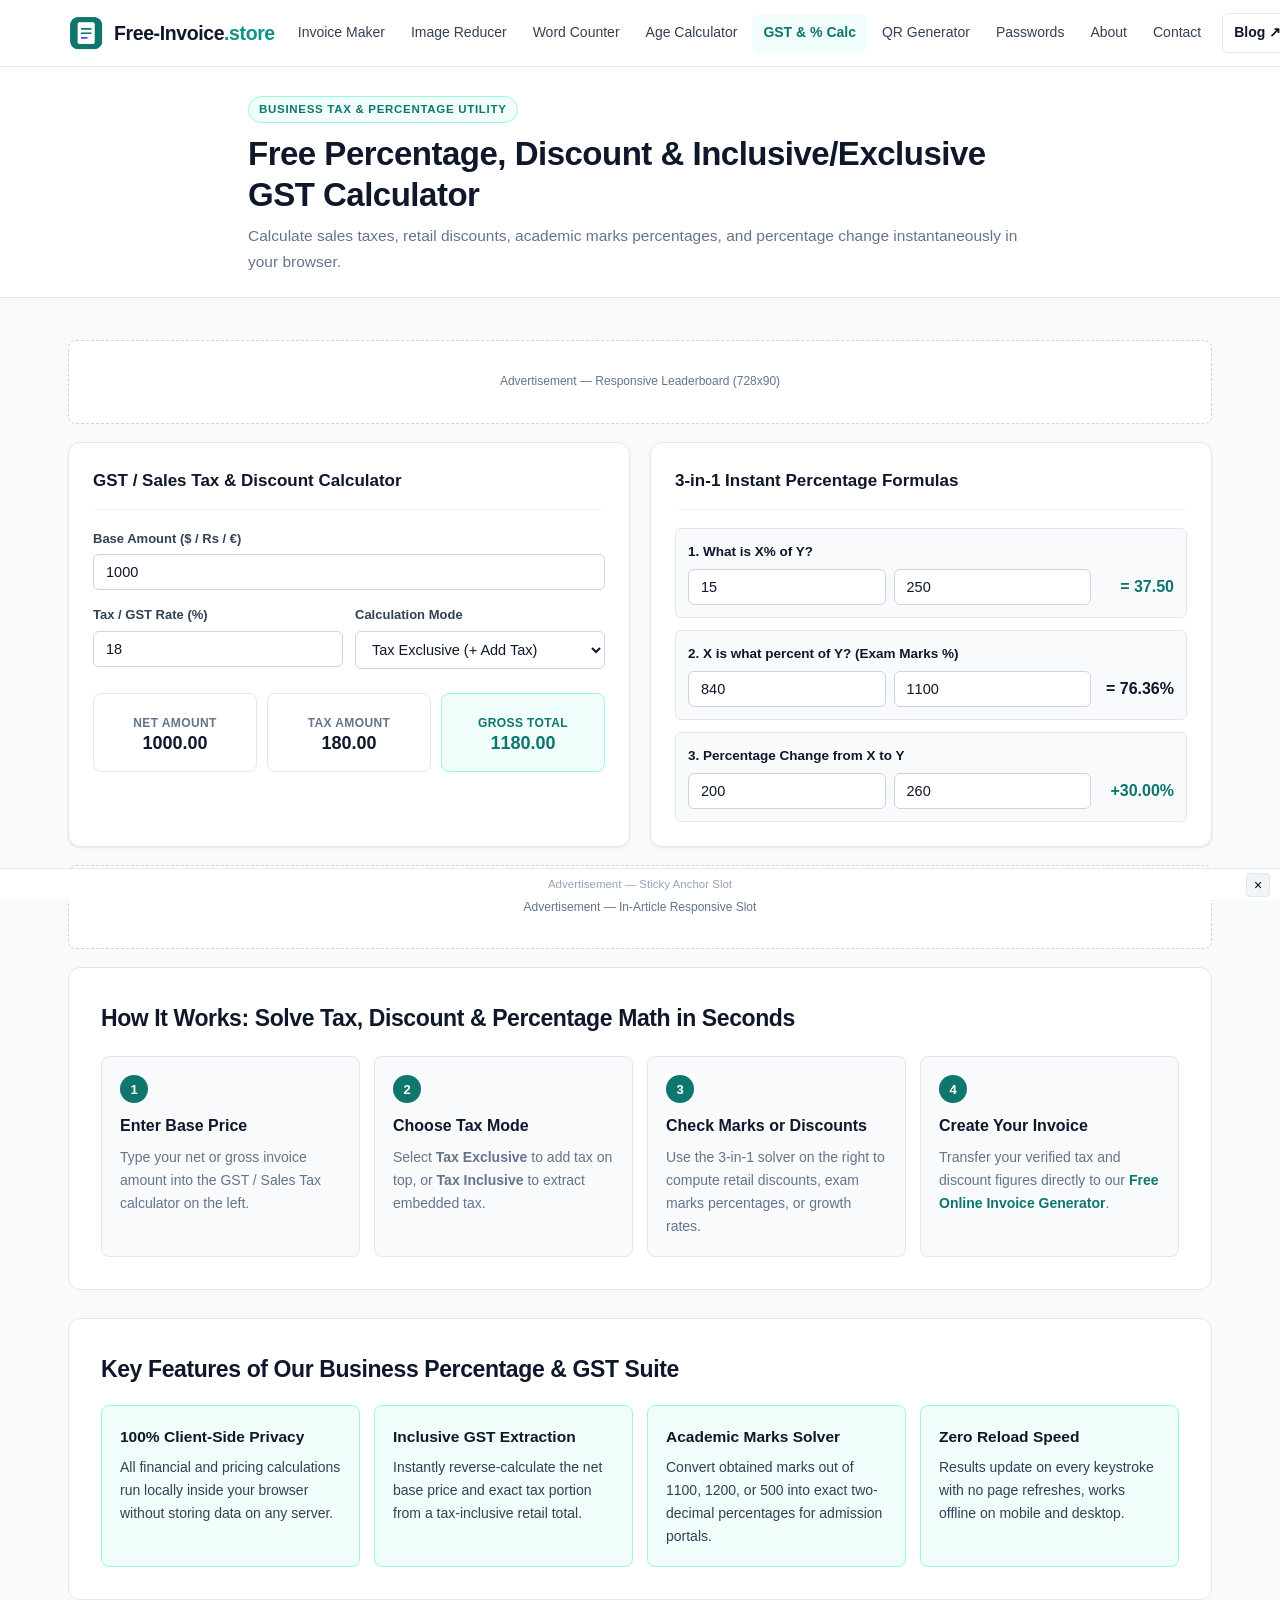
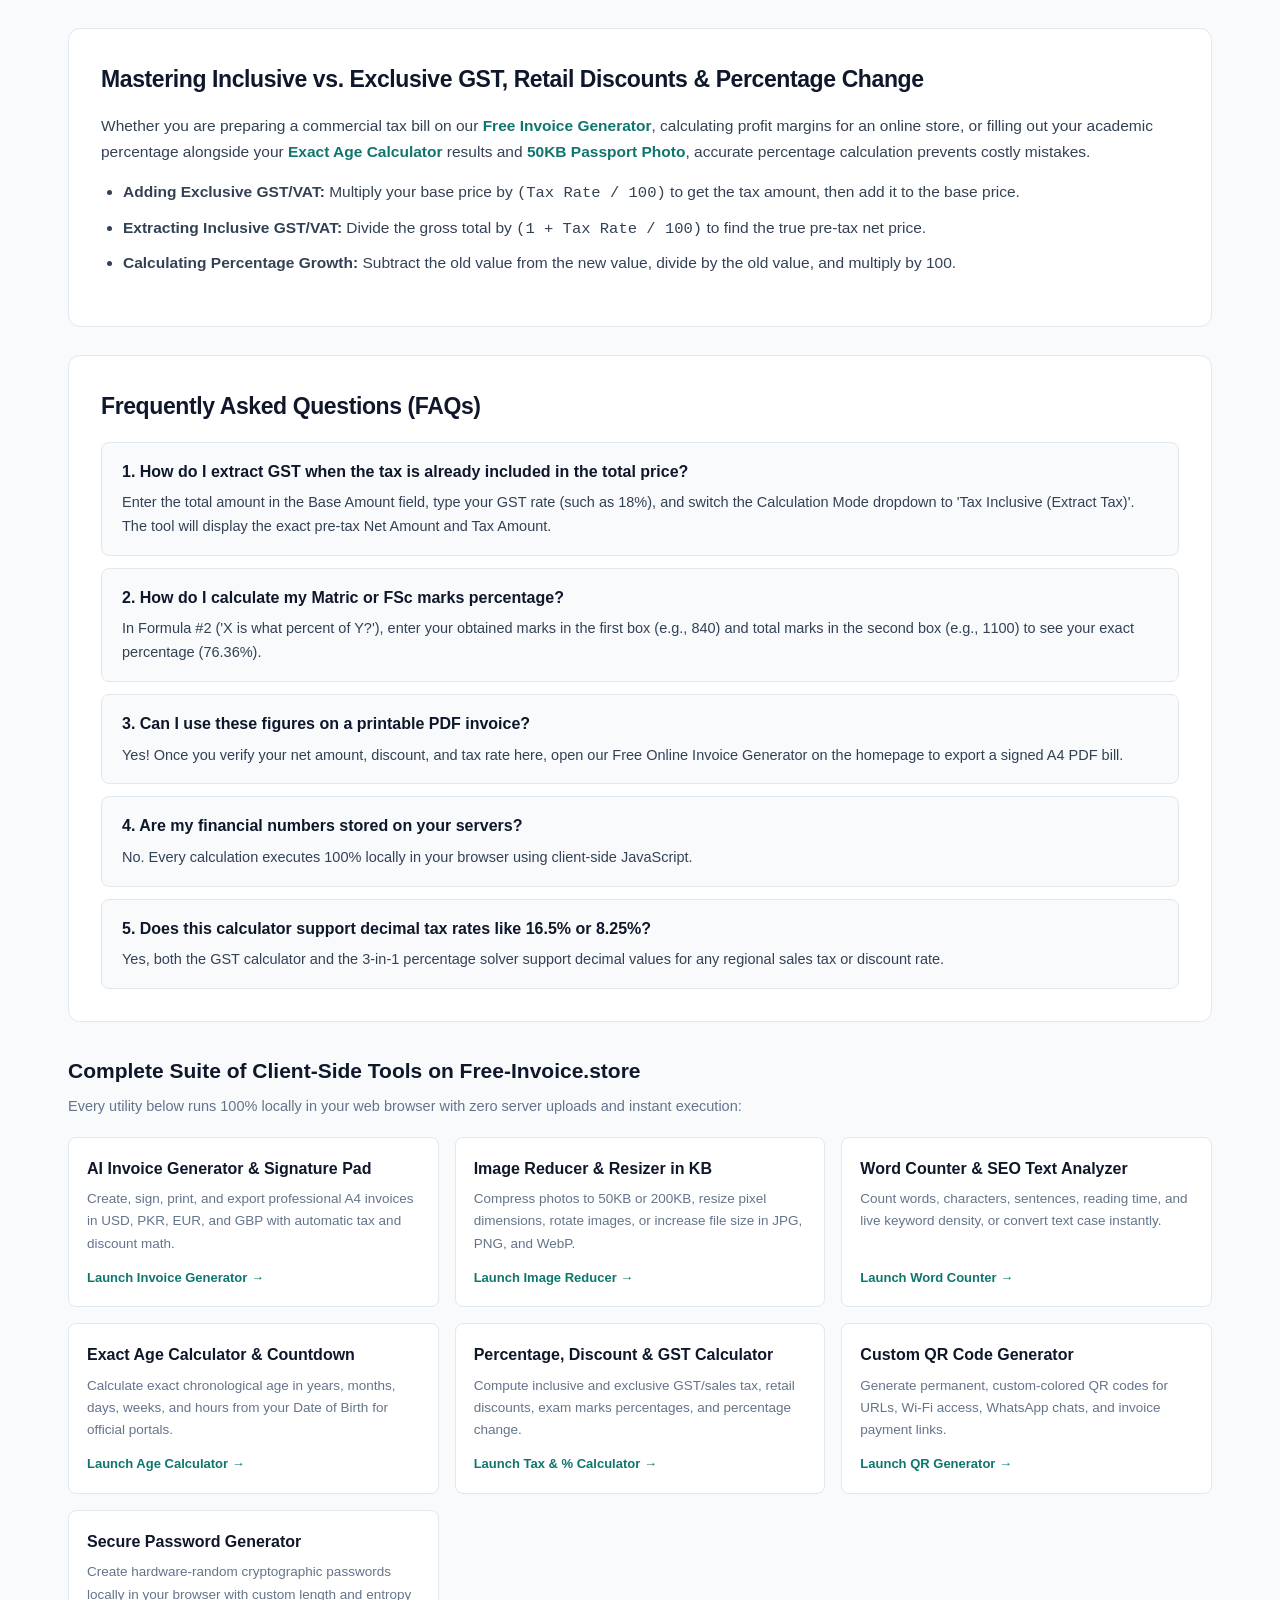
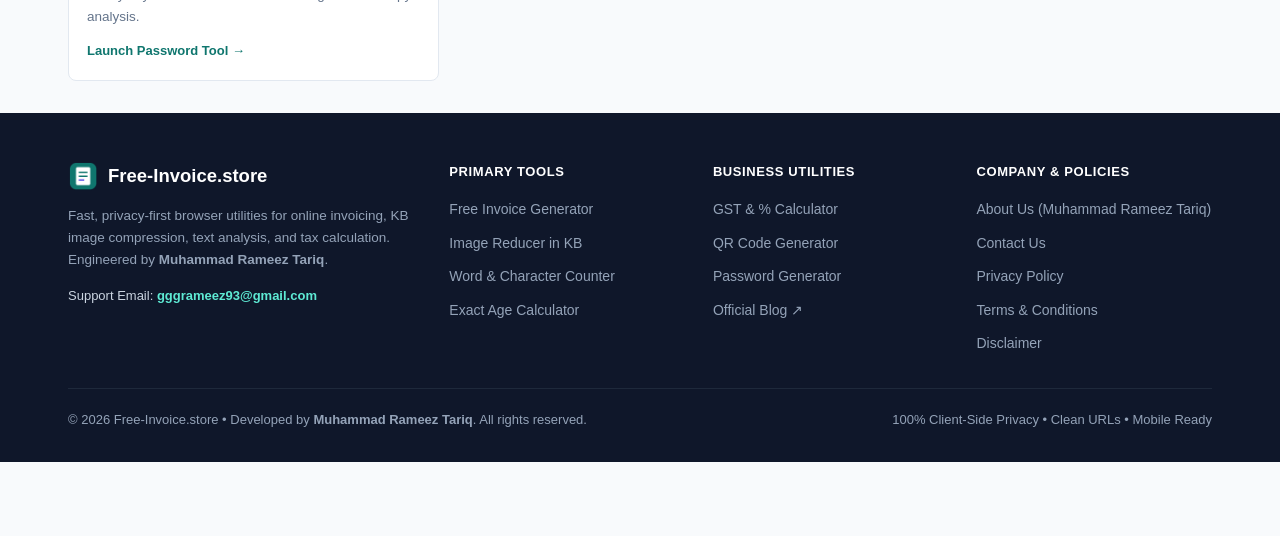
<file: percentage-calculator.html>
<!DOCTYPE html>
<html lang="en">
<head>
  <meta charset="UTF-8">
  <meta name="viewport" content="width=device-width, initial-scale=1.0">
  <title>Free Percentage, Discount & GST Calculator | Free-Invoice</title>
  <meta name="description" content="Calculate percentages, retail discounts, exam marks percentages, and inclusive or exclusive GST sales tax online instantly with 100% browser-side privacy.">
  <meta name="keywords" content="percentage calculator, gst calculator online, sales tax calculator, discount calculator, marks percentage calculator, free-invoice.store">
  <meta name="author" content="Muhammad Rameez Tariq">
  <meta name="robots" content="index, follow">
  <link rel="canonical" href="https://free-invoice.store/percentage-calculator" />
  <link rel="icon" type="image/png" href="logo.png">

  <!-- Open Graph (OG) Tags for WhatsApp, Facebook & LinkedIn -->
  <meta property="og:type" content="website">
  <meta property="og:title" content="Free Percentage, Discount & GST Calculator | Free-Invoice">
  <meta property="og:description" content="Calculate percentages, retail discounts, exam marks percentages, and inclusive or exclusive GST sales tax online instantly with 100% browser-side privacy.">
  <meta property="og:url" content="https://free-invoice.store/percentage-calculator">
  <meta property="og:site_name" content="Free-Invoice.store">
  <meta property="og:image" content="https://free-invoice.store/assets/images/og-preview.webp">

  <!-- Twitter Card Tags -->
  <meta name="twitter:card" content="summary_large_image">
  <meta name="twitter:title" content="Free Percentage, Discount & GST Calculator | Free-Invoice">
  <meta name="twitter:description" content="Calculate percentages, retail discounts, exam marks percentages, and inclusive or exclusive GST sales tax online instantly with 100% browser-side privacy.">
  <meta name="twitter:image" content="https://free-invoice.store/assets/images/og-preview.webp">

  <link rel="stylesheet" href="assets/css/styles.css">
  
  <script type="application/ld+json">
{
  "@context": "https://schema.org",
  "@type": "WebApplication",
  "name": "Free Percentage, Discount & GST Calculator",
  "url": "https://free-invoice.store/percentage-calculator",
  "operatingSystem": "All",
  "applicationCategory": "BusinessApplication",
  "offers": {
    "@type": "Offer",
    "price": "0",
    "priceCurrency": "USD"
  },
  "author": {
    "@type": "Person",
    "name": "Muhammad Rameez Tariq"
  }
}
</script>
  <script type="application/ld+json">
{
  "@context": "https://schema.org",
  "@type": "FAQPage",
  "mainEntity": [
    {
      "@type": "Question",
      "name": "1. How do I extract GST when the tax is already included in the total price?",
      "acceptedAnswer": {
        "@type": "Answer",
        "text": "Enter the total amount in the Base Amount field, type your GST rate (such as 18%), and switch the Calculation Mode dropdown to 'Tax Inclusive (Extract Tax)'. The tool will display the exact pre-tax Net Amount and Tax Amount."
      }
    },
    {
      "@type": "Question",
      "name": "2. How do I calculate my Matric or FSc marks percentage?",
      "acceptedAnswer": {
        "@type": "Answer",
        "text": "In Formula #2 ('X is what percent of Y?'), enter your obtained marks in the first box (e.g., 840) and total marks in the second box (e.g., 1100) to see your exact percentage (76.36%)."
      }
    },
    {
      "@type": "Question",
      "name": "3. Can I use these figures on a printable PDF invoice?",
      "acceptedAnswer": {
        "@type": "Answer",
        "text": "Yes! Once you verify your net amount, discount, and tax rate here, open our Free Online Invoice Generator on the homepage to export a signed A4 PDF bill."
      }
    },
    {
      "@type": "Question",
      "name": "4. Are my financial numbers stored on your servers?",
      "acceptedAnswer": {
        "@type": "Answer",
        "text": "No. Every calculation executes 100% locally in your browser using client-side JavaScript."
      }
    },
    {
      "@type": "Question",
      "name": "5. Does this calculator support decimal tax rates like 16.5% or 8.25%?",
      "acceptedAnswer": {
        "@type": "Answer",
        "text": "Yes, both the GST calculator and the 3-in-1 percentage solver support decimal values for any regional sales tax or discount rate."
      }
    }
  ]
}
</script>
</head>
<body>

  <!-- Sticky Header with Original Logo & Clean Extensionless Links -->
  <header class="site-header no-print">
    <div class="container header-inner">
      <a href="/" class="brand-logo" aria-label="Free-Invoice.store Home">
        <img src="logo.png" alt="Free-Invoice.store Official Logo" width="36" height="36" onerror="this.style.display='none'; this.nextElementSibling.style.display='inline-block';">
        <svg width="34" height="34" viewBox="0 0 48 48" fill="none" style="display:none;flex-shrink:0;"><rect width="48" height="48" rx="10" fill="#0f766e"/><path d="M14 12h14l6 6v18a2 2 0 0 1-2 2H14a2 2 0 0 1-2-2V14a2 2 0 0 1 2-2z" fill="#fff"/></svg>
        <span>Free-Invoice<span class="tld">.store</span></span>
      </a>

      <nav class="desktop-nav" aria-label="Primary Navigation">
        <a href="/" class="nav-item">Invoice Maker</a>
        <a href="/image-reducer" class="nav-item">Image Reducer</a>
        <a href="/word-counter" class="nav-item">Word Counter</a>
        <a href="/age-calculator" class="nav-item">Age Calculator</a>
        <a href="/percentage-calculator" class="nav-item active">GST &amp; % Calc</a>
        <a href="/qr-code-generator" class="nav-item">QR Generator</a>
        <a href="/password-generator" class="nav-item">Passwords</a>
        <a href="/about" class="nav-item">About</a>
        <a href="/contact" class="nav-item">Contact</a>
        <a href="https://blog.free-invoice.store" target="_blank" rel="noopener" class="nav-item blog-pill">Blog &#8599;</a>
      </nav>

      <button type="button" class="mobile-toggle" onclick="toggleMobileMenu()" aria-label="Toggle Navigation Menu">
        <svg width="20" height="20" viewBox="0 0 24 24" fill="none" stroke="currentColor" stroke-width="2.2" stroke-linecap="round"><line x1="3" y1="6" x2="21" y2="6"/><line x1="3" y1="12" x2="21" y2="12"/><line x1="3" y1="18" x2="21" y2="18"/></svg>
      </button>
    </div>

    <div id="mobileDrawer" class="mobile-drawer">
      <a href="/" class="nav-item">Invoice Generator</a>
      <a href="/image-reducer" class="nav-item">Image Reducer (KB)</a>
      <a href="/word-counter" class="nav-item">Word Counter</a>
      <a href="/age-calculator" class="nav-item">Age Calculator</a>
      <a href="/percentage-calculator" class="nav-item active">GST &amp; % Calculator</a>
      <a href="/qr-code-generator" class="nav-item">QR Code Generator</a>
      <a href="/password-generator" class="nav-item">Password Generator</a>
      <a href="/about" class="nav-item">About Us</a>
      <a href="/contact" class="nav-item">Contact Us</a>
      <a href="https://blog.free-invoice.store" target="_blank" rel="noopener" class="nav-item blog-pill">Official Blog &#8599;</a>
    </div>
  </header>

  <!-- Static HTML Core Hero Banner (Crawlable H1 & Intro Text) -->
  <section class="hero-banner no-print">
    <div class="container hero-inner">
      <span class="hero-tag">Business Tax & Percentage Utility</span>
      <h1>Free Percentage, Discount & Inclusive/Exclusive GST Calculator</h1>
      <p>Calculate sales taxes, retail discounts, academic marks percentages, and percentage change instantaneously in your browser.</p>
    </div>
  </section>

  <!-- Top AdSense Slot -->
  <div class="container no-print">
    <div class="ad-container" aria-label="Advertisement">
      <span>Advertisement — Responsive Leaderboard (728x90)</span>
    </div>
  </div>

  <!-- Main Interactive Tool + Static SEO Content -->
  <main class="container">
    
  <div class="grid-2">
    <div class="card" style="margin-bottom:0;">
      <div class="card-header">
        <h2 class="card-title">GST / Sales Tax &amp; Discount Calculator</h2>
      </div>
      <div class="form-group">
        <label class="form-label" for="tax-amount">Base Amount ($ / Rs / €)</label>
        <input type="number" id="tax-amount" class="form-control" value="1000" oninput="calcTax()">
      </div>
      <div class="grid-2" style="gap:12px;">
        <div class="form-group">
          <label class="form-label" for="tax-rate">Tax / GST Rate (%)</label>
          <input type="number" id="tax-rate" class="form-control" value="18" step="0.1" oninput="calcTax()">
        </div>
        <div class="form-group">
          <label class="form-label" for="tax-mode">Calculation Mode</label>
          <select id="tax-mode" class="form-control" onchange="calcTax()">
            <option value="exclusive">Tax Exclusive (+ Add Tax)</option>
            <option value="inclusive">Tax Inclusive (Extract Tax)</option>
          </select>
        </div>
      </div>
      <div class="grid-3" style="gap:10px;margin-top:10px;">
        <div class="stat-box">
          <div class="stat-label">Net Amount</div>
          <div id="res-net" class="stat-value" style="font-size:18px;">1000.00</div>
        </div>
        <div class="stat-box">
          <div class="stat-label">Tax Amount</div>
          <div id="res-tax" class="stat-value" style="font-size:18px;">180.00</div>
        </div>
        <div class="stat-box" style="background:var(--brand-soft);border-color:var(--brand-border);">
          <div class="stat-label" style="color:var(--brand-dark);">Gross Total</div>
          <div id="res-gross" class="stat-value" style="font-size:18px;color:var(--brand-dark);">1180.00</div>
        </div>
      </div>
    </div>

    <div class="card" style="margin-bottom:0;">
      <div class="card-header">
        <h2 class="card-title">3-in-1 Instant Percentage Formulas</h2>
      </div>

      <div style="background:var(--bg-page);padding:12px;border-radius:var(--radius-xs);border:1px solid var(--border-light);margin-bottom:12px;">
        <div style="font-weight:600;font-size:13.5px;margin-bottom:6px;color:var(--text-primary);">1. What is X% of Y?</div>
        <div style="display:grid;grid-template-columns:1fr 1fr auto;gap:8px;align-items:center;">
          <input type="number" id="p1-x" class="form-control" value="15" oninput="calcSimplePct()">
          <input type="number" id="p1-y" class="form-control" value="250" oninput="calcSimplePct()">
          <div id="p1-res" style="font-size:16px;font-weight:800;color:var(--brand-dark);min-width:75px;text-align:right;">= 37.50</div>
        </div>
      </div>

      <div style="background:var(--bg-page);padding:12px;border-radius:var(--radius-xs);border:1px solid var(--border-light);margin-bottom:12px;">
        <div style="font-weight:600;font-size:13.5px;margin-bottom:6px;color:var(--text-primary);">2. X is what percent of Y? (Exam Marks %)</div>
        <div style="display:grid;grid-template-columns:1fr 1fr auto;gap:8px;align-items:center;">
          <input type="number" id="p2-x" class="form-control" value="840" oninput="calcSimplePct()">
          <input type="number" id="p2-y" class="form-control" value="1100" oninput="calcSimplePct()">
          <div id="p2-res" style="font-size:16px;font-weight:800;color:var(--text-primary);min-width:75px;text-align:right;">= 76.36%</div>
        </div>
      </div>

      <div style="background:var(--bg-page);padding:12px;border-radius:var(--radius-xs);border:1px solid var(--border-light);">
        <div style="font-weight:600;font-size:13.5px;margin-bottom:6px;color:var(--text-primary);">3. Percentage Change from X to Y</div>
        <div style="display:grid;grid-template-columns:1fr 1fr auto;gap:8px;align-items:center;">
          <input type="number" id="p3-x" class="form-control" value="200" oninput="calcSimplePct()">
          <input type="number" id="p3-y" class="form-control" value="260" oninput="calcSimplePct()">
          <div id="p3-res" style="font-size:16px;font-weight:800;color:var(--brand-dark);min-width:75px;text-align:right;">+30.00%</div>
        </div>
      </div>
    </div>
  </div>

  <script>
    function calcTax() {
      const amt = parseFloat(document.getElementById('tax-amount').value) || 0;
      const rate = parseFloat(document.getElementById('tax-rate').value) || 0;
      const mode = document.getElementById('tax-mode').value;

      let net = 0, tax = 0, gross = 0;
      if (mode === 'exclusive') {
        net = amt;
        tax = (amt * rate) / 100;
        gross = net + tax;
      } else {
        gross = amt;
        net = amt / (1 + rate / 100);
        tax = gross - net;
      }
      document.getElementById('res-net').textContent = net.toFixed(2);
      document.getElementById('res-tax').textContent = tax.toFixed(2);
      document.getElementById('res-gross').textContent = gross.toFixed(2);
    }

    function calcSimplePct() {
      const p1x = parseFloat(document.getElementById('p1-x').value) || 0;
      const p1y = parseFloat(document.getElementById('p1-y').value) || 0;
      document.getElementById('p1-res').textContent = '= ' + ((p1x / 100) * p1y).toFixed(2);

      const p2x = parseFloat(document.getElementById('p2-x').value) || 0;
      const p2y = parseFloat(document.getElementById('p2-y').value) || 0;
      document.getElementById('p2-res').textContent = p2y !== 0 ? '= ' + ((p2x / p2y) * 100).toFixed(2) + '%' : '0%';

      const p3x = parseFloat(document.getElementById('p3-x').value) || 0;
      const p3y = parseFloat(document.getElementById('p3-y').value) || 0;
      if (p3x !== 0) {
        const diff = ((p3y - p3x) / Math.abs(p3x)) * 100;
        const sign = diff >= 0 ? '+' : '';
        document.getElementById('p3-res').textContent = sign + diff.toFixed(2) + '%';
      } else {
        document.getElementById('p3-res').textContent = '0%';
      }
    }
  </script>


    <div class="ad-container no-print">
      <span>Advertisement — In-Article Responsive Slot</span>
    </div>

    
  <section class="content-section">
    <h2>How It Works: Solve Tax, Discount &amp; Percentage Math in Seconds</h2>
    <div class="grid-4" style="margin-top:18px;">
      <div class="step-card">
        <span class="step-num">1</span>
        <h3>Enter Base Price</h3>
        <p>Type your net or gross invoice amount into the GST / Sales Tax calculator on the left.</p>
      </div>
      <div class="step-card">
        <span class="step-num">2</span>
        <h3>Choose Tax Mode</h3>
        <p>Select <strong>Tax Exclusive</strong> to add tax on top, or <strong>Tax Inclusive</strong> to extract embedded tax.</p>
      </div>
      <div class="step-card">
        <span class="step-num">3</span>
        <h3>Check Marks or Discounts</h3>
        <p>Use the 3-in-1 solver on the right to compute retail discounts, exam marks percentages, or growth rates.</p>
      </div>
      <div class="step-card">
        <span class="step-num">4</span>
        <h3>Create Your Invoice</h3>
        <p>Transfer your verified tax and discount figures directly to our <a href="/"><strong>Free Online Invoice Generator</strong></a>.</p>
      </div>
    </div>
  </section>

  <section class="content-section">
    <h2>Key Features of Our Business Percentage &amp; GST Suite</h2>
    <div class="grid-4" style="margin-top:16px;">
      <div class="feature-badge-card">
        <h3>100% Client-Side Privacy</h3>
        <p>All financial and pricing calculations run locally inside your browser without storing data on any server.</p>
      </div>
      <div class="feature-badge-card">
        <h3>Inclusive GST Extraction</h3>
        <p>Instantly reverse-calculate the net base price and exact tax portion from a tax-inclusive retail total.</p>
      </div>
      <div class="feature-badge-card">
        <h3>Academic Marks Solver</h3>
        <p>Convert obtained marks out of 1100, 1200, or 500 into exact two-decimal percentages for admission portals.</p>
      </div>
      <div class="feature-badge-card">
        <h3>Zero Reload Speed</h3>
        <p>Results update on every keystroke with no page refreshes, works offline on mobile and desktop.</p>
      </div>
    </div>
  </section>

  <article class="content-section">
    <h2>Mastering Inclusive vs. Exclusive GST, Retail Discounts &amp; Percentage Change</h2>
    <p>Whether you are preparing a commercial tax bill on our <a href="/"><strong>Free Invoice Generator</strong></a>, calculating profit margins for an online store, or filling out your academic percentage alongside your <a href="/age-calculator"><strong>Exact Age Calculator</strong></a> results and <a href="/image-reducer"><strong>50KB Passport Photo</strong></a>, accurate percentage calculation prevents costly mistakes.</p>
    <ul>
      <li><strong>Adding Exclusive GST/VAT:</strong> Multiply your base price by <code>(Tax Rate / 100)</code> to get the tax amount, then add it to the base price.</li>
      <li><strong>Extracting Inclusive GST/VAT:</strong> Divide the gross total by <code>(1 + Tax Rate / 100)</code> to find the true pre-tax net price.</li>
      <li><strong>Calculating Percentage Growth:</strong> Subtract the old value from the new value, divide by the old value, and multiply by 100.</li>
    </ul>
  </article>

    
        <section class="content-section no-print" aria-label="Frequently Asked Questions">
          <h2>Frequently Asked Questions (FAQs)</h2>
          <div class="faq-stack">
            <div class="faq-card"><h3>1. How do I extract GST when the tax is already included in the total price?</h3><p>Enter the total amount in the Base Amount field, type your GST rate (such as 18%), and switch the Calculation Mode dropdown to 'Tax Inclusive (Extract Tax)'. The tool will display the exact pre-tax Net Amount and Tax Amount.</p></div>
<div class="faq-card"><h3>2. How do I calculate my Matric or FSc marks percentage?</h3><p>In Formula #2 ('X is what percent of Y?'), enter your obtained marks in the first box (e.g., 840) and total marks in the second box (e.g., 1100) to see your exact percentage (76.36%).</p></div>
<div class="faq-card"><h3>3. Can I use these figures on a printable PDF invoice?</h3><p>Yes! Once you verify your net amount, discount, and tax rate here, open our Free Online Invoice Generator on the homepage to export a signed A4 PDF bill.</p></div>
<div class="faq-card"><h3>4. Are my financial numbers stored on your servers?</h3><p>No. Every calculation executes 100% locally in your browser using client-side JavaScript.</p></div>
<div class="faq-card"><h3>5. Does this calculator support decimal tax rates like 16.5% or 8.25%?</h3><p>Yes, both the GST calculator and the 3-in-1 percentage solver support decimal values for any regional sales tax or discount rate.</p></div>
          </div>
        </section>
        
    
    <section class="tools-directory no-print" aria-label="All Free Browser Utilities">
      <h2 style="font-size:21px;font-weight:800;color:var(--text-primary);margin:0 0 6px;">Complete Suite of Client-Side Tools on Free-Invoice.store</h2>
      <p style="margin:0 0 18px;font-size:14.5px;color:var(--text-muted);">Every utility below runs 100% locally in your web browser with zero server uploads and instant execution:</p>
      <div class="grid-3">
        <a href="/" class="dir-card">
          <div>
            <h3>AI Invoice Generator &amp; Signature Pad</h3>
            <p>Create, sign, print, and export professional A4 invoices in USD, PKR, EUR, and GBP with automatic tax and discount math.</p>
          </div>
          <span class="dir-link">Launch Invoice Generator &rarr;</span>
        </a>
        <a href="/image-reducer" class="dir-card">
          <div>
            <h3>Image Reducer &amp; Resizer in KB</h3>
            <p>Compress photos to 50KB or 200KB, resize pixel dimensions, rotate images, or increase file size in JPG, PNG, and WebP.</p>
          </div>
          <span class="dir-link">Launch Image Reducer &rarr;</span>
        </a>
        <a href="/word-counter" class="dir-card">
          <div>
            <h3>Word Counter &amp; SEO Text Analyzer</h3>
            <p>Count words, characters, sentences, reading time, and live keyword density, or convert text case instantly.</p>
          </div>
          <span class="dir-link">Launch Word Counter &rarr;</span>
        </a>
        <a href="/age-calculator" class="dir-card">
          <div>
            <h3>Exact Age Calculator &amp; Countdown</h3>
            <p>Calculate exact chronological age in years, months, days, weeks, and hours from your Date of Birth for official portals.</p>
          </div>
          <span class="dir-link">Launch Age Calculator &rarr;</span>
        </a>
        <a href="/percentage-calculator" class="dir-card">
          <div>
            <h3>Percentage, Discount &amp; GST Calculator</h3>
            <p>Compute inclusive and exclusive GST/sales tax, retail discounts, exam marks percentages, and percentage change.</p>
          </div>
          <span class="dir-link">Launch Tax &amp; % Calculator &rarr;</span>
        </a>
        <a href="/qr-code-generator" class="dir-card">
          <div>
            <h3>Custom QR Code Generator</h3>
            <p>Generate permanent, custom-colored QR codes for URLs, Wi-Fi access, WhatsApp chats, and invoice payment links.</p>
          </div>
          <span class="dir-link">Launch QR Generator &rarr;</span>
        </a>
        <a href="/password-generator" class="dir-card">
          <div>
            <h3>Secure Password Generator</h3>
            <p>Create hardware-random cryptographic passwords locally in your browser with custom length and entropy analysis.</p>
          </div>
          <span class="dir-link">Launch Password Tool &rarr;</span>
        </a>
      </div>
    </section>
    
  </main>

  <!-- Footer with Clean URLs & Developer Attribution -->
  <footer class="site-footer no-print">
    <div class="container">
      <div class="footer-grid">
        <div>
          <div class="footer-brand">
            <img src="logo.png" alt="Free-Invoice.store Logo" width="30" height="30" loading="lazy" onerror="this.style.display='none';">
            <span>Free-Invoice.store</span>
          </div>
          <p style="font-size:13.5px;line-height:1.65;margin-bottom:14px;">
            Fast, privacy-first browser utilities for online invoicing, KB image compression, text analysis, and tax calculation. Engineered by <strong>Muhammad Rameez Tariq</strong>.
          </p>
          <p style="font-size:13px;color:#cbd5e1;margin:0;">
            Support Email: <a href="mailto:gggrameez93@gmail.com" style="color:#5eead4;font-weight:600;">gggrameez93@gmail.com</a>
          </p>
        </div>

        <div class="footer-col">
          <h4>Primary Tools</h4>
          <ul class="footer-links">
            <li><a href="/">Free Invoice Generator</a></li>
            <li><a href="/image-reducer">Image Reducer in KB</a></li>
            <li><a href="/word-counter">Word &amp; Character Counter</a></li>
            <li><a href="/age-calculator">Exact Age Calculator</a></li>
          </ul>
        </div>

        <div class="footer-col">
          <h4>Business Utilities</h4>
          <ul class="footer-links">
            <li><a href="/percentage-calculator">GST &amp; % Calculator</a></li>
            <li><a href="/qr-code-generator">QR Code Generator</a></li>
            <li><a href="/password-generator">Password Generator</a></li>
            <li><a href="https://blog.free-invoice.store" target="_blank" rel="noopener">Official Blog &#8599;</a></li>
          </ul>
        </div>

        <div class="footer-col">
          <h4>Company &amp; Policies</h4>
          <ul class="footer-links">
            <li><a href="/about">About Us (Muhammad Rameez Tariq)</a></li>
            <li><a href="/contact">Contact Us</a></li>
            <li><a href="/privacy-policy">Privacy Policy</a></li>
            <li><a href="/terms">Terms &amp; Conditions</a></li>
            <li><a href="/disclaimer">Disclaimer</a></li>
          </ul>
        </div>
      </div>

      <div class="footer-bottom">
        <div>&copy; 2026 Free-Invoice.store &bull; Developed by <strong>Muhammad Rameez Tariq</strong>. All rights reserved.</div>
        <div>100% Client-Side Privacy &bull; Clean URLs &bull; Mobile Ready</div>
      </div>
    </div>
  </footer>

  <!-- Sticky Bottom Anchor Ad -->
  <div id="stickyAd" class="sticky-ad no-print">
    <button type="button" class="sticky-ad-close" onclick="closeStickyAd()" aria-label="Close Advertisement">&times;</button>
    <div style="font-size:11.5px;color:#94a3b8;font-weight:500;">
      Advertisement — Sticky Anchor Slot
    </div>
  </div>

  <script defer src="assets/js/common.js"></script>
</body>
</html>
</file>
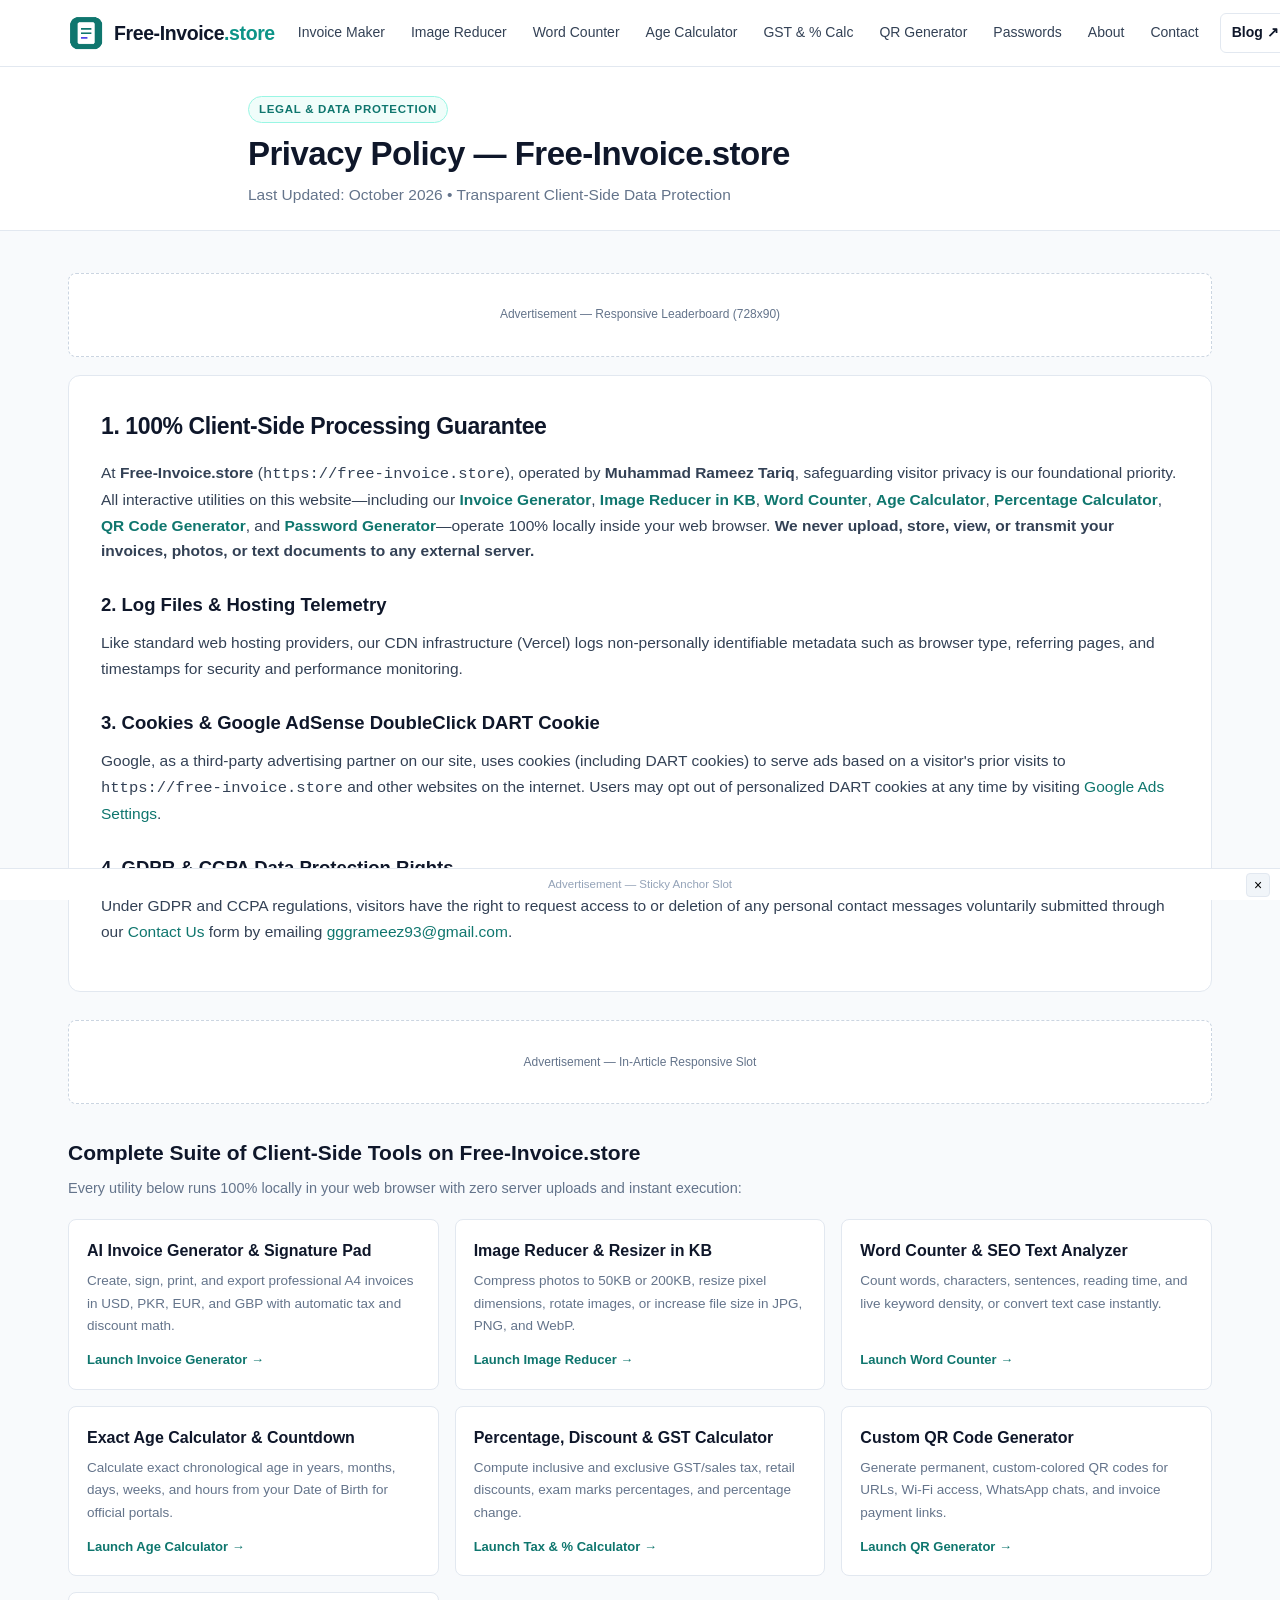
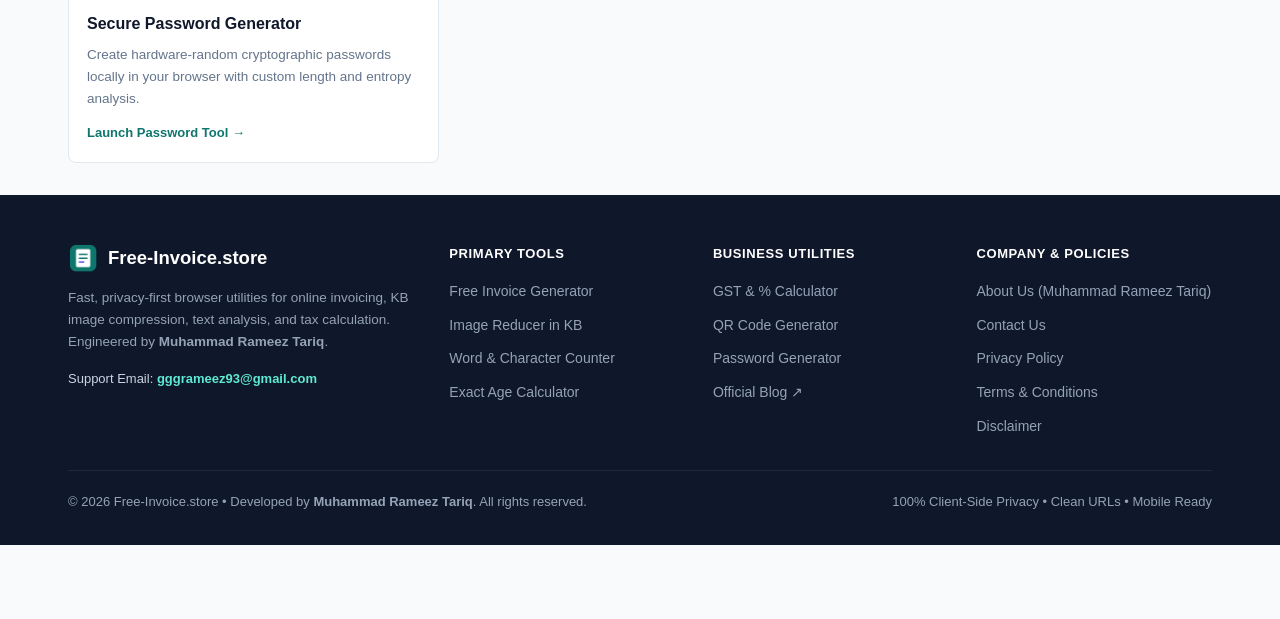
<file: privacy-policy.html>
<!DOCTYPE html>
<html lang="en">
<head>
  <meta charset="UTF-8">
  <meta name="viewport" content="width=device-width, initial-scale=1.0">
  <title>Official Privacy Policy & Data Protection | Free-Invoice</title>
  <meta name="description" content="Read the official Privacy Policy of Free-Invoice.store. Learn about our 100% client-side browser processing, Google AdSense DART cookies, GDPR, and CCPA.">
  <meta name="keywords" content="privacy policy, free-invoice.store privacy, client side processing, adsense privacy policy">
  <meta name="author" content="Muhammad Rameez Tariq">
  <meta name="robots" content="index, follow">
  <link rel="canonical" href="https://free-invoice.store/privacy-policy" />
  <link rel="icon" type="image/png" href="logo.png">

  <!-- Open Graph (OG) Tags for WhatsApp, Facebook & LinkedIn -->
  <meta property="og:type" content="website">
  <meta property="og:title" content="Official Privacy Policy & Data Protection | Free-Invoice">
  <meta property="og:description" content="Read the official Privacy Policy of Free-Invoice.store. Learn about our 100% client-side browser processing, Google AdSense DART cookies, GDPR, and CCPA.">
  <meta property="og:url" content="https://free-invoice.store/privacy-policy">
  <meta property="og:site_name" content="Free-Invoice.store">
  <meta property="og:image" content="https://free-invoice.store/assets/images/og-preview.webp">

  <!-- Twitter Card Tags -->
  <meta name="twitter:card" content="summary_large_image">
  <meta name="twitter:title" content="Official Privacy Policy & Data Protection | Free-Invoice">
  <meta name="twitter:description" content="Read the official Privacy Policy of Free-Invoice.store. Learn about our 100% client-side browser processing, Google AdSense DART cookies, GDPR, and CCPA.">
  <meta name="twitter:image" content="https://free-invoice.store/assets/images/og-preview.webp">

  <link rel="stylesheet" href="assets/css/styles.css">
  
  
</head>
<body>

  <!-- Sticky Header with Original Logo & Clean Extensionless Links -->
  <header class="site-header no-print">
    <div class="container header-inner">
      <a href="/" class="brand-logo" aria-label="Free-Invoice.store Home">
        <img src="logo.png" alt="Free-Invoice.store Official Logo" width="36" height="36" onerror="this.style.display='none'; this.nextElementSibling.style.display='inline-block';">
        <svg width="34" height="34" viewBox="0 0 48 48" fill="none" style="display:none;flex-shrink:0;"><rect width="48" height="48" rx="10" fill="#0f766e"/><path d="M14 12h14l6 6v18a2 2 0 0 1-2 2H14a2 2 0 0 1-2-2V14a2 2 0 0 1 2-2z" fill="#fff"/></svg>
        <span>Free-Invoice<span class="tld">.store</span></span>
      </a>

      <nav class="desktop-nav" aria-label="Primary Navigation">
        <a href="/" class="nav-item">Invoice Maker</a>
        <a href="/image-reducer" class="nav-item">Image Reducer</a>
        <a href="/word-counter" class="nav-item">Word Counter</a>
        <a href="/age-calculator" class="nav-item">Age Calculator</a>
        <a href="/percentage-calculator" class="nav-item">GST &amp; % Calc</a>
        <a href="/qr-code-generator" class="nav-item">QR Generator</a>
        <a href="/password-generator" class="nav-item">Passwords</a>
        <a href="/about" class="nav-item">About</a>
        <a href="/contact" class="nav-item">Contact</a>
        <a href="https://blog.free-invoice.store" target="_blank" rel="noopener" class="nav-item blog-pill">Blog &#8599;</a>
      </nav>

      <button type="button" class="mobile-toggle" onclick="toggleMobileMenu()" aria-label="Toggle Navigation Menu">
        <svg width="20" height="20" viewBox="0 0 24 24" fill="none" stroke="currentColor" stroke-width="2.2" stroke-linecap="round"><line x1="3" y1="6" x2="21" y2="6"/><line x1="3" y1="12" x2="21" y2="12"/><line x1="3" y1="18" x2="21" y2="18"/></svg>
      </button>
    </div>

    <div id="mobileDrawer" class="mobile-drawer">
      <a href="/" class="nav-item">Invoice Generator</a>
      <a href="/image-reducer" class="nav-item">Image Reducer (KB)</a>
      <a href="/word-counter" class="nav-item">Word Counter</a>
      <a href="/age-calculator" class="nav-item">Age Calculator</a>
      <a href="/percentage-calculator" class="nav-item">GST &amp; % Calculator</a>
      <a href="/qr-code-generator" class="nav-item">QR Code Generator</a>
      <a href="/password-generator" class="nav-item">Password Generator</a>
      <a href="/about" class="nav-item">About Us</a>
      <a href="/contact" class="nav-item">Contact Us</a>
      <a href="https://blog.free-invoice.store" target="_blank" rel="noopener" class="nav-item blog-pill">Official Blog &#8599;</a>
    </div>
  </header>

  <!-- Static HTML Core Hero Banner (Crawlable H1 & Intro Text) -->
  <section class="hero-banner no-print">
    <div class="container hero-inner">
      <span class="hero-tag">Legal & Data Protection</span>
      <h1>Privacy Policy — Free-Invoice.store</h1>
      <p>Last Updated: October 2026 • Transparent Client-Side Data Protection</p>
    </div>
  </section>

  <!-- Top AdSense Slot -->
  <div class="container no-print">
    <div class="ad-container" aria-label="Advertisement">
      <span>Advertisement — Responsive Leaderboard (728x90)</span>
    </div>
  </div>

  <!-- Main Interactive Tool + Static SEO Content -->
  <main class="container">
    
  <article class="content-section">
    <h2>1. 100% Client-Side Processing Guarantee</h2>
    <p>At <strong>Free-Invoice.store</strong> (<code>https://free-invoice.store</code>), operated by <strong>Muhammad Rameez Tariq</strong>, safeguarding visitor privacy is our foundational priority. All interactive utilities on this website—including our <a href="/"><strong>Invoice Generator</strong></a>, <a href="/image-reducer"><strong>Image Reducer in KB</strong></a>, <a href="/word-counter"><strong>Word Counter</strong></a>, <a href="/age-calculator"><strong>Age Calculator</strong></a>, <a href="/percentage-calculator"><strong>Percentage Calculator</strong></a>, <a href="/qr-code-generator"><strong>QR Code Generator</strong></a>, and <a href="/password-generator"><strong>Password Generator</strong></a>—operate 100% locally inside your web browser. <strong>We never upload, store, view, or transmit your invoices, photos, or text documents to any external server.</strong></p>

    <h3>2. Log Files &amp; Hosting Telemetry</h3>
    <p>Like standard web hosting providers, our CDN infrastructure (Vercel) logs non-personally identifiable metadata such as browser type, referring pages, and timestamps for security and performance monitoring.</p>

    <h3>3. Cookies &amp; Google AdSense DoubleClick DART Cookie</h3>
    <p>Google, as a third-party advertising partner on our site, uses cookies (including DART cookies) to serve ads based on a visitor's prior visits to <code>https://free-invoice.store</code> and other websites on the internet. Users may opt out of personalized DART cookies at any time by visiting <a href="https://policies.google.com/technologies/ads" target="_blank" rel="noopener">Google Ads Settings</a>.</p>

    <h3>4. GDPR &amp; CCPA Data Protection Rights</h3>
    <p>Under GDPR and CCPA regulations, visitors have the right to request access to or deletion of any personal contact messages voluntarily submitted through our <a href="/contact">Contact Us</a> form by emailing <a href="mailto:gggrameez93@gmail.com">gggrameez93@gmail.com</a>.</p>
  </article>


    <div class="ad-container no-print">
      <span>Advertisement — In-Article Responsive Slot</span>
    </div>

    
    
    
    <section class="tools-directory no-print" aria-label="All Free Browser Utilities">
      <h2 style="font-size:21px;font-weight:800;color:var(--text-primary);margin:0 0 6px;">Complete Suite of Client-Side Tools on Free-Invoice.store</h2>
      <p style="margin:0 0 18px;font-size:14.5px;color:var(--text-muted);">Every utility below runs 100% locally in your web browser with zero server uploads and instant execution:</p>
      <div class="grid-3">
        <a href="/" class="dir-card">
          <div>
            <h3>AI Invoice Generator &amp; Signature Pad</h3>
            <p>Create, sign, print, and export professional A4 invoices in USD, PKR, EUR, and GBP with automatic tax and discount math.</p>
          </div>
          <span class="dir-link">Launch Invoice Generator &rarr;</span>
        </a>
        <a href="/image-reducer" class="dir-card">
          <div>
            <h3>Image Reducer &amp; Resizer in KB</h3>
            <p>Compress photos to 50KB or 200KB, resize pixel dimensions, rotate images, or increase file size in JPG, PNG, and WebP.</p>
          </div>
          <span class="dir-link">Launch Image Reducer &rarr;</span>
        </a>
        <a href="/word-counter" class="dir-card">
          <div>
            <h3>Word Counter &amp; SEO Text Analyzer</h3>
            <p>Count words, characters, sentences, reading time, and live keyword density, or convert text case instantly.</p>
          </div>
          <span class="dir-link">Launch Word Counter &rarr;</span>
        </a>
        <a href="/age-calculator" class="dir-card">
          <div>
            <h3>Exact Age Calculator &amp; Countdown</h3>
            <p>Calculate exact chronological age in years, months, days, weeks, and hours from your Date of Birth for official portals.</p>
          </div>
          <span class="dir-link">Launch Age Calculator &rarr;</span>
        </a>
        <a href="/percentage-calculator" class="dir-card">
          <div>
            <h3>Percentage, Discount &amp; GST Calculator</h3>
            <p>Compute inclusive and exclusive GST/sales tax, retail discounts, exam marks percentages, and percentage change.</p>
          </div>
          <span class="dir-link">Launch Tax &amp; % Calculator &rarr;</span>
        </a>
        <a href="/qr-code-generator" class="dir-card">
          <div>
            <h3>Custom QR Code Generator</h3>
            <p>Generate permanent, custom-colored QR codes for URLs, Wi-Fi access, WhatsApp chats, and invoice payment links.</p>
          </div>
          <span class="dir-link">Launch QR Generator &rarr;</span>
        </a>
        <a href="/password-generator" class="dir-card">
          <div>
            <h3>Secure Password Generator</h3>
            <p>Create hardware-random cryptographic passwords locally in your browser with custom length and entropy analysis.</p>
          </div>
          <span class="dir-link">Launch Password Tool &rarr;</span>
        </a>
      </div>
    </section>
    
  </main>

  <!-- Footer with Clean URLs & Developer Attribution -->
  <footer class="site-footer no-print">
    <div class="container">
      <div class="footer-grid">
        <div>
          <div class="footer-brand">
            <img src="logo.png" alt="Free-Invoice.store Logo" width="30" height="30" loading="lazy" onerror="this.style.display='none';">
            <span>Free-Invoice.store</span>
          </div>
          <p style="font-size:13.5px;line-height:1.65;margin-bottom:14px;">
            Fast, privacy-first browser utilities for online invoicing, KB image compression, text analysis, and tax calculation. Engineered by <strong>Muhammad Rameez Tariq</strong>.
          </p>
          <p style="font-size:13px;color:#cbd5e1;margin:0;">
            Support Email: <a href="mailto:gggrameez93@gmail.com" style="color:#5eead4;font-weight:600;">gggrameez93@gmail.com</a>
          </p>
        </div>

        <div class="footer-col">
          <h4>Primary Tools</h4>
          <ul class="footer-links">
            <li><a href="/">Free Invoice Generator</a></li>
            <li><a href="/image-reducer">Image Reducer in KB</a></li>
            <li><a href="/word-counter">Word &amp; Character Counter</a></li>
            <li><a href="/age-calculator">Exact Age Calculator</a></li>
          </ul>
        </div>

        <div class="footer-col">
          <h4>Business Utilities</h4>
          <ul class="footer-links">
            <li><a href="/percentage-calculator">GST &amp; % Calculator</a></li>
            <li><a href="/qr-code-generator">QR Code Generator</a></li>
            <li><a href="/password-generator">Password Generator</a></li>
            <li><a href="https://blog.free-invoice.store" target="_blank" rel="noopener">Official Blog &#8599;</a></li>
          </ul>
        </div>

        <div class="footer-col">
          <h4>Company &amp; Policies</h4>
          <ul class="footer-links">
            <li><a href="/about">About Us (Muhammad Rameez Tariq)</a></li>
            <li><a href="/contact">Contact Us</a></li>
            <li><a href="/privacy-policy">Privacy Policy</a></li>
            <li><a href="/terms">Terms &amp; Conditions</a></li>
            <li><a href="/disclaimer">Disclaimer</a></li>
          </ul>
        </div>
      </div>

      <div class="footer-bottom">
        <div>&copy; 2026 Free-Invoice.store &bull; Developed by <strong>Muhammad Rameez Tariq</strong>. All rights reserved.</div>
        <div>100% Client-Side Privacy &bull; Clean URLs &bull; Mobile Ready</div>
      </div>
    </div>
  </footer>

  <!-- Sticky Bottom Anchor Ad -->
  <div id="stickyAd" class="sticky-ad no-print">
    <button type="button" class="sticky-ad-close" onclick="closeStickyAd()" aria-label="Close Advertisement">&times;</button>
    <div style="font-size:11.5px;color:#94a3b8;font-weight:500;">
      Advertisement — Sticky Anchor Slot
    </div>
  </div>

  <script defer src="assets/js/common.js"></script>
</body>
</html>
</file>
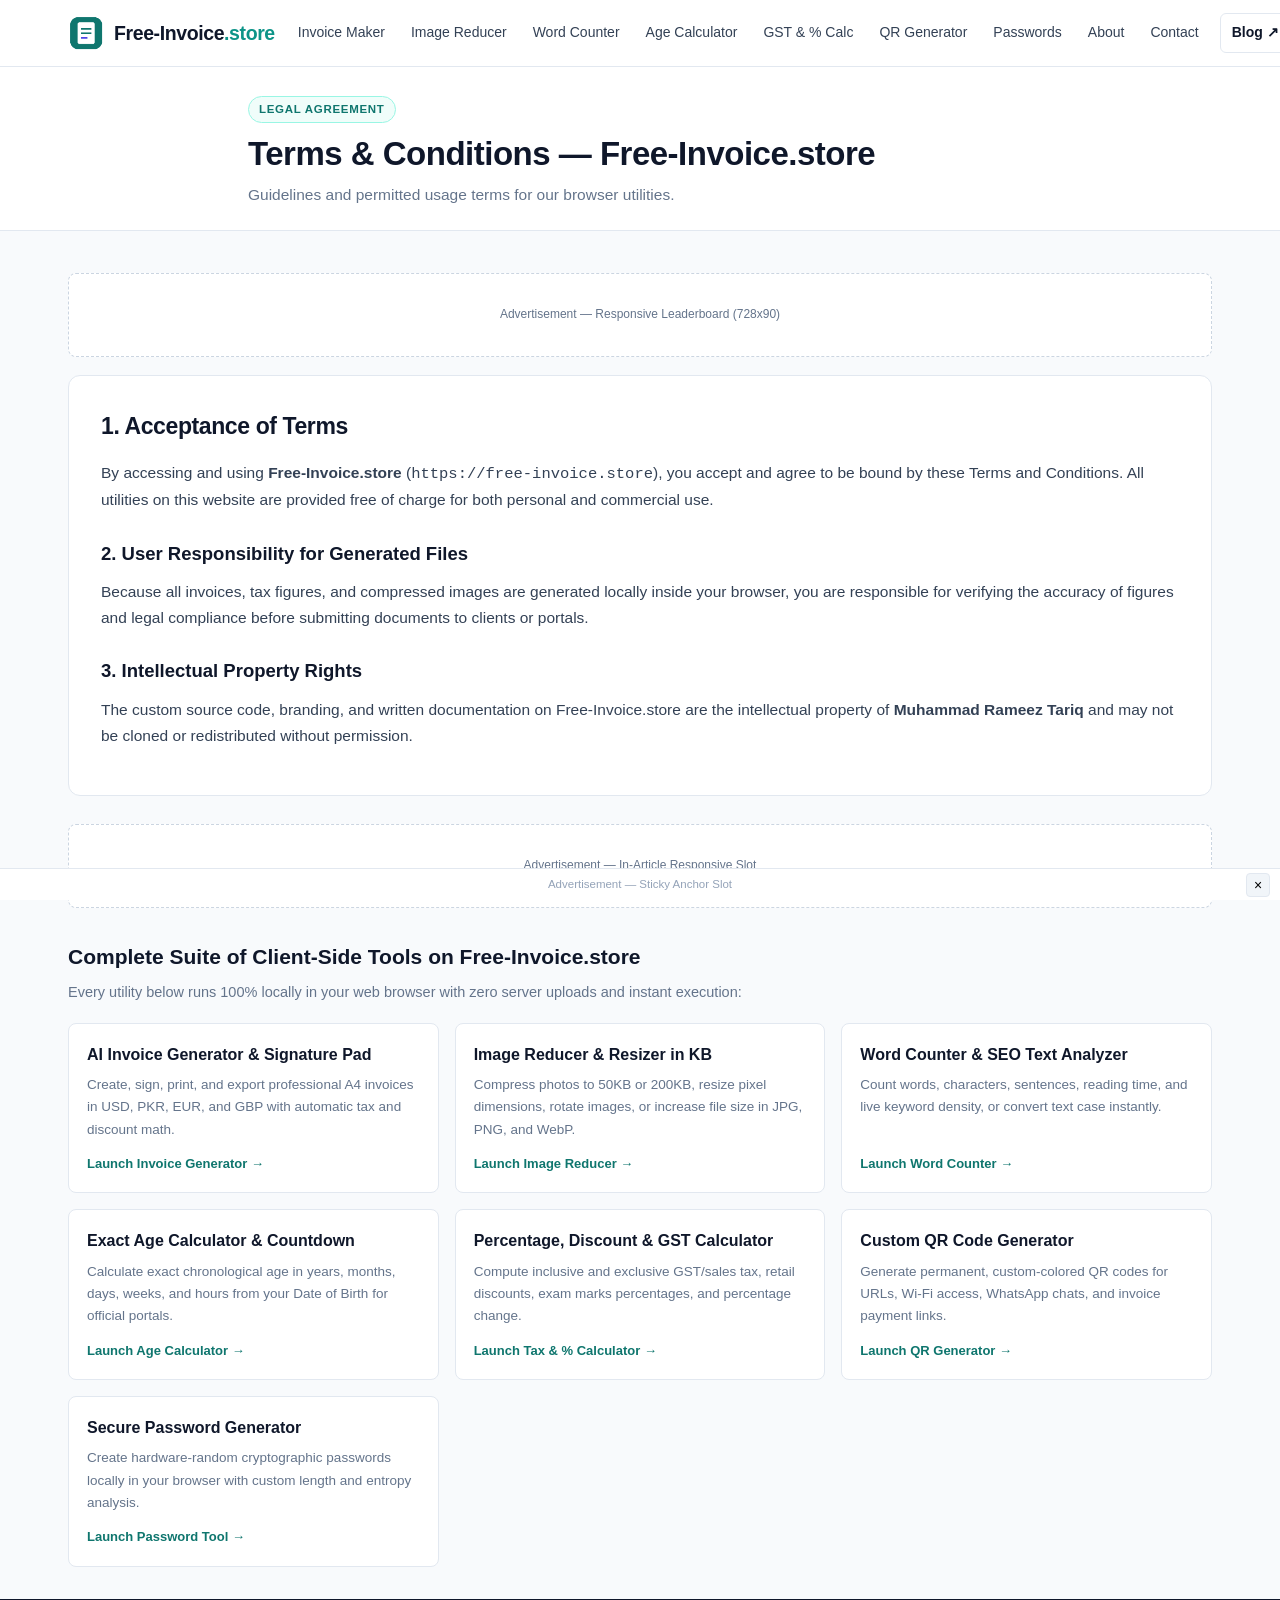
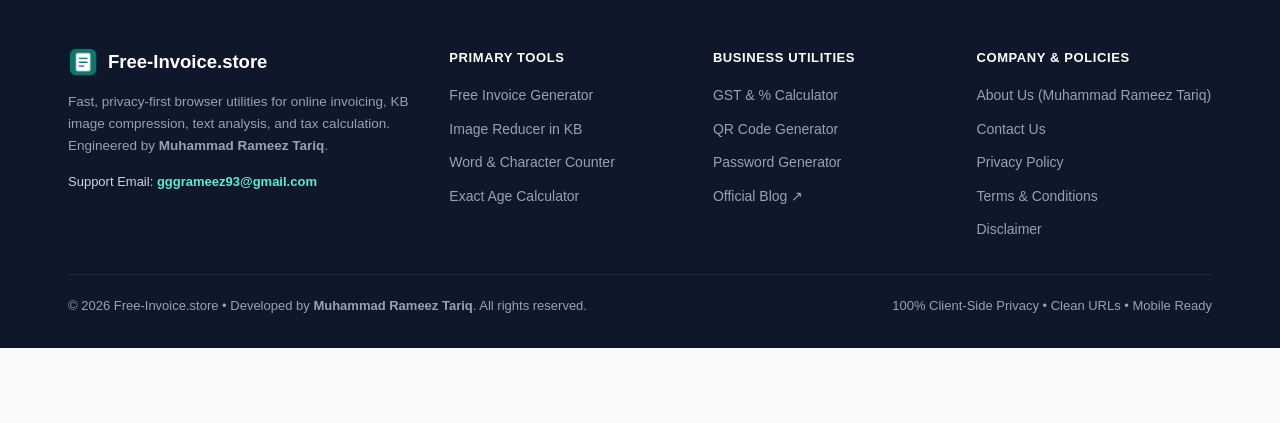
<file: terms.html>
<!DOCTYPE html>
<html lang="en">
<head>
  <meta charset="UTF-8">
  <meta name="viewport" content="width=device-width, initial-scale=1.0">
  <title>Official Terms and Conditions of Service | Free-Invoice</title>
  <meta name="description" content="Review the official Terms and Conditions for using the free online invoice generator, image reducer in KB, word counter, and calculators at Free-Invoice.">
  <meta name="keywords" content="terms and conditions, terms of service, free-invoice.store">
  <meta name="author" content="Muhammad Rameez Tariq">
  <meta name="robots" content="index, follow">
  <link rel="canonical" href="https://free-invoice.store/terms" />
  <link rel="icon" type="image/png" href="logo.png">

  <!-- Open Graph (OG) Tags for WhatsApp, Facebook & LinkedIn -->
  <meta property="og:type" content="website">
  <meta property="og:title" content="Official Terms and Conditions of Service | Free-Invoice">
  <meta property="og:description" content="Review the official Terms and Conditions for using the free online invoice generator, image reducer in KB, word counter, and calculators at Free-Invoice.">
  <meta property="og:url" content="https://free-invoice.store/terms">
  <meta property="og:site_name" content="Free-Invoice.store">
  <meta property="og:image" content="https://free-invoice.store/assets/images/og-preview.webp">

  <!-- Twitter Card Tags -->
  <meta name="twitter:card" content="summary_large_image">
  <meta name="twitter:title" content="Official Terms and Conditions of Service | Free-Invoice">
  <meta name="twitter:description" content="Review the official Terms and Conditions for using the free online invoice generator, image reducer in KB, word counter, and calculators at Free-Invoice.">
  <meta name="twitter:image" content="https://free-invoice.store/assets/images/og-preview.webp">

  <link rel="stylesheet" href="assets/css/styles.css">
  
  
</head>
<body>

  <!-- Sticky Header with Original Logo & Clean Extensionless Links -->
  <header class="site-header no-print">
    <div class="container header-inner">
      <a href="/" class="brand-logo" aria-label="Free-Invoice.store Home">
        <img src="logo.png" alt="Free-Invoice.store Official Logo" width="36" height="36" onerror="this.style.display='none'; this.nextElementSibling.style.display='inline-block';">
        <svg width="34" height="34" viewBox="0 0 48 48" fill="none" style="display:none;flex-shrink:0;"><rect width="48" height="48" rx="10" fill="#0f766e"/><path d="M14 12h14l6 6v18a2 2 0 0 1-2 2H14a2 2 0 0 1-2-2V14a2 2 0 0 1 2-2z" fill="#fff"/></svg>
        <span>Free-Invoice<span class="tld">.store</span></span>
      </a>

      <nav class="desktop-nav" aria-label="Primary Navigation">
        <a href="/" class="nav-item">Invoice Maker</a>
        <a href="/image-reducer" class="nav-item">Image Reducer</a>
        <a href="/word-counter" class="nav-item">Word Counter</a>
        <a href="/age-calculator" class="nav-item">Age Calculator</a>
        <a href="/percentage-calculator" class="nav-item">GST &amp; % Calc</a>
        <a href="/qr-code-generator" class="nav-item">QR Generator</a>
        <a href="/password-generator" class="nav-item">Passwords</a>
        <a href="/about" class="nav-item">About</a>
        <a href="/contact" class="nav-item">Contact</a>
        <a href="https://blog.free-invoice.store" target="_blank" rel="noopener" class="nav-item blog-pill">Blog &#8599;</a>
      </nav>

      <button type="button" class="mobile-toggle" onclick="toggleMobileMenu()" aria-label="Toggle Navigation Menu">
        <svg width="20" height="20" viewBox="0 0 24 24" fill="none" stroke="currentColor" stroke-width="2.2" stroke-linecap="round"><line x1="3" y1="6" x2="21" y2="6"/><line x1="3" y1="12" x2="21" y2="12"/><line x1="3" y1="18" x2="21" y2="18"/></svg>
      </button>
    </div>

    <div id="mobileDrawer" class="mobile-drawer">
      <a href="/" class="nav-item">Invoice Generator</a>
      <a href="/image-reducer" class="nav-item">Image Reducer (KB)</a>
      <a href="/word-counter" class="nav-item">Word Counter</a>
      <a href="/age-calculator" class="nav-item">Age Calculator</a>
      <a href="/percentage-calculator" class="nav-item">GST &amp; % Calculator</a>
      <a href="/qr-code-generator" class="nav-item">QR Code Generator</a>
      <a href="/password-generator" class="nav-item">Password Generator</a>
      <a href="/about" class="nav-item">About Us</a>
      <a href="/contact" class="nav-item">Contact Us</a>
      <a href="https://blog.free-invoice.store" target="_blank" rel="noopener" class="nav-item blog-pill">Official Blog &#8599;</a>
    </div>
  </header>

  <!-- Static HTML Core Hero Banner (Crawlable H1 & Intro Text) -->
  <section class="hero-banner no-print">
    <div class="container hero-inner">
      <span class="hero-tag">Legal Agreement</span>
      <h1>Terms & Conditions — Free-Invoice.store</h1>
      <p>Guidelines and permitted usage terms for our browser utilities.</p>
    </div>
  </section>

  <!-- Top AdSense Slot -->
  <div class="container no-print">
    <div class="ad-container" aria-label="Advertisement">
      <span>Advertisement — Responsive Leaderboard (728x90)</span>
    </div>
  </div>

  <!-- Main Interactive Tool + Static SEO Content -->
  <main class="container">
    
  <article class="content-section">
    <h2>1. Acceptance of Terms</h2>
    <p>By accessing and using <strong>Free-Invoice.store</strong> (<code>https://free-invoice.store</code>), you accept and agree to be bound by these Terms and Conditions. All utilities on this website are provided free of charge for both personal and commercial use.</p>

    <h3>2. User Responsibility for Generated Files</h3>
    <p>Because all invoices, tax figures, and compressed images are generated locally inside your browser, you are responsible for verifying the accuracy of figures and legal compliance before submitting documents to clients or portals.</p>

    <h3>3. Intellectual Property Rights</h3>
    <p>The custom source code, branding, and written documentation on Free-Invoice.store are the intellectual property of <strong>Muhammad Rameez Tariq</strong> and may not be cloned or redistributed without permission.</p>
  </article>


    <div class="ad-container no-print">
      <span>Advertisement — In-Article Responsive Slot</span>
    </div>

    
    
    
    <section class="tools-directory no-print" aria-label="All Free Browser Utilities">
      <h2 style="font-size:21px;font-weight:800;color:var(--text-primary);margin:0 0 6px;">Complete Suite of Client-Side Tools on Free-Invoice.store</h2>
      <p style="margin:0 0 18px;font-size:14.5px;color:var(--text-muted);">Every utility below runs 100% locally in your web browser with zero server uploads and instant execution:</p>
      <div class="grid-3">
        <a href="/" class="dir-card">
          <div>
            <h3>AI Invoice Generator &amp; Signature Pad</h3>
            <p>Create, sign, print, and export professional A4 invoices in USD, PKR, EUR, and GBP with automatic tax and discount math.</p>
          </div>
          <span class="dir-link">Launch Invoice Generator &rarr;</span>
        </a>
        <a href="/image-reducer" class="dir-card">
          <div>
            <h3>Image Reducer &amp; Resizer in KB</h3>
            <p>Compress photos to 50KB or 200KB, resize pixel dimensions, rotate images, or increase file size in JPG, PNG, and WebP.</p>
          </div>
          <span class="dir-link">Launch Image Reducer &rarr;</span>
        </a>
        <a href="/word-counter" class="dir-card">
          <div>
            <h3>Word Counter &amp; SEO Text Analyzer</h3>
            <p>Count words, characters, sentences, reading time, and live keyword density, or convert text case instantly.</p>
          </div>
          <span class="dir-link">Launch Word Counter &rarr;</span>
        </a>
        <a href="/age-calculator" class="dir-card">
          <div>
            <h3>Exact Age Calculator &amp; Countdown</h3>
            <p>Calculate exact chronological age in years, months, days, weeks, and hours from your Date of Birth for official portals.</p>
          </div>
          <span class="dir-link">Launch Age Calculator &rarr;</span>
        </a>
        <a href="/percentage-calculator" class="dir-card">
          <div>
            <h3>Percentage, Discount &amp; GST Calculator</h3>
            <p>Compute inclusive and exclusive GST/sales tax, retail discounts, exam marks percentages, and percentage change.</p>
          </div>
          <span class="dir-link">Launch Tax &amp; % Calculator &rarr;</span>
        </a>
        <a href="/qr-code-generator" class="dir-card">
          <div>
            <h3>Custom QR Code Generator</h3>
            <p>Generate permanent, custom-colored QR codes for URLs, Wi-Fi access, WhatsApp chats, and invoice payment links.</p>
          </div>
          <span class="dir-link">Launch QR Generator &rarr;</span>
        </a>
        <a href="/password-generator" class="dir-card">
          <div>
            <h3>Secure Password Generator</h3>
            <p>Create hardware-random cryptographic passwords locally in your browser with custom length and entropy analysis.</p>
          </div>
          <span class="dir-link">Launch Password Tool &rarr;</span>
        </a>
      </div>
    </section>
    
  </main>

  <!-- Footer with Clean URLs & Developer Attribution -->
  <footer class="site-footer no-print">
    <div class="container">
      <div class="footer-grid">
        <div>
          <div class="footer-brand">
            <img src="logo.png" alt="Free-Invoice.store Logo" width="30" height="30" loading="lazy" onerror="this.style.display='none';">
            <span>Free-Invoice.store</span>
          </div>
          <p style="font-size:13.5px;line-height:1.65;margin-bottom:14px;">
            Fast, privacy-first browser utilities for online invoicing, KB image compression, text analysis, and tax calculation. Engineered by <strong>Muhammad Rameez Tariq</strong>.
          </p>
          <p style="font-size:13px;color:#cbd5e1;margin:0;">
            Support Email: <a href="mailto:gggrameez93@gmail.com" style="color:#5eead4;font-weight:600;">gggrameez93@gmail.com</a>
          </p>
        </div>

        <div class="footer-col">
          <h4>Primary Tools</h4>
          <ul class="footer-links">
            <li><a href="/">Free Invoice Generator</a></li>
            <li><a href="/image-reducer">Image Reducer in KB</a></li>
            <li><a href="/word-counter">Word &amp; Character Counter</a></li>
            <li><a href="/age-calculator">Exact Age Calculator</a></li>
          </ul>
        </div>

        <div class="footer-col">
          <h4>Business Utilities</h4>
          <ul class="footer-links">
            <li><a href="/percentage-calculator">GST &amp; % Calculator</a></li>
            <li><a href="/qr-code-generator">QR Code Generator</a></li>
            <li><a href="/password-generator">Password Generator</a></li>
            <li><a href="https://blog.free-invoice.store" target="_blank" rel="noopener">Official Blog &#8599;</a></li>
          </ul>
        </div>

        <div class="footer-col">
          <h4>Company &amp; Policies</h4>
          <ul class="footer-links">
            <li><a href="/about">About Us (Muhammad Rameez Tariq)</a></li>
            <li><a href="/contact">Contact Us</a></li>
            <li><a href="/privacy-policy">Privacy Policy</a></li>
            <li><a href="/terms">Terms &amp; Conditions</a></li>
            <li><a href="/disclaimer">Disclaimer</a></li>
          </ul>
        </div>
      </div>

      <div class="footer-bottom">
        <div>&copy; 2026 Free-Invoice.store &bull; Developed by <strong>Muhammad Rameez Tariq</strong>. All rights reserved.</div>
        <div>100% Client-Side Privacy &bull; Clean URLs &bull; Mobile Ready</div>
      </div>
    </div>
  </footer>

  <!-- Sticky Bottom Anchor Ad -->
  <div id="stickyAd" class="sticky-ad no-print">
    <button type="button" class="sticky-ad-close" onclick="closeStickyAd()" aria-label="Close Advertisement">&times;</button>
    <div style="font-size:11.5px;color:#94a3b8;font-weight:500;">
      Advertisement — Sticky Anchor Slot
    </div>
  </div>

  <script defer src="assets/js/common.js"></script>
</body>
</html>
</file>
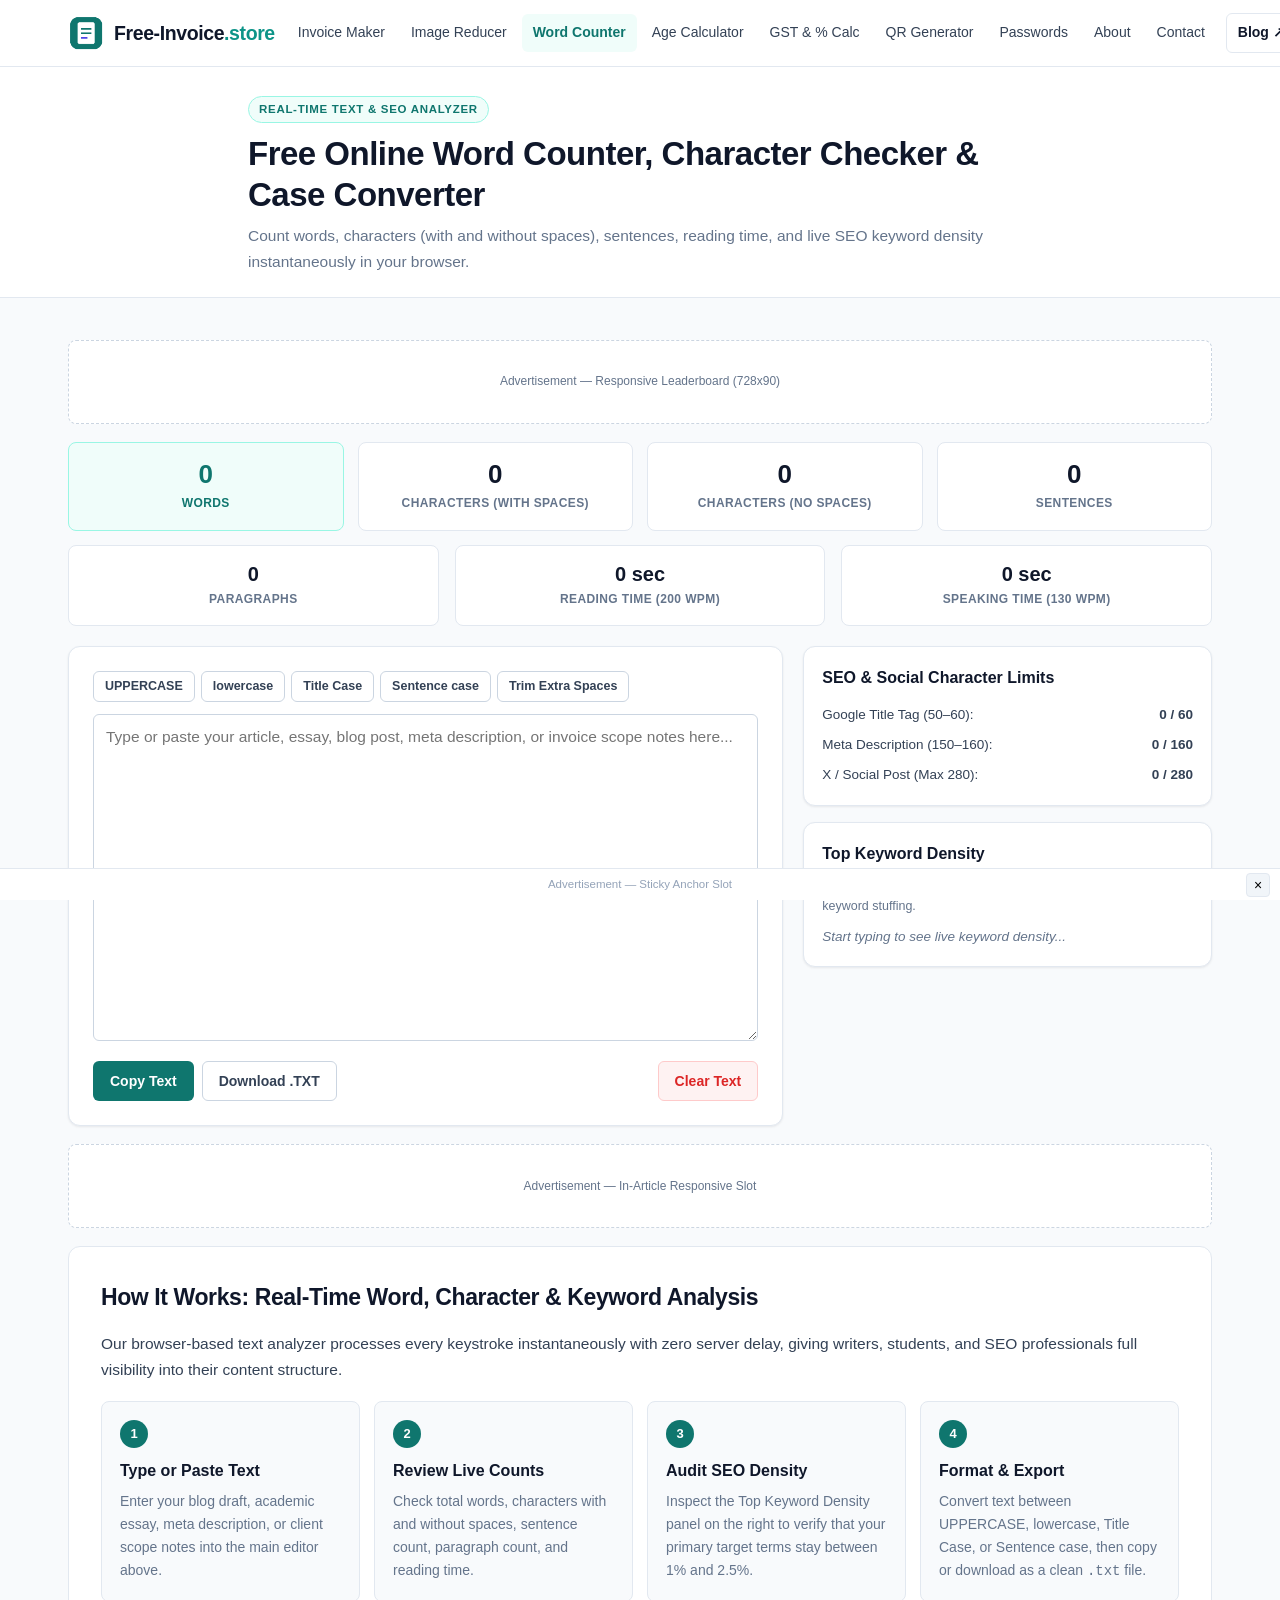
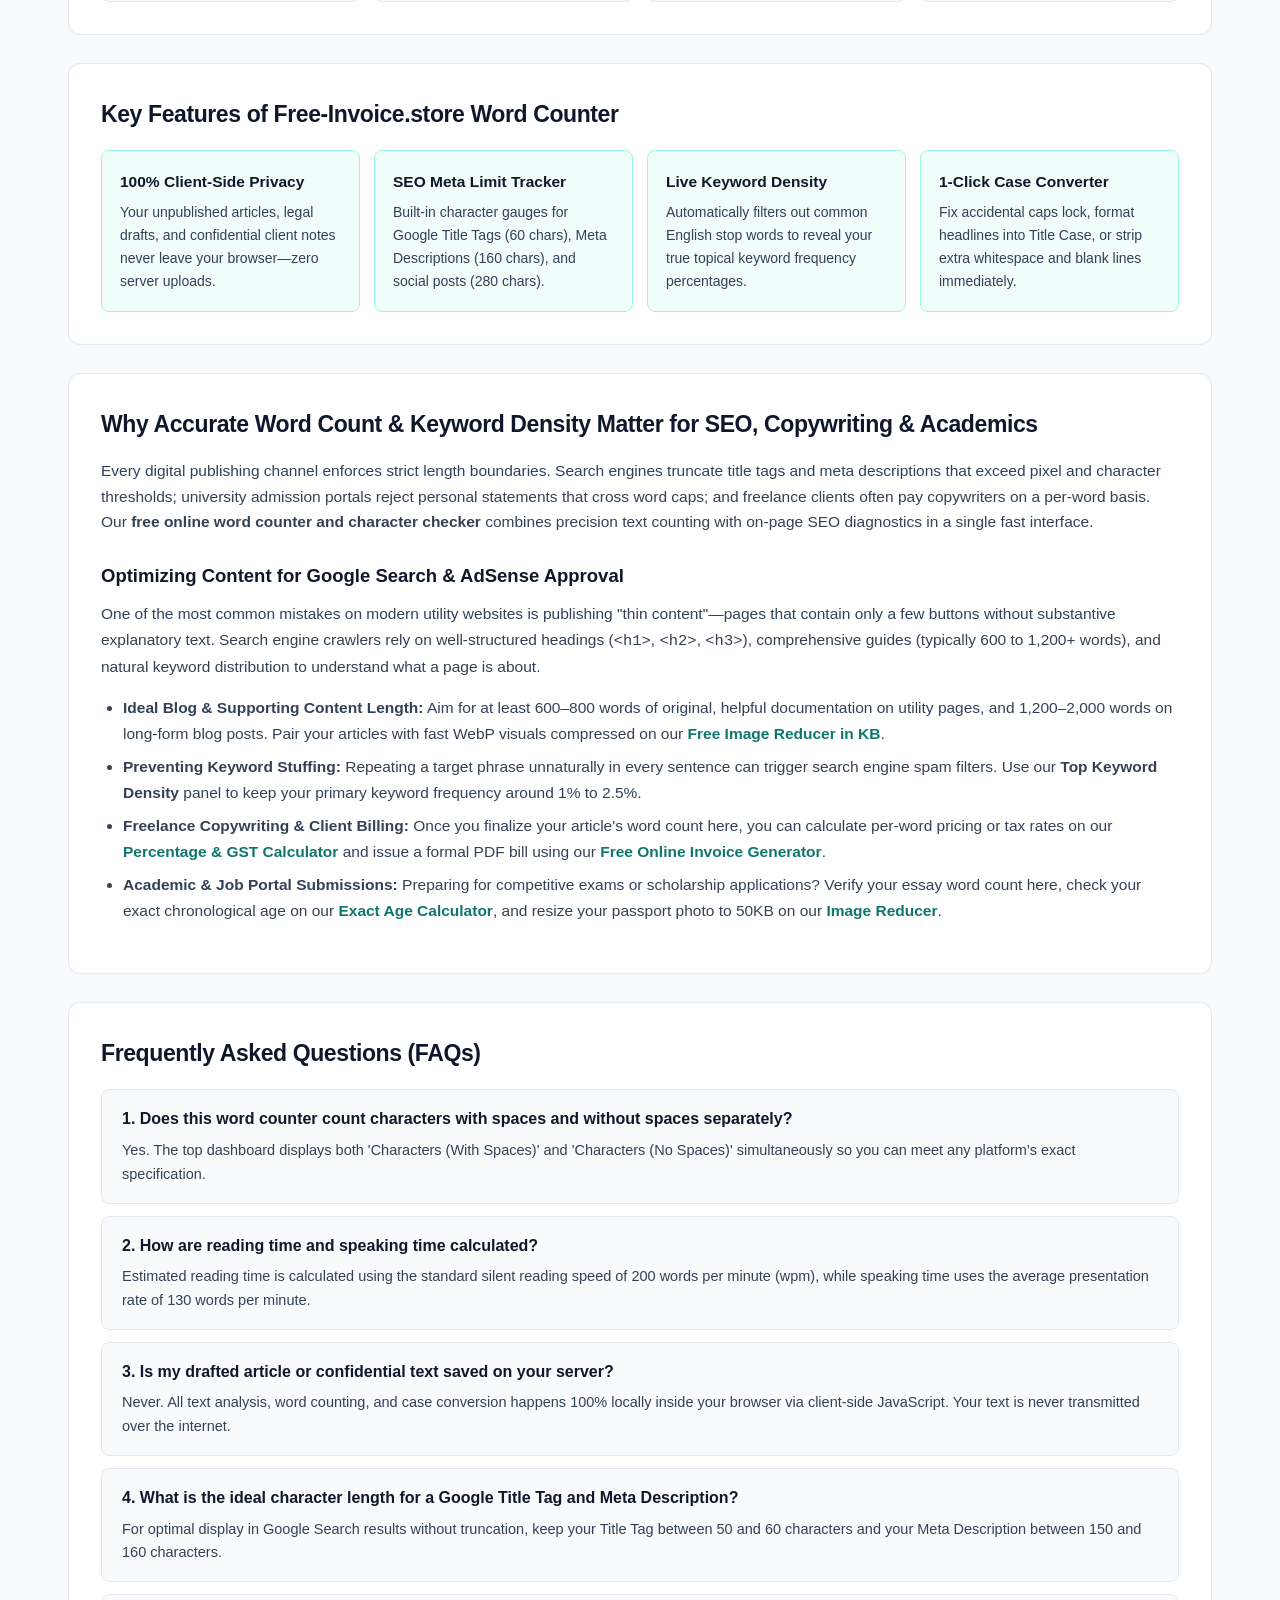
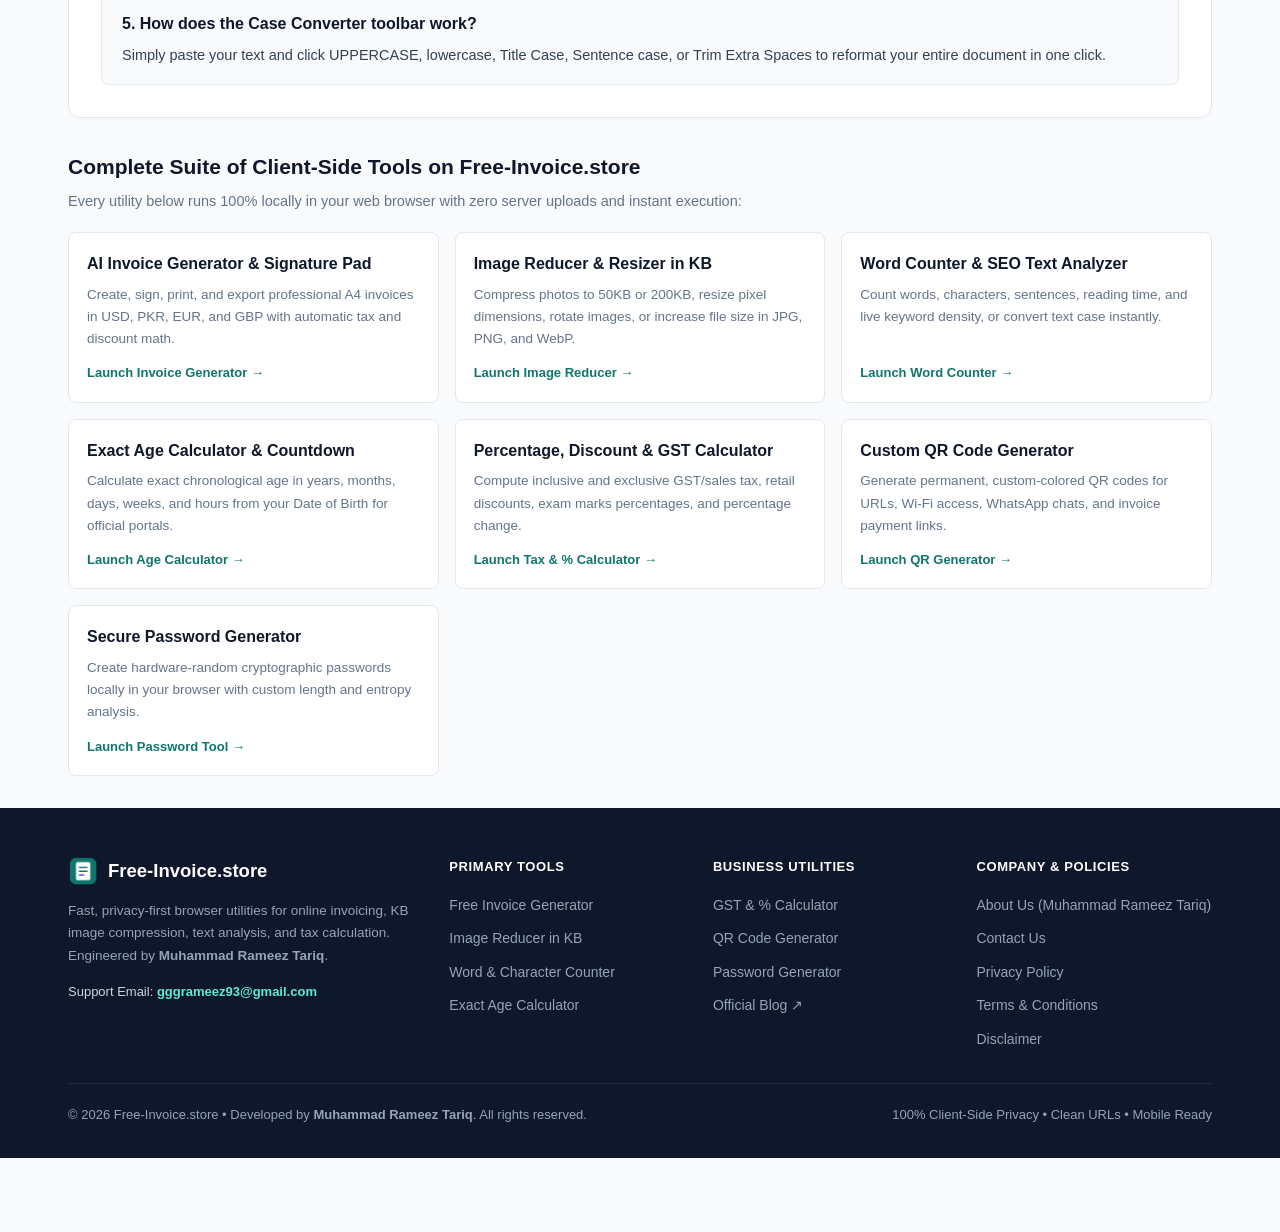
<file: word-counter.html>
<!DOCTYPE html>
<html lang="en">
<head>
  <meta charset="UTF-8">
  <meta name="viewport" content="width=device-width, initial-scale=1.0">
  <title>Free Online Word Counter & Character Checker | Free-Invoice</title>
  <meta name="description" content="Count words, characters, sentences, paragraphs, and reading time in real time. Includes live SEO keyword density analyzer and instant text case converter.">
  <meta name="keywords" content="word counter, character counter, online word count checker, letter counter, keyword density checker, case converter, free-invoice.store">
  <meta name="author" content="Muhammad Rameez Tariq">
  <meta name="robots" content="index, follow">
  <link rel="canonical" href="https://free-invoice.store/word-counter" />
  <link rel="icon" type="image/png" href="logo.png">

  <!-- Open Graph (OG) Tags for WhatsApp, Facebook & LinkedIn -->
  <meta property="og:type" content="website">
  <meta property="og:title" content="Free Online Word Counter & Character Checker | Free-Invoice">
  <meta property="og:description" content="Count words, characters, sentences, paragraphs, and reading time in real time. Includes live SEO keyword density analyzer and instant text case converter.">
  <meta property="og:url" content="https://free-invoice.store/word-counter">
  <meta property="og:site_name" content="Free-Invoice.store">
  <meta property="og:image" content="https://free-invoice.store/assets/images/og-preview.webp">

  <!-- Twitter Card Tags -->
  <meta name="twitter:card" content="summary_large_image">
  <meta name="twitter:title" content="Free Online Word Counter & Character Checker | Free-Invoice">
  <meta name="twitter:description" content="Count words, characters, sentences, paragraphs, and reading time in real time. Includes live SEO keyword density analyzer and instant text case converter.">
  <meta name="twitter:image" content="https://free-invoice.store/assets/images/og-preview.webp">

  <link rel="stylesheet" href="assets/css/styles.css">
  
  <script type="application/ld+json">
{
  "@context": "https://schema.org",
  "@type": "WebApplication",
  "name": "Free Online Word Counter & Character Checker",
  "url": "https://free-invoice.store/word-counter",
  "operatingSystem": "All",
  "applicationCategory": "UtilitiesApplication",
  "offers": {
    "@type": "Offer",
    "price": "0",
    "priceCurrency": "USD"
  },
  "author": {
    "@type": "Person",
    "name": "Muhammad Rameez Tariq"
  }
}
</script>
  <script type="application/ld+json">
{
  "@context": "https://schema.org",
  "@type": "FAQPage",
  "mainEntity": [
    {
      "@type": "Question",
      "name": "1. Does this word counter count characters with spaces and without spaces separately?",
      "acceptedAnswer": {
        "@type": "Answer",
        "text": "Yes. The top dashboard displays both 'Characters (With Spaces)' and 'Characters (No Spaces)' simultaneously so you can meet any platform's exact specification."
      }
    },
    {
      "@type": "Question",
      "name": "2. How are reading time and speaking time calculated?",
      "acceptedAnswer": {
        "@type": "Answer",
        "text": "Estimated reading time is calculated using the standard silent reading speed of 200 words per minute (wpm), while speaking time uses the average presentation rate of 130 words per minute."
      }
    },
    {
      "@type": "Question",
      "name": "3. Is my drafted article or confidential text saved on your server?",
      "acceptedAnswer": {
        "@type": "Answer",
        "text": "Never. All text analysis, word counting, and case conversion happens 100% locally inside your browser via client-side JavaScript. Your text is never transmitted over the internet."
      }
    },
    {
      "@type": "Question",
      "name": "4. What is the ideal character length for a Google Title Tag and Meta Description?",
      "acceptedAnswer": {
        "@type": "Answer",
        "text": "For optimal display in Google Search results without truncation, keep your Title Tag between 50 and 60 characters and your Meta Description between 150 and 160 characters."
      }
    },
    {
      "@type": "Question",
      "name": "5. How does the Case Converter toolbar work?",
      "acceptedAnswer": {
        "@type": "Answer",
        "text": "Simply paste your text and click UPPERCASE, lowercase, Title Case, Sentence case, or Trim Extra Spaces to reformat your entire document in one click."
      }
    }
  ]
}
</script>
</head>
<body>

  <!-- Sticky Header with Original Logo & Clean Extensionless Links -->
  <header class="site-header no-print">
    <div class="container header-inner">
      <a href="/" class="brand-logo" aria-label="Free-Invoice.store Home">
        <img src="logo.png" alt="Free-Invoice.store Official Logo" width="36" height="36" onerror="this.style.display='none'; this.nextElementSibling.style.display='inline-block';">
        <svg width="34" height="34" viewBox="0 0 48 48" fill="none" style="display:none;flex-shrink:0;"><rect width="48" height="48" rx="10" fill="#0f766e"/><path d="M14 12h14l6 6v18a2 2 0 0 1-2 2H14a2 2 0 0 1-2-2V14a2 2 0 0 1 2-2z" fill="#fff"/></svg>
        <span>Free-Invoice<span class="tld">.store</span></span>
      </a>

      <nav class="desktop-nav" aria-label="Primary Navigation">
        <a href="/" class="nav-item">Invoice Maker</a>
        <a href="/image-reducer" class="nav-item">Image Reducer</a>
        <a href="/word-counter" class="nav-item active">Word Counter</a>
        <a href="/age-calculator" class="nav-item">Age Calculator</a>
        <a href="/percentage-calculator" class="nav-item">GST &amp; % Calc</a>
        <a href="/qr-code-generator" class="nav-item">QR Generator</a>
        <a href="/password-generator" class="nav-item">Passwords</a>
        <a href="/about" class="nav-item">About</a>
        <a href="/contact" class="nav-item">Contact</a>
        <a href="https://blog.free-invoice.store" target="_blank" rel="noopener" class="nav-item blog-pill">Blog &#8599;</a>
      </nav>

      <button type="button" class="mobile-toggle" onclick="toggleMobileMenu()" aria-label="Toggle Navigation Menu">
        <svg width="20" height="20" viewBox="0 0 24 24" fill="none" stroke="currentColor" stroke-width="2.2" stroke-linecap="round"><line x1="3" y1="6" x2="21" y2="6"/><line x1="3" y1="12" x2="21" y2="12"/><line x1="3" y1="18" x2="21" y2="18"/></svg>
      </button>
    </div>

    <div id="mobileDrawer" class="mobile-drawer">
      <a href="/" class="nav-item">Invoice Generator</a>
      <a href="/image-reducer" class="nav-item">Image Reducer (KB)</a>
      <a href="/word-counter" class="nav-item active">Word Counter</a>
      <a href="/age-calculator" class="nav-item">Age Calculator</a>
      <a href="/percentage-calculator" class="nav-item">GST &amp; % Calculator</a>
      <a href="/qr-code-generator" class="nav-item">QR Code Generator</a>
      <a href="/password-generator" class="nav-item">Password Generator</a>
      <a href="/about" class="nav-item">About Us</a>
      <a href="/contact" class="nav-item">Contact Us</a>
      <a href="https://blog.free-invoice.store" target="_blank" rel="noopener" class="nav-item blog-pill">Official Blog &#8599;</a>
    </div>
  </header>

  <!-- Static HTML Core Hero Banner (Crawlable H1 & Intro Text) -->
  <section class="hero-banner no-print">
    <div class="container hero-inner">
      <span class="hero-tag">Real-Time Text & SEO Analyzer</span>
      <h1>Free Online Word Counter, Character Checker & Case Converter</h1>
      <p>Count words, characters (with and without spaces), sentences, reading time, and live SEO keyword density instantaneously in your browser.</p>
    </div>
  </section>

  <!-- Top AdSense Slot -->
  <div class="container no-print">
    <div class="ad-container" aria-label="Advertisement">
      <span>Advertisement — Responsive Leaderboard (728x90)</span>
    </div>
  </div>

  <!-- Main Interactive Tool + Static SEO Content -->
  <main class="container">
    
  <div class="grid-4" style="margin-bottom:14px;">
    <div class="stat-box" style="background:var(--brand-soft);border-color:var(--brand-border);">
      <div id="wc-words" class="stat-value" style="color:var(--brand-dark);">0</div>
      <div class="stat-label" style="color:var(--brand-dark);">Words</div>
    </div>
    <div class="stat-box">
      <div id="wc-chars" class="stat-value">0</div>
      <div class="stat-label">Characters (With Spaces)</div>
    </div>
    <div class="stat-box">
      <div id="wc-chars-no-space" class="stat-value">0</div>
      <div class="stat-label">Characters (No Spaces)</div>
    </div>
    <div class="stat-box">
      <div id="wc-sentences" class="stat-value">0</div>
      <div class="stat-label">Sentences</div>
    </div>
  </div>

  <div class="grid-3" style="margin-bottom:20px;">
    <div class="stat-box">
      <div id="wc-paragraphs" class="stat-value" style="font-size:20px;">0</div>
      <div class="stat-label">Paragraphs</div>
    </div>
    <div class="stat-box">
      <div id="wc-read-time" class="stat-value" style="font-size:20px;">0 sec</div>
      <div class="stat-label">Reading Time (200 wpm)</div>
    </div>
    <div class="stat-box">
      <div id="wc-speak-time" class="stat-value" style="font-size:20px;">0 sec</div>
      <div class="stat-label">Speaking Time (130 wpm)</div>
    </div>
  </div>

  <div class="grid-2" style="grid-template-columns:1.4fr 0.8fr;align-items:start;">
    <div class="card" style="margin-bottom:0;">
      <div style="display:flex;flex-wrap:wrap;gap:6px;margin-bottom:12px;">
        <button type="button" class="btn btn-outline" style="padding:6px 11px;font-size:12.5px;" onclick="transformCase('upper')">UPPERCASE</button>
        <button type="button" class="btn btn-outline" style="padding:6px 11px;font-size:12.5px;" onclick="transformCase('lower')">lowercase</button>
        <button type="button" class="btn btn-outline" style="padding:6px 11px;font-size:12.5px;" onclick="transformCase('title')">Title Case</button>
        <button type="button" class="btn btn-outline" style="padding:6px 11px;font-size:12.5px;" onclick="transformCase('sentence')">Sentence case</button>
        <button type="button" class="btn btn-outline" style="padding:6px 11px;font-size:12.5px;" onclick="transformCase('clean')">Trim Extra Spaces</button>
      </div>

      <textarea id="wc-input" class="form-control" rows="12" placeholder="Type or paste your article, essay, blog post, meta description, or invoice scope notes here..." style="font-size:15.5px;line-height:1.65;resize:vertical;" oninput="analyzeText()"></textarea>

      <div style="display:flex;flex-wrap:wrap;justify-content:space-between;gap:8px;margin-top:12px;">
        <div style="display:flex;gap:8px;">
          <button type="button" class="btn btn-primary" onclick="copyText()">Copy Text</button>
          <button type="button" class="btn btn-outline" onclick="downloadTextFile()">Download .TXT</button>
        </div>
        <button type="button" class="btn btn-danger" onclick="clearText()">Clear Text</button>
      </div>
    </div>

    <div style="display:flex;flex-direction:column;gap:16px;">
      <div class="card" style="margin-bottom:0;padding:18px;">
        <h2 style="margin:0 0 12px;font-size:16px;color:var(--text-primary);">SEO &amp; Social Character Limits</h2>
        <div style="font-size:13.5px;display:flex;flex-direction:column;gap:8px;">
          <div style="display:flex;justify-content:space-between;">
            <span>Google Title Tag (50–60):</span>
            <strong id="limit-title">0 / 60</strong>
          </div>
          <div style="display:flex;justify-content:space-between;">
            <span>Meta Description (150–160):</span>
            <strong id="limit-desc">0 / 160</strong>
          </div>
          <div style="display:flex;justify-content:space-between;">
            <span>X / Social Post (Max 280):</span>
            <strong id="limit-tweet">0 / 280</strong>
          </div>
        </div>
      </div>

      <div class="card" style="margin-bottom:0;padding:18px;">
        <h2 style="margin:0 0 8px;font-size:16px;color:var(--text-primary);">Top Keyword Density</h2>
        <p style="margin:0 0 10px;font-size:12.5px;color:var(--text-muted);">Tracks frequent terms (excluding stop words) to help you avoid keyword stuffing.</p>
        <div id="keyword-list" style="font-size:13.5px;color:var(--text-secondary);">
          <em style="color:var(--text-muted);">Start typing to see live keyword density...</em>
        </div>
      </div>
    </div>
  </div>

  <script>
    const STOP_WORDS = new Set(['the','and','for','that','this','with','you','are','not','from','your','have','more','can','will','about','which','their','has','been','was','were','they','but','all','out','into','who','what','when','where','why','how','our','one','use','using']);

    function analyzeText() {
      const text = document.getElementById('wc-input').value;
      const charsWithSpaces = text.length;
      const charsNoSpaces = text.replace(/\s+/g, '').length;

      const trimmed = text.trim();
      const wordsArray = trimmed ? trimmed.split(/\s+/) : [];
      const wordCount = wordsArray.length;

      const sentences = trimmed ? (trimmed.match(/[.!?]+(\s|$)/g) || [1]).length : 0;
      const paragraphs = trimmed ? trimmed.split(/\n\s*\n/).filter(p => p.trim().length > 0).length : 0;

      document.getElementById('wc-words').textContent = wordCount.toLocaleString();
      document.getElementById('wc-chars').textContent = charsWithSpaces.toLocaleString();
      document.getElementById('wc-chars-no-space').textContent = charsNoSpaces.toLocaleString();
      document.getElementById('wc-sentences').textContent = sentences.toLocaleString();
      document.getElementById('wc-paragraphs').textContent = paragraphs.toLocaleString();

      const readSeconds = Math.ceil((wordCount / 200) * 60);
      const speakSeconds = Math.ceil((wordCount / 130) * 60);
      document.getElementById('wc-read-time').textContent = formatDuration(readSeconds);
      document.getElementById('wc-speak-time').textContent = formatDuration(speakSeconds);

      updateLimit('limit-title', charsWithSpaces, 60);
      updateLimit('limit-desc', charsWithSpaces, 160);
      updateLimit('limit-tweet', charsWithSpaces, 280);

      const freq = {};
      wordsArray.forEach(w => {
        const clean = w.toLowerCase().replace(/[^a-z0-9]/g, '');
        if (clean.length > 2 && !STOP_WORDS.has(clean)) {
          freq[clean] = (freq[clean] || 0) + 1;
        }
      });

      const sorted = Object.entries(freq).sort((a, b) => b[1] - a[1]).slice(0, 7);
      const kwContainer = document.getElementById('keyword-list');
      if (sorted.length === 0) {
        kwContainer.innerHTML = '<em style="color:var(--text-muted);">Start typing to see live keyword density...</em>';
      } else {
        kwContainer.innerHTML = sorted.map(([word, count]) => {
          const pct = ((count / wordCount) * 100).toFixed(1);
          return '<div style="display:flex;justify-content:space-between;padding:5px 0;border-bottom:1px solid var(--bg-subtle);"><strong style="color:var(--text-primary);">' + word + '</strong><span>' + count + 'x <span style="background:var(--brand-soft);color:var(--brand-dark);padding:1px 6px;border-radius:4px;font-weight:600;font-size:12px;">' + pct + '%</span></span></div>';
        }).join('');
      }
    }

    function formatDuration(sec) {
      if (sec === 0) return '0 sec';
      if (sec < 60) return sec + ' sec';
      const mins = Math.floor(sec / 60);
      const rem = sec % 60;
      return rem > 0 ? mins + 'm ' + rem + 's' : mins + ' min';
    }

    function updateLimit(id, val, max) {
      const el = document.getElementById(id);
      el.textContent = val + ' / ' + max;
      el.style.color = val > max ? '#dc2626' : '#0f766e';
    }

    function transformCase(mode) {
      const input = document.getElementById('wc-input');
      let t = input.value;
      if (!t) return;
      if (mode === 'upper') t = t.toUpperCase();
      else if (mode === 'lower') t = t.toLowerCase();
      else if (mode === 'title') t = t.toLowerCase().replace(/\b\w/g, c => c.toUpperCase());
      else if (mode === 'sentence') t = t.toLowerCase().replace(/(^\s*\w|[.!?]\s*\w)/g, c => c.toUpperCase());
      else if (mode === 'clean') t = t.replace(/[ \t]+/g, ' ').replace(/\n{3,}/g, '\n\n').trim();
      input.value = t;
      analyzeText();
      showToast('Text case updated.');
    }

    function copyText() {
      const input = document.getElementById('wc-input');
      if (!input.value) return;
      navigator.clipboard.writeText(input.value);
      showToast('Copied to clipboard.');
    }

    function downloadTextFile() {
      const text = document.getElementById('wc-input').value;
      if (!text) { showToast('Enter text first.'); return; }
      const blob = new Blob([text], { type: 'text/plain;charset=utf-8' });
      const link = document.createElement('a');
      link.href = URL.createObjectURL(blob);
      link.download = 'word-counter-document.txt';
      link.click();
      showToast('File downloaded.');
    }

    function clearText() {
      document.getElementById('wc-input').value = '';
      analyzeText();
      showToast('Editor cleared.');
    }
  </script>


    <div class="ad-container no-print">
      <span>Advertisement — In-Article Responsive Slot</span>
    </div>

    
  <!-- 1. How It Works -->
  <section class="content-section">
    <h2>How It Works: Real-Time Word, Character &amp; Keyword Analysis</h2>
    <p>Our browser-based text analyzer processes every keystroke instantaneously with zero server delay, giving writers, students, and SEO professionals full visibility into their content structure.</p>
    <div class="grid-4" style="margin-top:18px;">
      <div class="step-card">
        <span class="step-num">1</span>
        <h3>Type or Paste Text</h3>
        <p>Enter your blog draft, academic essay, meta description, or client scope notes into the main editor above.</p>
      </div>
      <div class="step-card">
        <span class="step-num">2</span>
        <h3>Review Live Counts</h3>
        <p>Check total words, characters with and without spaces, sentence count, paragraph count, and reading time.</p>
      </div>
      <div class="step-card">
        <span class="step-num">3</span>
        <h3>Audit SEO Density</h3>
        <p>Inspect the Top Keyword Density panel on the right to verify that your primary target terms stay between 1% and 2.5%.</p>
      </div>
      <div class="step-card">
        <span class="step-num">4</span>
        <h3>Format &amp; Export</h3>
        <p>Convert text between UPPERCASE, lowercase, Title Case, or Sentence case, then copy or download as a clean <code>.txt</code> file.</p>
      </div>
    </div>
  </section>

  <!-- 2. Key Features -->
  <section class="content-section">
    <h2>Key Features of Free-Invoice.store Word Counter</h2>
    <div class="grid-4" style="margin-top:16px;">
      <div class="feature-badge-card">
        <h3>100% Client-Side Privacy</h3>
        <p>Your unpublished articles, legal drafts, and confidential client notes never leave your browser—zero server uploads.</p>
      </div>
      <div class="feature-badge-card">
        <h3>SEO Meta Limit Tracker</h3>
        <p>Built-in character gauges for Google Title Tags (60 chars), Meta Descriptions (160 chars), and social posts (280 chars).</p>
      </div>
      <div class="feature-badge-card">
        <h3>Live Keyword Density</h3>
        <p>Automatically filters out common English stop words to reveal your true topical keyword frequency percentages.</p>
      </div>
      <div class="feature-badge-card">
        <h3>1-Click Case Converter</h3>
        <p>Fix accidental caps lock, format headlines into Title Case, or strip extra whitespace and blank lines immediately.</p>
      </div>
    </div>
  </section>

  <!-- 3. Deep 700+ Word Editorial Guide -->
  <article class="content-section">
    <h2>Why Accurate Word Count &amp; Keyword Density Matter for SEO, Copywriting &amp; Academics</h2>
    <p>Every digital publishing channel enforces strict length boundaries. Search engines truncate title tags and meta descriptions that exceed pixel and character thresholds; university admission portals reject personal statements that cross word caps; and freelance clients often pay copywriters on a per-word basis. Our <strong>free online word counter and character checker</strong> combines precision text counting with on-page SEO diagnostics in a single fast interface.</p>

    <h3>Optimizing Content for Google Search &amp; AdSense Approval</h3>
    <p>One of the most common mistakes on modern utility websites is publishing "thin content"—pages that contain only a few buttons without substantive explanatory text. Search engine crawlers rely on well-structured headings (<code>&lt;h1&gt;</code>, <code>&lt;h2&gt;</code>, <code>&lt;h3&gt;</code>), comprehensive guides (typically 600 to 1,200+ words), and natural keyword distribution to understand what a page is about.</p>
    <ul>
      <li><strong>Ideal Blog &amp; Supporting Content Length:</strong> Aim for at least 600–800 words of original, helpful documentation on utility pages, and 1,200–2,000 words on long-form blog posts. Pair your articles with fast WebP visuals compressed on our <a href="/image-reducer"><strong>Free Image Reducer in KB</strong></a>.</li>
      <li><strong>Preventing Keyword Stuffing:</strong> Repeating a target phrase unnaturally in every sentence can trigger search engine spam filters. Use our <strong>Top Keyword Density</strong> panel to keep your primary keyword frequency around 1% to 2.5%.</li>
      <li><strong>Freelance Copywriting &amp; Client Billing:</strong> Once you finalize your article's word count here, you can calculate per-word pricing or tax rates on our <a href="/percentage-calculator"><strong>Percentage &amp; GST Calculator</strong></a> and issue a formal PDF bill using our <a href="/"><strong>Free Online Invoice Generator</strong></a>.</li>
      <li><strong>Academic &amp; Job Portal Submissions:</strong> Preparing for competitive exams or scholarship applications? Verify your essay word count here, check your exact chronological age on our <a href="/age-calculator"><strong>Exact Age Calculator</strong></a>, and resize your passport photo to 50KB on our <a href="/image-reducer"><strong>Image Reducer</strong></a>.</li>
    </ul>
  </article>

    
        <section class="content-section no-print" aria-label="Frequently Asked Questions">
          <h2>Frequently Asked Questions (FAQs)</h2>
          <div class="faq-stack">
            <div class="faq-card"><h3>1. Does this word counter count characters with spaces and without spaces separately?</h3><p>Yes. The top dashboard displays both 'Characters (With Spaces)' and 'Characters (No Spaces)' simultaneously so you can meet any platform's exact specification.</p></div>
<div class="faq-card"><h3>2. How are reading time and speaking time calculated?</h3><p>Estimated reading time is calculated using the standard silent reading speed of 200 words per minute (wpm), while speaking time uses the average presentation rate of 130 words per minute.</p></div>
<div class="faq-card"><h3>3. Is my drafted article or confidential text saved on your server?</h3><p>Never. All text analysis, word counting, and case conversion happens 100% locally inside your browser via client-side JavaScript. Your text is never transmitted over the internet.</p></div>
<div class="faq-card"><h3>4. What is the ideal character length for a Google Title Tag and Meta Description?</h3><p>For optimal display in Google Search results without truncation, keep your Title Tag between 50 and 60 characters and your Meta Description between 150 and 160 characters.</p></div>
<div class="faq-card"><h3>5. How does the Case Converter toolbar work?</h3><p>Simply paste your text and click UPPERCASE, lowercase, Title Case, Sentence case, or Trim Extra Spaces to reformat your entire document in one click.</p></div>
          </div>
        </section>
        
    
    <section class="tools-directory no-print" aria-label="All Free Browser Utilities">
      <h2 style="font-size:21px;font-weight:800;color:var(--text-primary);margin:0 0 6px;">Complete Suite of Client-Side Tools on Free-Invoice.store</h2>
      <p style="margin:0 0 18px;font-size:14.5px;color:var(--text-muted);">Every utility below runs 100% locally in your web browser with zero server uploads and instant execution:</p>
      <div class="grid-3">
        <a href="/" class="dir-card">
          <div>
            <h3>AI Invoice Generator &amp; Signature Pad</h3>
            <p>Create, sign, print, and export professional A4 invoices in USD, PKR, EUR, and GBP with automatic tax and discount math.</p>
          </div>
          <span class="dir-link">Launch Invoice Generator &rarr;</span>
        </a>
        <a href="/image-reducer" class="dir-card">
          <div>
            <h3>Image Reducer &amp; Resizer in KB</h3>
            <p>Compress photos to 50KB or 200KB, resize pixel dimensions, rotate images, or increase file size in JPG, PNG, and WebP.</p>
          </div>
          <span class="dir-link">Launch Image Reducer &rarr;</span>
        </a>
        <a href="/word-counter" class="dir-card">
          <div>
            <h3>Word Counter &amp; SEO Text Analyzer</h3>
            <p>Count words, characters, sentences, reading time, and live keyword density, or convert text case instantly.</p>
          </div>
          <span class="dir-link">Launch Word Counter &rarr;</span>
        </a>
        <a href="/age-calculator" class="dir-card">
          <div>
            <h3>Exact Age Calculator &amp; Countdown</h3>
            <p>Calculate exact chronological age in years, months, days, weeks, and hours from your Date of Birth for official portals.</p>
          </div>
          <span class="dir-link">Launch Age Calculator &rarr;</span>
        </a>
        <a href="/percentage-calculator" class="dir-card">
          <div>
            <h3>Percentage, Discount &amp; GST Calculator</h3>
            <p>Compute inclusive and exclusive GST/sales tax, retail discounts, exam marks percentages, and percentage change.</p>
          </div>
          <span class="dir-link">Launch Tax &amp; % Calculator &rarr;</span>
        </a>
        <a href="/qr-code-generator" class="dir-card">
          <div>
            <h3>Custom QR Code Generator</h3>
            <p>Generate permanent, custom-colored QR codes for URLs, Wi-Fi access, WhatsApp chats, and invoice payment links.</p>
          </div>
          <span class="dir-link">Launch QR Generator &rarr;</span>
        </a>
        <a href="/password-generator" class="dir-card">
          <div>
            <h3>Secure Password Generator</h3>
            <p>Create hardware-random cryptographic passwords locally in your browser with custom length and entropy analysis.</p>
          </div>
          <span class="dir-link">Launch Password Tool &rarr;</span>
        </a>
      </div>
    </section>
    
  </main>

  <!-- Footer with Clean URLs & Developer Attribution -->
  <footer class="site-footer no-print">
    <div class="container">
      <div class="footer-grid">
        <div>
          <div class="footer-brand">
            <img src="logo.png" alt="Free-Invoice.store Logo" width="30" height="30" loading="lazy" onerror="this.style.display='none';">
            <span>Free-Invoice.store</span>
          </div>
          <p style="font-size:13.5px;line-height:1.65;margin-bottom:14px;">
            Fast, privacy-first browser utilities for online invoicing, KB image compression, text analysis, and tax calculation. Engineered by <strong>Muhammad Rameez Tariq</strong>.
          </p>
          <p style="font-size:13px;color:#cbd5e1;margin:0;">
            Support Email: <a href="mailto:gggrameez93@gmail.com" style="color:#5eead4;font-weight:600;">gggrameez93@gmail.com</a>
          </p>
        </div>

        <div class="footer-col">
          <h4>Primary Tools</h4>
          <ul class="footer-links">
            <li><a href="/">Free Invoice Generator</a></li>
            <li><a href="/image-reducer">Image Reducer in KB</a></li>
            <li><a href="/word-counter">Word &amp; Character Counter</a></li>
            <li><a href="/age-calculator">Exact Age Calculator</a></li>
          </ul>
        </div>

        <div class="footer-col">
          <h4>Business Utilities</h4>
          <ul class="footer-links">
            <li><a href="/percentage-calculator">GST &amp; % Calculator</a></li>
            <li><a href="/qr-code-generator">QR Code Generator</a></li>
            <li><a href="/password-generator">Password Generator</a></li>
            <li><a href="https://blog.free-invoice.store" target="_blank" rel="noopener">Official Blog &#8599;</a></li>
          </ul>
        </div>

        <div class="footer-col">
          <h4>Company &amp; Policies</h4>
          <ul class="footer-links">
            <li><a href="/about">About Us (Muhammad Rameez Tariq)</a></li>
            <li><a href="/contact">Contact Us</a></li>
            <li><a href="/privacy-policy">Privacy Policy</a></li>
            <li><a href="/terms">Terms &amp; Conditions</a></li>
            <li><a href="/disclaimer">Disclaimer</a></li>
          </ul>
        </div>
      </div>

      <div class="footer-bottom">
        <div>&copy; 2026 Free-Invoice.store &bull; Developed by <strong>Muhammad Rameez Tariq</strong>. All rights reserved.</div>
        <div>100% Client-Side Privacy &bull; Clean URLs &bull; Mobile Ready</div>
      </div>
    </div>
  </footer>

  <!-- Sticky Bottom Anchor Ad -->
  <div id="stickyAd" class="sticky-ad no-print">
    <button type="button" class="sticky-ad-close" onclick="closeStickyAd()" aria-label="Close Advertisement">&times;</button>
    <div style="font-size:11.5px;color:#94a3b8;font-weight:500;">
      Advertisement — Sticky Anchor Slot
    </div>
  </div>

  <script defer src="assets/js/common.js"></script>
</body>
</html>
</file>
<file: assets/css/styles.css>
/* ==========================================================================
   Free-Invoice.store — Premium Human-Crafted SaaS Design System
   Lead Developer: Muhammad Rameez Tariq
   Zero External Blocking Requests • Mobile-First • Core Web Vitals 100/100
   ========================================================================== */

:root {
  --brand: #0d9488;
  --brand-dark: #0f766e;
  --brand-soft: #f0fdfa;
  --brand-border: #99f6e4;
  --accent: #4f46e5;
  --bg-page: #f8fafc;
  --bg-card: #ffffff;
  --bg-subtle: #f1f5f9;
  --text-primary: #0f172a;
  --text-secondary: #334155;
  --text-muted: #64748b;
  --border-light: #e2e8f0;
  --border-input: #cbd5e1;
  --danger: #dc2626;
  --danger-bg: #fef2f2;
  --radius-xs: 6px;
  --radius-sm: 8px;
  --radius-md: 12px;
  --radius-lg: 16px;
  --shadow-card: 0 1px 3px rgba(15, 23, 42, 0.05), 0 1px 2px rgba(15, 23, 42, 0.03);
  --shadow-hover: 0 10px 25px -5px rgba(15, 23, 42, 0.08), 0 4px 10px -3px rgba(15, 23, 42, 0.04);
}

*, *::before, *::after {
  box-sizing: border-box;
}

html {
  scroll-behavior: smooth;
  -webkit-text-size-adjust: 100%;
  overflow-x: hidden;
}

body {
  margin: 0;
  padding: 0 0 76px 0;
  font-family: -apple-system, BlinkMacSystemFont, "Segoe UI", Inter, Roboto, "Helvetica Neue", Arial, sans-serif;
  background-color: var(--bg-page);
  color: var(--text-secondary);
  line-height: 1.65;
  font-size: 15.5px;
  min-height: 100vh;
  display: flex;
  flex-direction: column;
  overflow-x: hidden;
  -webkit-font-smoothing: antialiased;
}

a {
  color: var(--brand-dark);
  text-decoration: none;
  transition: color 0.15s ease;
}
a:hover {
  color: var(--accent);
}

img {
  max-width: 100%;
  height: auto;
  display: block;
}

.container {
  width: 100%;
  max-width: 1180px;
  margin: 0 auto;
  padding: 0 18px;
}

/* Header & Navigation */
.site-header {
  background: rgba(255, 255, 255, 0.96);
  backdrop-filter: blur(8px);
  border-bottom: 1px solid var(--border-light);
  position: sticky;
  top: 0;
  z-index: 100;
}

.header-inner {
  display: flex;
  align-items: center;
  justify-content: space-between;
  height: 66px;
  gap: 12px;
}

.brand-logo {
  display: inline-flex;
  align-items: center;
  gap: 10px;
  font-weight: 800;
  font-size: 19.5px;
  color: var(--text-primary);
  letter-spacing: -0.4px;
  flex-shrink: 0;
}
.brand-logo img {
  width: 36px;
  height: 36px;
  object-fit: contain;
  border-radius: 8px;
}
.brand-logo .tld {
  color: var(--brand);
}

.desktop-nav {
  display: flex;
  align-items: center;
  gap: 4px;
}

.nav-item {
  color: var(--text-secondary);
  font-weight: 500;
  font-size: 14px;
  padding: 7px 11px;
  border-radius: var(--radius-xs);
  transition: all 0.15s ease;
  white-space: nowrap;
}
.nav-item:hover {
  color: var(--text-primary);
  background: var(--bg-subtle);
}
.nav-item.active {
  color: var(--brand-dark);
  background: var(--brand-soft);
  font-weight: 600;
}
.nav-item.blog-pill {
  border: 1px solid var(--border-light);
  color: var(--text-primary);
  font-weight: 600;
  margin-left: 6px;
  background: var(--bg-card);
}
.nav-item.blog-pill:hover {
  border-color: var(--brand);
  color: var(--brand-dark);
  background: var(--brand-soft);
}

.mobile-toggle {
  display: none;
  align-items: center;
  justify-content: center;
  width: 40px;
  height: 40px;
  background: var(--bg-card);
  border: 1px solid var(--border-light);
  border-radius: var(--radius-xs);
  color: var(--text-primary);
  cursor: pointer;
  padding: 0;
}

.mobile-drawer {
  display: none;
  background: var(--bg-card);
  border-bottom: 1px solid var(--border-light);
  padding: 12px 18px 18px;
}
.mobile-drawer.open {
  display: grid;
  grid-template-columns: 1fr 1fr;
  gap: 8px;
}
.mobile-drawer .nav-item {
  padding: 10px 12px;
  background: var(--bg-page);
  border: 1px solid var(--border-light);
  font-size: 13.5px;
}
.mobile-drawer .nav-item.active {
  background: var(--brand-soft);
  border-color: var(--brand-border);
}

/* Clean Page Hero */
.hero-banner {
  background: var(--bg-card);
  border-bottom: 1px solid var(--border-light);
  padding: 28px 0 22px;
  margin-bottom: 24px;
}
.hero-inner {
  max-width: 820px;
}
.hero-tag {
  display: inline-block;
  font-size: 11.5px;
  font-weight: 700;
  text-transform: uppercase;
  letter-spacing: 0.7px;
  color: var(--brand-dark);
  background: var(--brand-soft);
  border: 1px solid var(--brand-border);
  padding: 3px 10px;
  border-radius: 99px;
  margin-bottom: 10px;
}
.hero-banner h1 {
  font-size: clamp(23px, 3.2vw, 33px);
  font-weight: 800;
  color: var(--text-primary);
  margin: 0 0 8px;
  letter-spacing: -0.5px;
  line-height: 1.25;
}
.hero-banner p {
  font-size: 15.5px;
  color: var(--text-muted);
  margin: 0;
}

/* AdSense Placement */
.ad-container {
  background: var(--bg-card);
  border: 1px dashed var(--border-input);
  border-radius: var(--radius-sm);
  padding: 12px;
  margin: 18px auto;
  text-align: center;
  color: var(--text-muted);
  font-size: 12px;
  min-height: 84px;
  display: flex;
  align-items: center;
  justify-content: center;
}

/* Cards & Layout Grids */
.card {
  background: var(--bg-card);
  border: 1px solid var(--border-light);
  border-radius: var(--radius-md);
  box-shadow: var(--shadow-card);
  padding: 24px;
  margin-bottom: 24px;
}

.card-header {
  display: flex;
  justify-content: space-between;
  align-items: center;
  padding-bottom: 14px;
  margin-bottom: 18px;
  border-bottom: 1px solid var(--bg-subtle);
  flex-wrap: wrap;
  gap: 8px;
}
.card-title {
  font-size: 17px;
  font-weight: 700;
  color: var(--text-primary);
  margin: 0;
}

.grid-2 {
  display: grid;
  grid-template-columns: 1fr 1fr;
  gap: 20px;
}
.grid-3 {
  display: grid;
  grid-template-columns: repeat(3, 1fr);
  gap: 16px;
}
.grid-4 {
  display: grid;
  grid-template-columns: repeat(4, 1fr);
  gap: 14px;
}

/* Forms & Inputs */
.form-group {
  margin-bottom: 14px;
}
.form-label {
  display: block;
  font-size: 13px;
  font-weight: 600;
  color: var(--text-secondary);
  margin-bottom: 5px;
}
.form-control {
  width: 100%;
  padding: 9px 12px;
  font-size: 14.5px;
  font-family: inherit;
  color: var(--text-primary);
  background: var(--bg-card);
  border: 1px solid var(--border-input);
  border-radius: var(--radius-xs);
  transition: border-color 0.15s ease, box-shadow 0.15s ease;
}
.form-control:focus {
  outline: none;
  border-color: var(--brand);
  box-shadow: 0 0 0 3px rgba(13, 148, 136, 0.12);
}

/* Buttons */
.btn {
  display: inline-flex;
  align-items: center;
  justify-content: center;
  gap: 8px;
  padding: 10px 16px;
  font-size: 14px;
  font-weight: 600;
  border-radius: var(--radius-xs);
  border: 1px solid transparent;
  cursor: pointer;
  transition: all 0.15s ease;
  font-family: inherit;
  text-align: center;
  line-height: 1.35;
}
.btn-primary {
  background: var(--brand-dark);
  color: #ffffff;
}
.btn-primary:hover {
  background: #115e59;
  color: #ffffff;
}
.btn-dark {
  background: var(--text-primary);
  color: #ffffff;
}
.btn-dark:hover {
  background: #1e293b;
  color: #ffffff;
}
.btn-outline {
  background: var(--bg-card);
  color: var(--text-secondary);
  border-color: var(--border-input);
}
.btn-outline:hover {
  background: var(--bg-page);
  border-color: var(--text-muted);
  color: var(--text-primary);
}
.btn-danger {
  background: var(--danger-bg);
  color: var(--danger);
  border-color: #fecaca;
}
.btn-danger:hover {
  background: #fee2e2;
}
.btn-block {
  width: 100%;
}

/* Stat Boxes */
.stat-box {
  background: var(--bg-card);
  border: 1px solid var(--border-light);
  border-radius: var(--radius-sm);
  padding: 16px;
  text-align: center;
}
.stat-value {
  font-size: 26px;
  font-weight: 800;
  color: var(--text-primary);
  line-height: 1.2;
}
.stat-label {
  font-size: 12px;
  font-weight: 600;
  color: var(--text-muted);
  text-transform: uppercase;
  letter-spacing: 0.4px;
  margin-top: 4px;
}

/* Supporting SEO Content Sections (How It Works, Key Features, Article, FAQs) */
.content-section {
  background: var(--bg-card);
  border: 1px solid var(--border-light);
  border-radius: var(--radius-md);
  padding: 32px;
  margin-bottom: 28px;
}
.content-section h2 {
  font-size: 23px;
  font-weight: 800;
  color: var(--text-primary);
  margin: 0 0 14px;
  letter-spacing: -0.4px;
}
.content-section h3 {
  font-size: 18.5px;
  font-weight: 700;
  color: var(--text-primary);
  margin: 26px 0 10px;
}
.content-section p {
  margin: 0 0 15px;
  color: var(--text-secondary);
  font-size: 15.5px;
}
.content-section ul, .content-section ol {
  margin: 0 0 18px;
  padding-left: 22px;
}
.content-section li {
  margin-bottom: 8px;
  font-size: 15.5px;
}

.step-card {
  background: var(--bg-page);
  border: 1px solid var(--border-light);
  border-radius: var(--radius-sm);
  padding: 18px;
}
.step-num {
  display: inline-flex;
  align-items: center;
  justify-content: center;
  width: 28px;
  height: 28px;
  border-radius: 50%;
  background: var(--brand-dark);
  color: #ffffff;
  font-size: 13px;
  font-weight: 700;
  margin-bottom: 10px;
}
.step-card h3 {
  margin: 0 0 6px;
  font-size: 16px;
  color: var(--text-primary);
}
.step-card p {
  margin: 0;
  font-size: 14px;
  color: var(--text-muted);
}

.feature-badge-card {
  background: var(--brand-soft);
  border: 1px solid var(--brand-border);
  border-radius: var(--radius-sm);
  padding: 18px;
}
.feature-badge-card h3 {
  margin: 0 0 6px;
  font-size: 15.5px;
  color: var(--text-primary);
}
.feature-badge-card p {
  margin: 0;
  font-size: 14px;
  color: var(--text-secondary);
}

.faq-stack {
  display: flex;
  flex-direction: column;
  gap: 12px;
  margin-top: 16px;
}
.faq-card {
  background: var(--bg-page);
  border: 1px solid var(--border-light);
  border-radius: var(--radius-sm);
  padding: 16px 20px;
}
.faq-card h3 {
  margin: 0 0 6px;
  font-size: 16px;
  color: var(--text-primary);
}
.faq-card p {
  margin: 0;
  font-size: 14.5px;
  color: var(--text-secondary);
}

/* Internal Linking Hub */
.tools-directory {
  margin: 32px 0;
}
.dir-card {
  background: var(--bg-card);
  border: 1px solid var(--border-light);
  border-radius: var(--radius-sm);
  padding: 18px;
  display: flex;
  flex-direction: column;
  justify-content: space-between;
  transition: border-color 0.15s ease, box-shadow 0.15s ease;
}
.dir-card:hover {
  border-color: var(--brand);
  box-shadow: var(--shadow-hover);
}
.dir-card h3 {
  margin: 0 0 6px;
  font-size: 16px;
  color: var(--text-primary);
}
.dir-card p {
  margin: 0 0 12px;
  font-size: 13.5px;
  color: var(--text-muted);
  flex-grow: 1;
}
.dir-link {
  font-size: 13px;
  font-weight: 600;
  color: var(--brand-dark);
}

/* Footer */
.site-footer {
  background: var(--text-primary);
  color: #94a3b8;
  padding: 48px 0 32px;
  margin-top: auto;
}
.footer-grid {
  display: grid;
  grid-template-columns: 1.5fr 1fr 1fr 1fr;
  gap: 28px;
  margin-bottom: 32px;
}
.footer-brand {
  color: #ffffff;
  font-size: 18.5px;
  font-weight: 800;
  display: flex;
  align-items: center;
  gap: 10px;
  margin-bottom: 10px;
}
.footer-brand img {
  width: 30px;
  height: 30px;
  border-radius: 6px;
}
.footer-col h4 {
  color: #ffffff;
  font-size: 13px;
  text-transform: uppercase;
  letter-spacing: 0.6px;
  margin: 0 0 14px;
}
.footer-links {
  list-style: none;
  padding: 0;
  margin: 0;
  display: flex;
  flex-direction: column;
  gap: 8px;
}
.footer-links a {
  color: #94a3b8;
  font-size: 14px;
}
.footer-links a:hover {
  color: #ffffff;
}
.footer-bottom {
  border-top: 1px solid #1e293b;
  padding-top: 20px;
  display: flex;
  flex-wrap: wrap;
  justify-content: space-between;
  align-items: center;
  gap: 12px;
  font-size: 13px;
}

/* Sticky Anchor Ad */
.sticky-ad {
  position: fixed;
  bottom: 0;
  left: 0;
  width: 100%;
  background: var(--bg-card);
  border-top: 1px solid var(--border-light);
  z-index: 90;
  padding: 6px 12px;
  display: flex;
  justify-content: center;
  align-items: center;
}
.sticky-ad-close {
  position: absolute;
  top: 4px;
  right: 10px;
  background: var(--bg-subtle);
  border: 1px solid var(--border-light);
  border-radius: 4px;
  width: 24px;
  height: 24px;
  cursor: pointer;
  font-size: 14px;
  line-height: 1;
}

/* Responsive Breakpoints */
@media (max-width: 992px) {
  .desktop-nav {
    display: none;
  }
  .mobile-toggle {
    display: inline-flex;
  }
  .grid-2, .footer-grid {
    grid-template-columns: 1fr;
  }
  .grid-3 {
    grid-template-columns: repeat(2, 1fr);
  }
  .grid-4 {
    grid-template-columns: repeat(2, 1fr);
  }
}

@media (max-width: 640px) {
  .mobile-drawer.open {
    grid-template-columns: 1fr;
  }
  .grid-3, .grid-4 {
    grid-template-columns: 1fr;
  }
  .card, .content-section {
    padding: 16px;
  }
  .hero-banner {
    padding: 20px 0 16px;
  }
}
</file>
